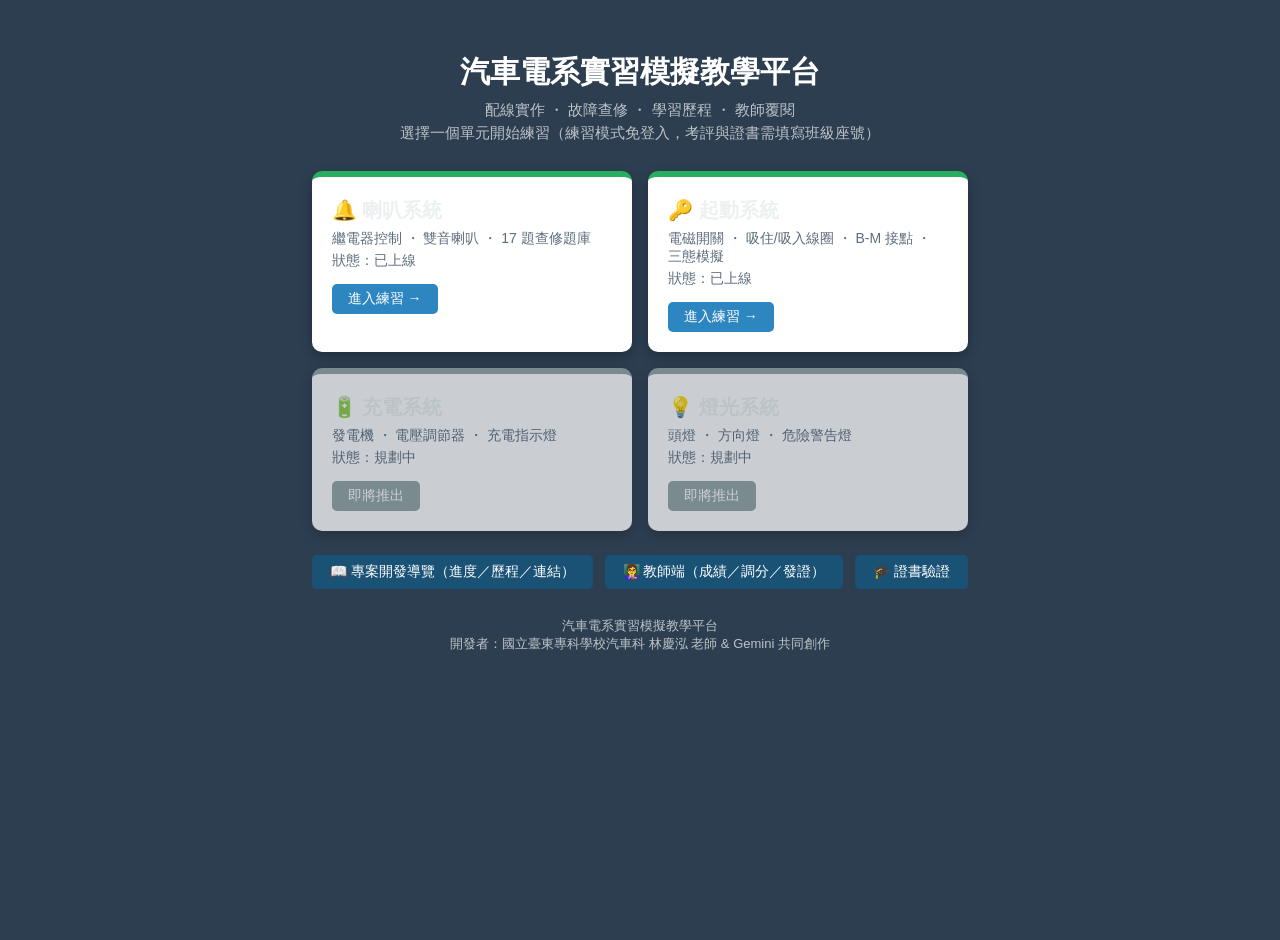
<file: index.html>
<!DOCTYPE html>
<html lang="zh-TW">
<head>
<meta charset="UTF-8">
<meta name="viewport" content="width=device-width, initial-scale=1.0">
<title>汽車電系實習模擬教學平台</title>
<link rel="stylesheet" href="css/style.css">
<style>
    .portal-wrap { max-width: 900px; margin: 0 auto; padding: 32px 16px 48px; }
    .portal-hero { text-align: center; color: #fff; margin-bottom: 28px; }
    .portal-hero h1 { font-size: 30px; margin: 0 0 8px; }
    .portal-hero p { color: #bdc3c7; margin: 4px 0; font-size: 15px; }
    .unit-grid { display: grid; grid-template-columns: repeat(auto-fit, minmax(240px, 1fr)); gap: 16px; margin-bottom: 24px; }
    .unit-card { display: block; background: #fff; border-radius: 10px; padding: 20px; text-decoration: none; color: #2c3e50; box-shadow: 0 4px 12px rgba(0,0,0,0.25); border-top: 6px solid #2e86c1; transition: transform 0.15s; }
    .unit-card:hover { transform: translateY(-3px); }
    .unit-card h2 { margin: 0 0 6px; font-size: 20px; }
    .unit-card p { margin: 4px 0; font-size: 14px; color: #5d6d7e; }
    .unit-card .go { display: inline-block; margin-top: 10px; background: #2e86c1; color: #fff; font-size: 14px; padding: 6px 16px; border-radius: 5px; }
    .unit-card.done { border-top-color: #27ae60; }
    .unit-card.soon { border-top-color: #95a5a6; opacity: 0.75; cursor: default; }
    .unit-card.soon:hover { transform: none; }
    .unit-card.soon .go { background: #95a5a6; }
    .portal-links { display: flex; gap: 12px; justify-content: center; flex-wrap: wrap; }
    .portal-links a { color: #fff; background: #1a5276; text-decoration: none; font-size: 14px; padding: 8px 18px; border-radius: 5px; }
    .portal-links a:hover { background: #2e86c1; }
    .portal-foot { text-align: center; color: #bdc3c7; font-size: 13px; margin-top: 28px; }
</style>
</head>
<body>
<div class="portal-wrap">
    <div class="portal-hero">
        <h1>汽車電系實習模擬教學平台</h1>
        <p>配線實作 ・ 故障查修 ・ 學習歷程 ・ 教師覆閱</p>
        <p>選擇一個單元開始練習（練習模式免登入，考評與證書需填寫班級座號）</p>
    </div>
    <div class="unit-grid">
        <a class="unit-card done" href="units/horn/">
            <h2>🔔 喇叭系統</h2>
            <p>繼電器控制 ・ 雙音喇叭 ・ 17 題查修題庫</p>
            <p>狀態：已上線</p>
            <span class="go">進入練習 →</span>
        </a>
        <a class="unit-card done" href="units/start/">
            <h2>🔑 起動系統</h2>
            <p>電磁開關 ・ 吸住/吸入線圈 ・ B-M 接點 ・ 三態模擬</p>
            <p>狀態：已上線</p>
            <span class="go">進入練習 →</span>
        </a>
        <div class="unit-card soon">
            <h2>🔋 充電系統</h2>
            <p>發電機 ・ 電壓調節器 ・ 充電指示燈</p>
            <p>狀態：規劃中</p>
            <span class="go">即將推出</span>
        </div>
        <div class="unit-card soon">
            <h2>💡 燈光系統</h2>
            <p>頭燈 ・ 方向燈 ・ 危險警告燈</p>
            <p>狀態：規劃中</p>
            <span class="go">即將推出</span>
        </div>
    </div>
    <div class="portal-links">
        <a href="project-guide.html">📖 專案開發導覽（進度／歷程／連結）</a>
        <a href="teacher.html">👩‍🏫 教師端（成績／調分／發證）</a>
        <a href="verify.html">🎓 證書驗證</a>
    </div>
    <div class="portal-foot">
        <div>汽車電系實習模擬教學平台</div>
        <div>開發者：國立臺東專科學校汽車科 林慶泓 老師 &amp; Gemini 共同創作</div>
    </div>
</div>
</body>
</html>
</file>
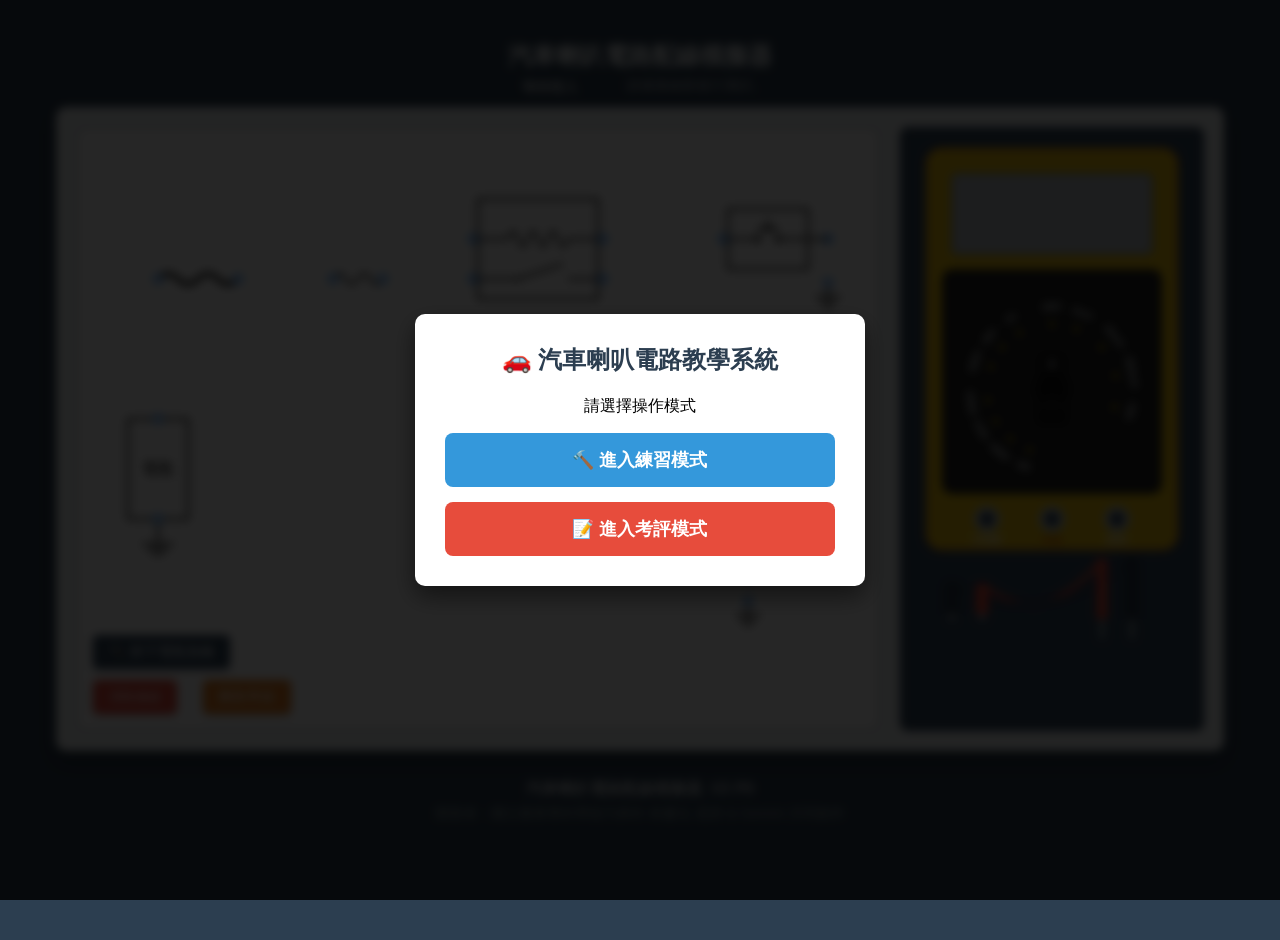
<file: units/horn/index.html>
<!DOCTYPE html>
<html lang="zh-TW">
<head>
    <meta charset="UTF-8">
    <meta name="viewport" content="width=device-width, initial-scale=1">
    <title>汽車喇叭電路配線模擬器_V1版</title>
    <link rel="stylesheet" href="../../css/style.css">
</head>
<body>

    <div id="loginModal" class="modal-overlay">
        <div class="modal-box">
            <h2>🚗 汽車喇叭電路教學系統</h2>
            <div id="stepSelectMode">
                <p>請選擇操作模式</p>
                <div class="mode-selection-btns">
                    <button class="btn-mode btn-practice" onclick="choosePracticeMode()">🔨 進入練習模式</button>
                    <button class="btn-mode btn-exam" onclick="chooseExamMode()">📝 進入考評模式</button>
                </div>
            </div>
            <div id="stepLogin" class="hidden">
                <p>請輸入班級代號與座號（不收集姓名）</p>
                <form id="loginForm">
                    <div class="form-group"><label>班級代號</label><input type="text" id="inputClass" maxlength="30" autocomplete="off" required></div>
                    <div class="form-group"><label>座號</label><input type="number" id="inputSeat" min="1" max="999" step="1" required></div>
                    <div class="form-group">
                        <label>試卷別</label>
                        <select id="inputPaper">
                            <option value="A">A 卷</option>
                            <option value="B">B 卷</option>
                            <option value="C">C 卷</option>
                            <option value="D">D 卷</option>
                            <option value="E">E 卷</option>
                        </select>
                    </div>
                    <div class="form-group">
                        <label>難度</label>
                        <select id="inputLevel">
                            <option value="basic">基礎（單一故障・有提示）</option>
                            <option value="standard">標準（單一故障）</option>
                            <option value="challenge">挑戰（複合故障・分段維修）</option>
                        </select>
                    </div>
                    <button type="submit" class="btn-primary">開始考評</button>
                    <button type="button" class="btn-back" onclick="backToModeSelect()">返回上一頁</button>
                </form>
            </div>
        </div>
    </div>

    <div id="quizModal" class="modal-overlay hidden">
        <div class="modal-box">
            <h2>📝 提交診斷報告</h2>
            <p id="quizHint">請根據檢測結果，選擇電路的故障原因：</p>
            <div class="radio-group" id="quizSingle">
                <div class="radio-item"><label><input type="radio" name="diagnosis" value="normal"> 電路功能正常</label></div>
                <div class="radio-item"><label><input type="radio" name="diagnosis" value="fuse_link_open"> 易熔絲斷路</label></div>
                <div class="radio-item"><label><input type="radio" name="diagnosis" value="fuse_open"> 保險絲斷路</label></div>
                <div class="radio-item"><label><input type="radio" name="diagnosis" value="relay_coil_open"> 繼電器線圈斷路 (85-86)</label></div>
                <div class="radio-item"><label><input type="radio" name="diagnosis" value="relay_switch_fail"> 繼電器開關接點故障 (30-87)</label></div>
                <div class="radio-item"><label><input type="radio" name="diagnosis" value="btn_open"> 按鈕開關內部斷路</label></div>
                <div class="radio-item"><label><input type="radio" name="diagnosis" value="horn1_open"> 上喇叭內部線圈斷路</label></div>
                <div class="radio-item"><label><input type="radio" name="diagnosis" value="horn2_open"> 下喇叭內部線圈斷路</label></div>
            </div>
            <div id="quizMulti" class="hidden">
                <p><strong>本題為複合故障</strong>：已維修階段由系統自動帶入，請勾選<strong>所有</strong>找出的故障（含已修復）：</p>
                <div class="radio-group" id="quizMultiFaults"></div>
                <p><strong>關鍵量測證據</strong>（至少勾選 2 個支持你診斷的量測點）：</p>
                <div class="radio-group" id="quizEvidence"></div>
            </div>
            <button id="confirmSubmitBtn" class="btn-primary">確認送出</button>
            <button id="cancelSubmitBtn" style="margin-top:10px; background:#95a5a6; border:none; padding:8px; width:100%; border-radius:5px; cursor:pointer; color:white;">取消</button>
        </div>
    </div>

    <div id="repairModal" class="modal-overlay hidden">
        <div class="modal-box">
            <h2>🔧 申請維修</h2>
            <div id="repairStages" style="text-align:left; background:#ecf0f1; padding:10px; border-radius:5px; margin-bottom:12px;"></div>
            <p>選擇更換的零件（選錯會記試誤一次）：</p>
            <div class="radio-group" id="repairList"></div>
            <p id="repairMsg" style="min-height:24px; font-weight:bold;"></p>
            <button id="cancelRepairBtn" style="margin-top:6px; background:#95a5a6; border:none; padding:8px; width:100%; border-radius:5px; cursor:pointer; color:white;">關閉</button>
        </div>
    </div>

    <div id="resultModal" class="modal-overlay hidden">
        <div class="modal-box">
            <h2 id="resultTitle">診斷結果</h2>
            <p id="resultText"></p>
            <div id="resultDetails" style="text-align:left; background:#ecf0f1; padding:10px; border-radius:5px; margin-bottom:20px;"></div>
            <div class="result-actions">
                <button onclick="exportSubmission()" class="btn-upload">📦 匯出提交檔</button>
                <button onclick="uploadResult()" class="btn-cloud">☁️ 上傳成績</button>
                <button onclick="downloadCSV()" class="btn-download">💾 下載成績檔（交給老師）</button>
                <button onclick="location.reload()" class="btn-restart">🔄 重新開始</button>
            </div>
        </div>
    </div>

    <h2>汽車喇叭電路配線模擬器</h2>
    <div class="status-bar">
        <span id="modeDisplay" class="mode-indicator">等待登入</span>
        <span id="studentDisplay"></span>
        <span id="statusMsg">請連接線路進行測試。</span>
    </div>

    <p id="meterSafety" role="alert" class="meter-safety hidden"></p>
    <div class="main-layout">
        <div class="circuit-area">
            <svg id="circuitSvg" width="800" height="500" viewBox="0 0 800 500">
                <g id="wire-layer"></g>
                <defs>
                    <g id="std-ground"><line x1="0" y1="0" x2="0" y2="20" stroke="black" stroke-width="2"/><line x1="-15" y1="20" x2="15" y2="20" style="stroke:#000;stroke-width:2;stroke-linecap:round;"/><line x1="-10" y1="25" x2="10" y2="25" style="stroke:#000;stroke-width:2;stroke-linecap:round;"/><line x1="-5" y1="30" x2="5" y2="30" style="stroke:#000;stroke-width:2;stroke-linecap:round;"/></g>
                    <g id="wifi-icon-template"><path class="wifi-arc arc1" d="M 0 -12 Q 16 0 0 12" stroke-width="4"/><path class="wifi-arc arc2" d="M 10 -24 Q 36 0 10 24" stroke-width="4"/><path class="wifi-arc arc3" d="M 20 -36 Q 56 0 20 36" stroke-width="4"/></g>
                </defs>
                <g id="battery" transform="translate(50, 290)"><rect width="60" height="100" class="component-body"/><text x="30" y="50" class="text-label" dominant-baseline="middle" text-anchor="middle" dy="1">電瓶</text><circle cx="30" cy="0" r="4" class="conn-point" data-id="bat_pos"/><circle cx="30" cy="100" r="4" class="conn-point" data-id="bat_neg"/><use href="#std-ground" x="30" y="105"/></g>
                
                <g id="fusible_link" transform="translate(80, 140)"><path id="path_fusible_link" d="M0,10 Q10,0 20,10 T40,10 T60,10 T80,10" class="fusible-link-wire"/><circle cx="0" cy="10" r="4" class="conn-point" data-id="fuse_link_in"/><circle cx="80" cy="10" r="4" class="conn-point" data-id="fuse_link_out"/></g>
                <g id="fuse" transform="translate(255, 140)"><path id="path_fuse" d="M0,10 Q6.25,0 12.5,10 T25,10 T37.5,10 T50,10" class="component-internal"/><circle cx="0" cy="10" r="4" class="conn-point" data-id="fuse_in"/><circle cx="50" cy="10" r="4" class="conn-point" data-id="fuse_out"/></g>
                
                <g id="relay" transform="translate(400, 70)">
                    <rect width="120" height="100" class="component-body"/>
                    <line id="path_relay_coil_1" x1="-5" y1="40" x2="30" y2="40" class="relay-coil-path"/><path id="path_relay_coil_2" d="M30,40 Q35,25 40,40 Q45,55 50,40 Q55,25 60,40 Q65,55 70,40 Q75,25 80,40 Q85,55 90,40" class="relay-coil-path" fill="none"/><line id="path_relay_coil_3" x1="90" y1="40" x2="125" y2="40" class="relay-coil-path"/>
                    <line id="path_relay_sw_1" x1="-5" y1="80" x2="40" y2="80" class="relay-switch-path"/><line id="path_relay_sw_2" x1="90" y1="80" x2="125" y2="80" class="relay-switch-path"/><line x1="40" y1="80" x2="85" y2="65" class="relay-switch-blade"/><circle cx="40" cy="80" r="2" fill="black"/>
                    <circle cx="-5" cy="40" r="4" class="conn-point" data-id="relay_86"/><circle cx="125" cy="40" r="4" class="conn-point" data-id="relay_85"/><circle cx="-5" cy="80" r="4" class="conn-point" data-id="relay_30"/><circle cx="125" cy="80" r="4" class="conn-point" data-id="relay_87"/>
                </g>
                <g id="button" transform="translate(650, 80)">
                    <rect width="80" height="60" class="component-body" pointer-events="none"/><line x1="-5" y1="30" x2="30" y2="30" class="component-internal" pointer-events="none"/><line x1="50" y1="30" x2="85" y2="30" class="component-internal" pointer-events="none"/><g class="btn-plunger"><line x1="30" y1="20" x2="50" y2="20" stroke="black" stroke-width="3" pointer-events="none"/><line x1="40" y1="20" x2="40" y2="10" stroke="black" stroke-width="2" pointer-events="none"/></g>
                    <circle cx="30" cy="30" r="3" fill="black" pointer-events="none"/><circle cx="50" cy="30" r="3" fill="black" pointer-events="none"/><circle cx="-5" cy="30" r="4" class="conn-point" data-id="btn_in"/><circle cx="100" cy="30" r="4" class="conn-point" data-id="btn_out"/>
                    <line x1="85" y1="30" x2="100" y2="30" stroke="black" stroke-width="2" pointer-events="none"/><circle cx="100" cy="74" r="4" class="conn-point" data-id="btn_chassis"/><line x1="100" y1="78" x2="100" y2="88" stroke="black" stroke-width="2" pointer-events="none"/><line x1="88" y1="88" x2="112" y2="88" stroke="black" stroke-width="2" stroke-linecap="round" pointer-events="none"/><line x1="93" y1="93" x2="107" y2="93" stroke="black" stroke-width="2" stroke-linecap="round" pointer-events="none"/><line x1="97" y1="98" x2="103" y2="98" stroke="black" stroke-width="2" stroke-linecap="round" pointer-events="none"/><rect id="btn-hitbox" x="20" y="10" width="40" height="40" fill="transparent" />
                </g>
                <g id="horn1" transform="translate(650, 190)">
                    <path d="M20,20 L60,0 L60,80 L20,60 L0,60 L0,20 Z" class="component-body"/><path d="M60,20 Q80,40 60,60" fill="none" stroke="black" stroke-width="2"/><circle cx="0" cy="40" r="4" class="conn-point" data-id="horn1_in"/>
                    <line x1="20" y1="60" x2="20" y2="86" stroke="black" stroke-width="2" /><circle cx="20" cy="90" r="4" class="conn-point" data-id="horn1_gnd"/><circle cx="20" cy="112" r="4" class="conn-point" data-id="horn1_chassis"/><line x1="20" y1="116" x2="20" y2="126" stroke="black" stroke-width="2"/><line x1="8" y1="126" x2="32" y2="126" stroke="black" stroke-width="2" stroke-linecap="round"/><line x1="13" y1="131" x2="27" y2="131" stroke="black" stroke-width="2" stroke-linecap="round"/><line x1="17" y1="136" x2="23" y2="136" stroke="black" stroke-width="2" stroke-linecap="round"/><g class="wifi-signal" transform="translate(70, 40)"><use href="#wifi-icon-template"/></g>
                </g>
                <g id="horn2" transform="translate(650, 360)">
                    <path d="M20,20 L60,0 L60,80 L20,60 L0,60 L0,20 Z" class="component-body"/><path d="M60,20 Q80,40 60,60" fill="none" stroke="black" stroke-width="2"/><circle cx="0" cy="40" r="4" class="conn-point" data-id="horn2_in"/>
                    <line x1="20" y1="60" x2="20" y2="86" stroke="black" stroke-width="2" /><circle cx="20" cy="90" r="4" class="conn-point" data-id="horn2_gnd"/><circle cx="20" cy="112" r="4" class="conn-point" data-id="horn2_chassis"/><line x1="20" y1="116" x2="20" y2="126" stroke="black" stroke-width="2"/><line x1="8" y1="126" x2="32" y2="126" stroke="black" stroke-width="2" stroke-linecap="round"/><line x1="13" y1="131" x2="27" y2="131" stroke="black" stroke-width="2" stroke-linecap="round"/><line x1="17" y1="136" x2="23" y2="136" stroke="black" stroke-width="2" stroke-linecap="round"/><g class="wifi-signal" transform="translate(70, 40)"><use href="#wifi-icon-template"/></g>
                </g>
            </svg>
            <button id="clearBtn" class="clear-btn">清除連線</button>
            <button id="deleteWireBtn" class="del-btn" onclick="toggleDeleteMode()">刪除單線</button>
            <button id="isolateBtn" class="iso-btn" onclick="toggleBatteryIsolation()" title="量電阻前先斷電，學生配線會保留">🔌 拆下電瓶負極</button>
            <div class="controls-container">
                <button id="faultBtn" class="action-btn btn-fault hidden">故障設定</button>
                <button id="toExamBtn" class="action-btn btn-switch hidden" onclick="switchModeToExam()">切換至考評模式</button>
                <button id="submitAnswerBtn" class="action-btn btn-submit hidden">繳交診斷報告</button>
                <button id="repairBtn" class="action-btn btn-repair hidden">申請維修</button>
                <button id="toPracticeBtn" class="action-btn btn-switch hidden" onclick="switchModeToPractice()">切換至練習模式</button>
                <button id="setupGuideBtn" class="action-btn btn-guide hidden" onclick="openSetupGuide()">☁️ 雲端設定教學</button>
                <button id="oemBtn" class="action-btn btn-oem hidden" onclick="OEM.toggle()">📖 線路圖</button>
            </div>
        </div>

        <div class="meter-area">
            <svg id="meterSvg" width="300" height="600" viewBox="0 0 300 600">
                <defs>
                    <g id="plug-red"><rect x="-6" y="-15" width="12" height="30" rx="3" fill="#e74c3c" stroke="#c0392b" stroke-width="1"/><circle cx="0" cy="18" r="3" fill="#bdc3c7"/></g>
                    <g id="plug-black"><rect x="-6" y="-15" width="12" height="30" rx="3" fill="#2c3e50" stroke="#000" stroke-width="1"/><circle cx="0" cy="18" r="3" fill="#bdc3c7"/></g>
                    <g id="probe-handle-red"><rect x="-5" y="-40" width="10" height="60" rx="2" fill="#e74c3c" stroke="#c0392b"/><rect x="-2" y="20" width="4" height="20" fill="#95a5a6"/></g>
                    <g id="probe-handle-black"><rect x="-5" y="-40" width="10" height="60" rx="2" fill="#2c3e50" stroke="#000"/><rect x="-2" y="20" width="4" height="20" fill="#95a5a6"/></g>
                </defs>
                <g id="multimeter" transform="translate(25, 20)">
                    <rect x="0" y="0" width="250" height="400" class="meter-body"/>
                    <rect x="15" y="120" width="220" height="225" rx="10" class="meter-face-plate"/>
                    <rect x="25" y="25" width="200" height="80" rx="5" class="meter-screen"/>
                    <text id="meter-display" x="210" y="85" text-anchor="end" font-size="40" class="meter-text" fill="#2c3e50"></text>
                    <g id="meter-scales" transform="translate(125, 240)"></g>
                    <g id="meter-knob" transform="translate(125, 240)">
                        <path d="M -12 -35 L 12 -35 L 15 35 L -15 35 Z" rx="10" class="meter-knob-body" /><circle cx="0" cy="0" r="18" class="meter-knob-body"/><circle cx="0" cy="-25" r="3" class="meter-knob-indicator"/><line x1="-5" y1="10" x2="5" y2="10" class="meter-knob-grip"/><line x1="-8" y1="15" x2="8" y2="15" class="meter-knob-grip"/><line x1="-10" y1="20" x2="10" y2="20" class="meter-knob-grip"/>
                    </g>
                    <g id="jack-com" transform="translate(60, 370)"><circle cx="0" cy="0" r="12" class="meter-jack"/><circle cx="0" cy="0" r="8" class="meter-jack-inner"/><text x="0" y="25" text-anchor="middle" font-size="12" font-weight="bold" fill="#ecf0f1">COM</text></g>
                    <g id="jack-volts" transform="translate(125, 370)"><circle cx="0" cy="0" r="12" class="meter-jack"/><circle cx="0" cy="0" r="8" class="meter-jack-inner"/><text x="0" y="25" text-anchor="middle" font-size="12" font-weight="bold" fill="#d35400">V/Ω</text></g>
                    <g id="jack-amps" transform="translate(190, 370)"><circle cx="0" cy="0" r="12" class="meter-jack"/><circle cx="0" cy="0" r="8" class="meter-jack-inner"/><text x="0" y="25" text-anchor="middle" font-size="12" font-weight="bold" fill="#ecf0f1">20A</text></g>
                </g>
                <path id="wire-red" d="M 0 0" stroke="#e74c3c" stroke-width="4" fill="none" />
                <path id="wire-black" d="M 0 0" stroke="#2c3e50" stroke-width="4" fill="none" />
                <g id="plug-red-obj" transform="translate(80, 470)" class="probe-plug"><use href="#plug-red"/></g>
                <g id="plug-black-obj" transform="translate(50, 470)" class="probe-plug"><use href="#plug-black"/></g>
                <g id="tip-red-obj" transform="translate(200, 470)" class="probe-tip"><use href="#probe-handle-red"/></g>
                <g id="tip-black-obj" transform="translate(230, 470)" class="probe-tip"><use href="#probe-handle-black"/></g>
            </svg>
        </div>

        <div id="oemFloat" class="hidden">
            <div id="oemHead"><span>📖 查修參考</span><span><button class="oem-tab active" data-tab="diagram" onclick="OEM.tab('diagram')">線路圖</button><button class="oem-tab" data-tab="values" onclick="OEM.tab('values')">正常值</button><button onclick="OEM.zoom(40)">＋</button><button onclick="OEM.zoom(-40)">－</button><button onclick="OEM.minimize()">_</button><button onclick="OEM.toggle(false)">×</button></span></div>
            <div id="oemBody">
                <div id="oemTabDiagram"><img src="./oem-diagram.svg?v=2" alt="喇叭系統原廠線路圖"></div>
                <div id="oemTabValues" class="hidden">
                    <p>本表為教學模型參考值，實車依車型維修手冊判斷。量電阻前須斷電並隔離元件。</p>
                    <table class="oem-values">
                        <tr><th>量測點</th><th>正常值</th><th>檔位</th></tr>
                        <tr><td>電瓶開路電壓</td><td>12V</td><td>DCV 20V</td></tr>
                        <tr><td>保險絲前後端（對搭鐵）</td><td>12V</td><td>DCV 20V</td></tr>
                        <tr><td>繼電器線圈 85-86</td><td>80Ω（斷電量）</td><td>Ω 200</td></tr>
                        <tr><td>繼電器接點 30-87（吸合）</td><td>0.1Ω</td><td>Ω 200</td></tr>
                        <tr><td>上/下喇叭線圈</td><td>4Ω（斷電量）</td><td>Ω 200</td></tr>
                        <tr><td>按鈕開關（按下）</td><td>導通 0.1Ω</td><td>Ω 200</td></tr>
                        <tr><td>主迴路壓降</td><td>＜0.5V</td><td>DCV 20V</td></tr>
                    </table>
                </div>
            </div>
        </div>
        
        <div id="faultPanel">
            <h3>🔩 故障設定 (練習模式)</h3>
            <div class="fgroup"><h4>電源段</h4>
            <label class="fpick"><input type="radio" name="faultpick" value="normal" checked onchange="setFault()">電路正常</label>
            <label class="fpick"><input type="radio" name="faultpick" value="fuse_link_open" onchange="setFault()">易熔絲斷路</label>
            <label class="fpick"><input type="radio" name="faultpick" value="fuse_open" onchange="setFault()">保險絲斷路</label>
            <label class="fpick"><input type="radio" name="faultpick" value="wireA_open" onchange="setFault()">線束A斷（電瓶→保險絲段配線）</label>
            </div>
            <div class="fgroup"><h4>控制段</h4>
            <label class="fpick"><input type="radio" name="faultpick" value="relay_coil_open" onchange="setFault()">繼電器線圈斷路</label>
            <label class="fpick"><input type="radio" name="faultpick" value="relay_switch_fail" onchange="setFault()">繼電器接點故障</label>
            <label class="fpick"><input type="radio" name="faultpick" value="btn_open" onchange="setFault()">按鈕開關斷路</label>
            </div>
            <div class="fgroup"><h4>負載段</h4>
            <label class="fpick"><input type="radio" name="faultpick" value="horn1_open" onchange="setFault()">上喇叭斷路</label>
            <label class="fpick"><input type="radio" name="faultpick" value="horn2_open" onchange="setFault()">下喇叭斷路</label>
            <label class="fpick"><input type="radio" name="faultpick" value="wireB_open" onchange="setFault()">線束B斷（繼電器→按鈕段配線）</label>
            <label class="fpick"><input type="radio" name="faultpick" value="wireC_open" onchange="setFault()">線束C斷（下喇叭→搭鐵配線）</label>
            </div>
            <button id="faultClearBtn" onclick="clearFault()">清除故障</button>
        </div>
    </div>

    <div class="footer">
        <div class="version">汽車喇叭電路配線模擬器_V2 P0</div>
        <div>開發者：國立臺東專科學校汽車科 林慶泓 老師 & Gemini 共同創作</div>
    </div>

    <script src="../../shared/js/config.js"></script>
    <script src="./exam_bank.js"></script>
    <script src="../../shared/js/logger.js"></script>
    <script src="../../shared/js/submission.js"></script>
    <script src="../../shared/js/oem.js"></script>
    <script src="../../shared/js/assessment.js"></script>
    <script src="../../shared/js/app.js"></script>
</body>
</html>
</file>
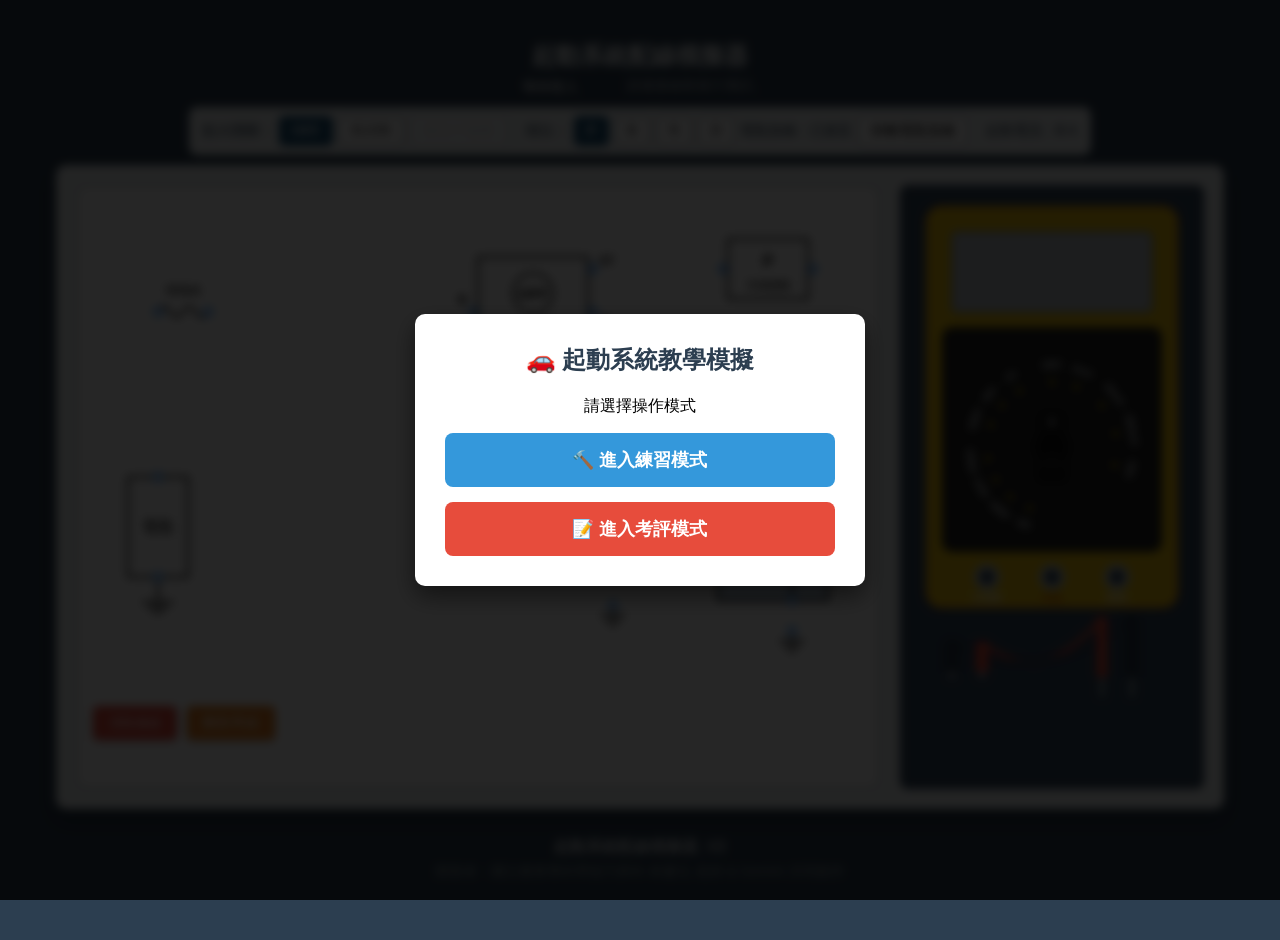
<file: units/start/index.html>
<!DOCTYPE html>
<html lang="zh-TW">
<head>
    <meta charset="UTF-8">
    <meta name="viewport" content="width=device-width, initial-scale=1">
    <title>起動系統配線模擬器_V2</title>
    <link rel="stylesheet" href="../../css/style.css">
</head>
<body>

    <div id="loginModal" class="modal-overlay">
        <div class="modal-box">
            <h2>🚗 起動系統教學模擬</h2>
            <div id="stepSelectMode">
                <p>請選擇操作模式</p>
                <div class="mode-selection-btns">
                    <button class="btn-mode btn-practice" onclick="choosePracticeMode()">🔨 進入練習模式</button>
                    <button class="btn-mode btn-exam" onclick="chooseExamMode()">📝 進入考評模式</button>
                </div>
            </div>
            <div id="stepLogin" class="hidden">
                <p>請輸入班級代號與座號（不收集姓名）</p>
                <form id="loginForm">
                    <div class="form-group"><label>班級代號</label><input type="text" id="inputClass" maxlength="30" autocomplete="off" required></div>
                    <div class="form-group"><label>座號</label><input type="number" id="inputSeat" min="1" max="999" step="1" required></div>
                    <div class="form-group">
                        <label>試卷別</label>
                        <select id="inputPaper">
                            <option value="A">A 卷</option>
                            <option value="B">B 卷</option>
                            <option value="C">C 卷</option>
                            <option value="D">D 卷</option>
                            <option value="E">E 卷</option>
                        </select>
                    </div>
                    <div class="form-group">
                        <label>難度</label>
                        <select id="inputLevel">
                            <option value="basic">基礎（單一故障・有提示）</option>
                            <option value="standard">標準（單一故障）</option><option value="challenge">挑戰 C 軌（複合故障與分段維修）</option>
                        </select>
                        <p style="font-size:12px;color:#7f8c8d;">挑戰（複合故障）第二輪開放</p>
                    </div>
                    <button type="submit" class="btn-primary">開始考評</button>
                    <button type="button" class="btn-back" onclick="backToModeSelect()">返回上一頁</button>
                </form>
            </div>
        </div>
    </div>

    <div id="quizModal" class="modal-overlay hidden">
        <div class="modal-box">
            <h2>📝 提交診斷報告</h2>
            <p id="quizHint">請根據檢測結果，選擇電路的故障原因：</p>
            <div class="radio-group" id="quizSingle">
                <div class="radio-item"><label><input type="radio" name="diagnosis" value="normal"> 電路功能正常</label></div>
                <div class="radio-item"><label><input type="radio" name="diagnosis" value="fuse_open"> 保險絲斷路</label></div>
                <div class="radio-item"><label><input type="radio" name="diagnosis" value="battB_open"> B主電源線斷路（保險絲→電磁B）</label></div>
                <div class="radio-item"><label><input type="radio" name="diagnosis" value="ns_open"> 空檔開關故障</label></div>
                <div class="radio-item"><label><input type="radio" name="diagnosis" value="solHold_open"> 吸住線圈斷路</label></div>
                <div class="radio-item"><label><input type="radio" name="diagnosis" value="solPull_open"> 吸入線圈斷路</label></div>
                <div class="radio-item"><label><input type="radio" name="diagnosis" value="bm_fail"> B-M接點燒蝕</label></div>
                <div class="radio-item"><label><input type="radio" name="diagnosis" value="mot_open"> 馬達本體斷路</label></div>
            </div>
            <div id="quizMulti" class="hidden">
                <p><strong>本題為複合故障</strong>：已維修階段由系統自動帶入，請勾選<strong>所有</strong>找出的故障（含已修復）：</p>
                <div class="radio-group" id="quizMultiFaults"></div>
                <p><strong>關鍵量測證據</strong>（至少勾選 2 個支持你診斷的量測點）：</p>
                <div class="radio-group" id="quizEvidence"></div>
            </div>
            <button id="confirmSubmitBtn" class="btn-primary">確認送出</button>
            <button id="cancelSubmitBtn" style="margin-top:10px; background:#95a5a6; border:none; padding:8px; width:100%; border-radius:5px; cursor:pointer; color:white;">取消</button>
        </div>
    </div>

    <div id="repairModal" class="modal-overlay hidden">
        <div class="modal-box">
            <h2>🔧 申請維修</h2>
            <div id="repairStages" style="text-align:left; background:#ecf0f1; padding:10px; border-radius:5px; margin-bottom:12px;"></div>
            <p>選擇更換的零件（選錯會記試誤一次）：</p>
            <div class="radio-group" id="repairList"></div>
            <p id="repairMsg" style="min-height:24px; font-weight:bold;"></p>
            <button id="cancelRepairBtn" style="margin-top:6px; background:#95a5a6; border:none; padding:8px; width:100%; border-radius:5px; cursor:pointer; color:white;">關閉</button>
        </div>
    </div>

    <div id="resultModal" class="modal-overlay hidden">
        <div class="modal-box">
            <h2 id="resultTitle">診斷結果</h2>
            <p id="resultText"></p>
            <div id="resultDetails" style="text-align:left; background:#ecf0f1; padding:10px; border-radius:5px; margin-bottom:20px;"></div>
            <div class="result-actions">
                <button onclick="exportSubmission()" class="btn-upload">📦 匯出提交檔</button>
                <button onclick="uploadResult()" class="btn-cloud">☁️ 上傳成績</button>
                <button onclick="downloadCSV()" class="btn-download">💾 下載成績檔（交給老師）</button>
                <button onclick="location.reload()" class="btn-restart">🔄 重新開始</button>
            </div>
        </div>
    </div>

    <h2>起動系統配線模擬器</h2>
    <div class="status-bar">
        <span id="modeDisplay" class="mode-indicator">等待登入</span>
        <span id="studentDisplay"></span>
        <span id="statusMsg">請連接線路進行測試。</span>
    </div>
    <div class="control-bar">
        <span>點火開關：</span><button id="igOffBtn" class="ctl-btn active" onclick="setIgnition('OFF')">OFF</button><button id="igOnBtn" class="ctl-btn" onclick="setIgnition('IG')">IG/ON</button><button id="igStBtn" class="ctl-btn" disabled>按住ST啟動</button>
        <span style="margin-left:12px">檔位：</span><button class="ctl-btn gear active" data-g="P" onclick="setGear('P')">P</button><button class="ctl-btn gear" data-g="R" onclick="setGear('R')">R</button><button class="ctl-btn gear" data-g="N" onclick="setGear('N')">N</button><button class="ctl-btn gear" data-g="D" onclick="setGear('D')">D</button>
        <span id="batteryStatus" role="status">電瓶負極：已接妥</span>
        <button id="isolatePowerBtn" class="ctl-btn" onclick="toggleRepairPower()">拆離電瓶負極</button>
        <span style="margin-left:12px">起動電流：<strong id="crankAmps">0</strong> A</span>
    </div>

    <p id="meterSafety" role="alert" class="meter-safety hidden"></p>
    <div class="main-layout">
        <div class="circuit-area">
            <svg id="circuitSvg" width="800" height="500" viewBox="0 0 800 500">
                <g id="wire-layer"></g>
                <defs>
                    <g id="std-ground"><line x1="0" y1="0" x2="0" y2="20" stroke="black" stroke-width="2"/><line x1="-15" y1="20" x2="15" y2="20" style="stroke:#000;stroke-width:2;stroke-linecap:round;"/><line x1="-10" y1="25" x2="10" y2="25" style="stroke:#000;stroke-width:2;stroke-linecap:round;"/><line x1="-5" y1="30" x2="5" y2="30" style="stroke:#000;stroke-width:2;stroke-linecap:round;"/></g>
                    <g id="wifi-icon-template"><path class="wifi-arc arc1" d="M 0 -12 Q 16 0 0 12" stroke-width="4"/><path class="wifi-arc arc2" d="M 10 -24 Q 36 0 10 24" stroke-width="4"/><path class="wifi-arc arc3" d="M 20 -36 Q 56 0 20 36" stroke-width="4"/></g>
                </defs>
                <g id="battery" transform="translate(50, 290)"><rect width="60" height="100" class="component-body"/><text x="30" y="50" class="text-label" dominant-baseline="middle" text-anchor="middle" dy="1">電瓶</text><circle cx="30" cy="0" r="4" class="conn-point" data-id="bat_pos"/><circle cx="30" cy="100" r="4" class="conn-point" data-id="bat_neg"/><use href="#std-ground" x="30" y="105"/></g>
                
                <g id="fuse" transform="translate(80, 115)"><path id="path_fuse" d="M0,10 Q6.25,0 12.5,10 T25,10 T37.5,10 T50,10" class="component-internal"/><circle cx="0" cy="10" r="4" class="conn-point" data-id="fuse_in"/><circle cx="50" cy="10" r="4" class="conn-point" data-id="fuse_out"/><text x="25" y="-8" text-anchor="middle" font-size="12">保險絲</text></g>
                
                <g id="ignition" transform="translate(400, 70)">
                    <rect width="110" height="80" class="component-body"/>
                    <circle cx="55" cy="36" r="20" fill="#fff" stroke="#000" stroke-width="2"/>
                    <text x="55" y="42" text-anchor="middle" font-size="15" font-weight="bold" id="igPosText">OFF</text>
                    <text x="55" y="72" text-anchor="middle" font-size="12">點火開關</text>
                    <circle cx="-5" cy="55" r="4" class="conn-point" data-id="ig_B"/>
                    <text x="-11" y="47" text-anchor="end" font-size="12" font-weight="bold">B</text>
                    <circle cx="115" cy="55" r="4" class="conn-point" data-id="ig_IG"/>
                    <text x="121" y="69" font-size="12" font-weight="bold">IG</text>
                    <circle cx="115" cy="12" r="4" class="conn-point" data-id="ig_ST"/>
                    <text x="121" y="8" font-size="12" font-weight="bold">ST</text>
                </g>
                <g id="neutral" transform="translate(650, 52)">
                    <rect width="80" height="60" class="component-body"/>
                    <text x="40" y="28" text-anchor="middle" font-size="16" font-weight="bold" id="nsPosText">P</text>
                    <text x="40" y="50" text-anchor="middle" font-size="11">空檔開關</text>
                    <circle cx="-5" cy="30" r="4" class="conn-point" data-id="ns_in"/>
                    <circle cx="85" cy="30" r="4" class="conn-point" data-id="ns_out"/>
                </g>
                <g id="solenoid" transform="translate(380, 240)">
                    <rect width="170" height="135" class="sol-box" fill="#d9ead3" stroke="#000" stroke-width="2"/>
                    <text x="85" y="17" text-anchor="middle" font-size="14" font-weight="bold">電磁開關</text>
                    <circle cx="-5" cy="44" r="4" class="conn-point" data-id="sol_ST"/>
                    <text x="-16" y="36" text-anchor="end" font-size="12" font-weight="bold">ST</text>
                    <line x1="0" y1="44" x2="24" y2="44" stroke="black" stroke-width="2"/>
                    <line x1="12" y1="44" x2="12" y2="73" stroke="black" stroke-width="2"/>
                    <text x="62" y="33" text-anchor="middle" font-size="11">吸住線圈</text>
                    <path id="sol_hold" d="M24,44 Q28,36 32,44 T40,44 T48,44 T56,44 T64,44 T72,44 T80,44 T88,44 T96,44" class="relay-coil-path" fill="none"/>
                    <line x1="96" y1="44" x2="155" y2="44" stroke="black" stroke-width="2"/>
                    <line x1="155" y1="44" x2="155" y2="135" stroke="black" stroke-width="2"/>
                    <circle cx="155" cy="135" r="4" class="conn-point" data-id="sol_G"/>
                    <text x="146" y="148" text-anchor="end" font-size="12" font-weight="bold">G</text>
                    <text x="54" y="61" text-anchor="middle" font-size="11">吸入線圈</text>
                    <line x1="12" y1="73" x2="24" y2="73" stroke="black" stroke-width="2"/>
                    <path id="sol_pull" d="M24,73 Q28,65 32,73 T40,73 T48,73 T56,73 T64,73 T72,73 T80,73 T84,73" class="relay-coil-path" fill="none"/>
                    <line x1="84" y1="73" x2="140" y2="73" stroke="black" stroke-width="2"/>
                    <line x1="140" y1="73" x2="140" y2="108" stroke="black" stroke-width="2"/>
                    <circle cx="140" cy="108" r="2.5" fill="black"/>
                    <circle cx="-5" cy="108" r="4" class="conn-point" data-id="sol_B"/>
                    <text x="-11" y="120" text-anchor="end" font-size="12" font-weight="bold">B</text>
                    <line x1="0" y1="108" x2="50" y2="108" stroke="black" stroke-width="2"/>
                    <line id="sol_blade" x1="50" y1="108" x2="104" y2="83" class="sol-blade"/>
                    <circle cx="50" cy="108" r="2.5" fill="black"/>
                    <circle cx="110" cy="108" r="3" fill="black"/>
                    <line x1="110" y1="108" x2="170" y2="108" stroke="black" stroke-width="2"/>
                    <circle cx="175" cy="108" r="4" class="conn-point" data-id="sol_M"/>
                    <text x="181" y="100" font-size="12" font-weight="bold">M</text>
                    <circle cx="155" cy="178" r="4" class="conn-point" data-id="sol_chassis"/>
                    <line x1="155" y1="182" x2="155" y2="188" stroke="black" stroke-width="2"/><line x1="143" y1="188" x2="167" y2="188" stroke="black" stroke-width="2" stroke-linecap="round"/><line x1="148" y1="193" x2="162" y2="193" stroke="black" stroke-width="2" stroke-linecap="round"/><line x1="152" y1="198" x2="158" y2="198" stroke="black" stroke-width="2" stroke-linecap="round"/>
                </g>
                <g id="starterMotor" transform="translate(640, 288)">
                    <rect width="110" height="125" class="mot-box" fill="#cfe2f3" stroke="#000" stroke-width="2"/>
                    <text x="55" y="17" text-anchor="middle" font-size="13" font-weight="bold">馬達本體</text>
                    <circle cx="-5" cy="60" r="4" class="conn-point" data-id="mot_M"/>
                    <text x="-11" y="72" text-anchor="end" font-size="12" font-weight="bold">M</text>
                    <line x1="0" y1="60" x2="16" y2="60" stroke="black" stroke-width="2"/>
                    <text x="32" y="50" text-anchor="middle" font-size="10">磁場線圈</text>
                    <path d="M16,60 Q20,52 24,60 T32,60 T40,60 T48,60" fill="none" stroke="black" stroke-width="2"/>
                    <line x1="48" y1="60" x2="62" y2="66" stroke="black" stroke-width="2"/>
                    <circle cx="74" cy="70" r="12" fill="#fff" stroke="#000" stroke-width="2"/>
                    <text x="74" y="74" text-anchor="middle" font-size="12" font-weight="bold">M</text>
                    <text x="68" y="96" text-anchor="end" font-size="10">電樞線圈</text>
                    <line x1="74" y1="82" x2="74" y2="125" stroke="black" stroke-width="2"/>
                    <circle cx="74" cy="125" r="4" class="conn-point" data-id="mot_gnd"/>
                    <rect id="pinionGear" x="31" y="-34" width="28" height="12" rx="2" fill="#7f8c8d" stroke="#000" stroke-width="1" visibility="hidden"><title>起動齒輪，電磁開關吸合時嚙合</title></rect>
                    <g id="motSpin" visibility="hidden"><path d="M23,-40 A12,12 0 0 0 23,-16" fill="none" stroke="#e67e22" stroke-width="3"/><path d="M67,-40 A12,12 0 0 1 67,-16" fill="none" stroke="#e67e22" stroke-width="3"/></g>
                    <circle cx="74" cy="156" r="4" class="conn-point" data-id="mot_chassis"/>
                    <line x1="74" y1="160" x2="74" y2="166" stroke="black" stroke-width="2"/><line x1="62" y1="166" x2="86" y2="166" stroke="black" stroke-width="2" stroke-linecap="round"/><line x1="67" y1="171" x2="81" y2="171" stroke="black" stroke-width="2" stroke-linecap="round"/><line x1="71" y1="176" x2="77" y2="176" stroke="black" stroke-width="2" stroke-linecap="round"/>
                </g>
            </svg>
            <p id="repairGuide" class="hidden" role="status"></p>
            <div class="controls-container start-controls">
            <button id="clearBtn" class="clear-btn">清除連線</button>
            <button id="deleteWireBtn" class="del-btn" onclick="toggleDeleteMode()">刪除單線</button>
                <button id="benchBtn" class="action-btn btn-guide hidden" onclick="openComponentBench()">拆下元件／台架檢查</button>
                <button id="guidedRepairBtn" class="action-btn btn-guide hidden" onclick="startGuidedRepair()">引導查修練習</button>
                <button id="faultBtn" class="action-btn btn-fault hidden">故障設定</button>
                <button id="toExamBtn" class="action-btn btn-switch hidden" onclick="switchModeToExam()">切換至考評模式</button>
                <button id="submitAnswerBtn" class="action-btn btn-submit hidden">繳交診斷報告</button>
                <button id="repairBtn" class="action-btn btn-repair hidden">申請維修</button>
                <button id="toPracticeBtn" class="action-btn btn-switch hidden" onclick="switchModeToPractice()">切換至練習模式</button>
                <button id="setupGuideBtn" class="action-btn btn-guide hidden" onclick="openSetupGuide()">☁️ 雲端設定教學</button>
                <button id="oemBtn" class="action-btn btn-oem hidden" onclick="OEM.toggle()">📖 線路圖</button>
            </div>
        </div>

        <div class="meter-area">
            <svg id="meterSvg" width="300" height="600" viewBox="0 0 300 600">
                <defs>
                    <g id="plug-red"><rect x="-6" y="-15" width="12" height="30" rx="3" fill="#e74c3c" stroke="#c0392b" stroke-width="1"/><circle cx="0" cy="18" r="3" fill="#bdc3c7"/></g>
                    <g id="plug-black"><rect x="-6" y="-15" width="12" height="30" rx="3" fill="#2c3e50" stroke="#000" stroke-width="1"/><circle cx="0" cy="18" r="3" fill="#bdc3c7"/></g>
                    <g id="probe-handle-red"><rect x="-5" y="-40" width="10" height="60" rx="2" fill="#e74c3c" stroke="#c0392b"/><rect x="-2" y="20" width="4" height="20" fill="#95a5a6"/></g>
                    <g id="probe-handle-black"><rect x="-5" y="-40" width="10" height="60" rx="2" fill="#2c3e50" stroke="#000"/><rect x="-2" y="20" width="4" height="20" fill="#95a5a6"/></g>
                </defs>
                <g id="multimeter" transform="translate(25, 20)">
                    <rect x="0" y="0" width="250" height="400" class="meter-body"/>
                    <rect x="15" y="120" width="220" height="225" rx="10" class="meter-face-plate"/>
                    <rect x="25" y="25" width="200" height="80" rx="5" class="meter-screen"/>
                    <text id="meter-display" x="210" y="85" text-anchor="end" font-size="40" class="meter-text" fill="#2c3e50"></text>
                    <g id="meter-scales" transform="translate(125, 240)"></g>
                    <g id="meter-knob" transform="translate(125, 240)">
                        <path d="M -12 -35 L 12 -35 L 15 35 L -15 35 Z" rx="10" class="meter-knob-body" /><circle cx="0" cy="0" r="18" class="meter-knob-body"/><circle cx="0" cy="-25" r="3" class="meter-knob-indicator"/><line x1="-5" y1="10" x2="5" y2="10" class="meter-knob-grip"/><line x1="-8" y1="15" x2="8" y2="15" class="meter-knob-grip"/><line x1="-10" y1="20" x2="10" y2="20" class="meter-knob-grip"/>
                    </g>
                    <g id="jack-com" transform="translate(60, 370)"><circle cx="0" cy="0" r="12" class="meter-jack"/><circle cx="0" cy="0" r="8" class="meter-jack-inner"/><text x="0" y="25" text-anchor="middle" font-size="12" font-weight="bold" fill="#ecf0f1">COM</text></g>
                    <g id="jack-volts" transform="translate(125, 370)"><circle cx="0" cy="0" r="12" class="meter-jack"/><circle cx="0" cy="0" r="8" class="meter-jack-inner"/><text x="0" y="25" text-anchor="middle" font-size="12" font-weight="bold" fill="#d35400">V/Ω</text></g>
                    <g id="jack-amps" transform="translate(190, 370)"><circle cx="0" cy="0" r="12" class="meter-jack"/><circle cx="0" cy="0" r="8" class="meter-jack-inner"/><text x="0" y="25" text-anchor="middle" font-size="12" font-weight="bold" fill="#ecf0f1">20A</text></g>
                </g>
                <path id="wire-red" d="M 0 0" stroke="#e74c3c" stroke-width="4" fill="none" />
                <path id="wire-black" d="M 0 0" stroke="#2c3e50" stroke-width="4" fill="none" />
                <g id="plug-red-obj" transform="translate(80, 470)" class="probe-plug"><use href="#plug-red"/></g>
                <g id="plug-black-obj" transform="translate(50, 470)" class="probe-plug"><use href="#plug-black"/></g>
                <g id="tip-red-obj" transform="translate(200, 470)" class="probe-tip"><use href="#probe-handle-red"/></g>
                <g id="tip-black-obj" transform="translate(230, 470)" class="probe-tip"><use href="#probe-handle-black"/></g>
            </svg>
        </div>

        <div id="oemFloat" class="hidden">
            <div id="oemHead"><span>📖 查修參考</span><span><button class="oem-tab active" data-tab="diagram" onclick="OEM.tab('diagram')">線路圖</button><button class="oem-tab" data-tab="values" onclick="OEM.tab('values')">正常值</button><button onclick="OEM.zoom(40)">＋</button><button onclick="OEM.zoom(-40)">－</button><button onclick="OEM.minimize()">_</button><button onclick="OEM.toggle(false)">×</button></span></div>
            <div id="oemBody">
                <div id="oemTabDiagram"><img src="./oem-diagram.svg?v=3" alt="起動系統教學線路圖"></div>
                <div id="oemTabValues" class="hidden">
                    <p>本表為本模擬器的正常教學參考值。實車查修請依車型維修手冊的規格與測試條件判斷。</p>
                    <table class="oem-values">
                        <tr><th>量測點與條件</th><th>正常值</th><th>檔位</th></tr>
                        <tr><td>電瓶正極對負極，模擬電源接通</td><td>12.00 V</td><td>DCV 20V</td></tr>
                        <tr><td>保險絲入端、出端各對電瓶負極，供電接通</td><td>各約 12 V</td><td>DCV 20V</td></tr>
                        <tr><td>保險絲兩端，切斷測試迴路電源</td><td>約 0.1 Ω</td><td>200Ω</td></tr>
                        <tr><td>空檔開關入端、出端各對電瓶負極，上游供電正常、P／N 檔、按住 ST</td><td>各約 12 V</td><td>DCV 20V</td></tr>
                        <tr><td>空檔開關兩端，切斷測試迴路電源</td><td>P／N 約 0.1 Ω；R／D 開路</td><td>200Ω</td></tr>
                        <tr><td>吸住線圈 ST-G，斷電並隔離元件</td><td>約 30 Ω</td><td>200Ω</td></tr>
                        <tr><td>吸入線圈 ST-M，斷電並隔離元件</td><td>約 2 Ω</td><td>200Ω</td></tr>
                        <tr><td>馬達本體 M-搭鐵，斷電並隔離元件</td><td>約 1.5 Ω</td><td>200Ω</td></tr>
                        <tr><td>B-M 接點兩端壓降，配線完整、P／N 檔、按住 ST 且電磁開關吸合</td><td>約 0 V</td><td>DCV 20V</td></tr>
                        <tr><td>起動電流，配線與元件正常、P／N 檔、按住 ST</td><td>180 A（狀態示意）</td><td>畫面電流顯示</td></tr>
                    </table>
                    <p>開路時電表顯示「1 .」。量電阻前先斷電；點火 OFF 後，保險絲與 B 主電源仍可能帶電。實車測試時須確認斷電及元件隔離。</p>
                </div>
            </div>
        </div>
        
        <div id="faultPanel">
            <h3>🔩 故障設定 (練習模式)</h3>
            <div class="fgroup"><h4>電源段</h4>
            <label class="fpick"><input type="radio" name="faultpick" value="normal" checked onchange="setFault()">電路正常</label>
            <label class="fpick"><input type="radio" name="faultpick" value="fuse_open" onchange="setFault()">保險絲斷路</label>
            <label class="fpick"><input type="radio" name="faultpick" value="battB_open" onchange="setFault()">B主電源線斷（保險絲→電磁B）</label>
            <label class="fpick"><input type="radio" name="faultpick" value="wireA_open" onchange="setFault()">線束A斷（電瓶→保險絲段配線）</label>
            </div>
            <div class="fgroup"><h4>控制段</h4>
            <label class="fpick"><input type="radio" name="faultpick" value="ns_open" onchange="setFault()">空檔開關故障</label>
            <label class="fpick"><input type="radio" name="faultpick" value="solHold_open" onchange="setFault()">吸住線圈斷路</label>
            <label class="fpick"><input type="radio" name="faultpick" value="solPull_open" onchange="setFault()">吸入線圈斷路</label>
            <label class="fpick"><input type="radio" name="faultpick" value="wireB_open" onchange="setFault()">線束B斷（點火ST→電磁ST配線）</label>
            </div>
            <div class="fgroup"><h4>負載段</h4>
            <label class="fpick"><input type="radio" name="faultpick" value="bm_fail" onchange="setFault()">B-M接點燒蝕</label>
            <label class="fpick"><input type="radio" name="faultpick" value="mot_open" onchange="setFault()">馬達本體斷路</label>
            <label class="fpick"><input type="radio" name="faultpick" value="wireC_open" onchange="setFault()">線束C斷（馬達搭鐵配線）</label>
            </div>
            <button id="faultClearBtn" onclick="clearFault()">清除故障</button>
        </div>
    </div>

    <div class="footer">
        <div class="version">起動系統配線模擬器_V2</div>
        <div>開發者：國立臺東專科學校汽車科 林慶泓 老師 & Gemini 共同創作</div>
    </div>

    <script src="../../shared/js/config.js"></script>
    <script src="./exam_bank.js"></script>
    <script src="../../shared/js/logger.js"></script>
    <script src="../../shared/js/submission.js"></script>
    <script src="../../shared/js/oem.js"></script>
    <script src="../../shared/js/assessment.js"></script>
    <script src="./app-start.js"></script>
</body>
</html>
</file>
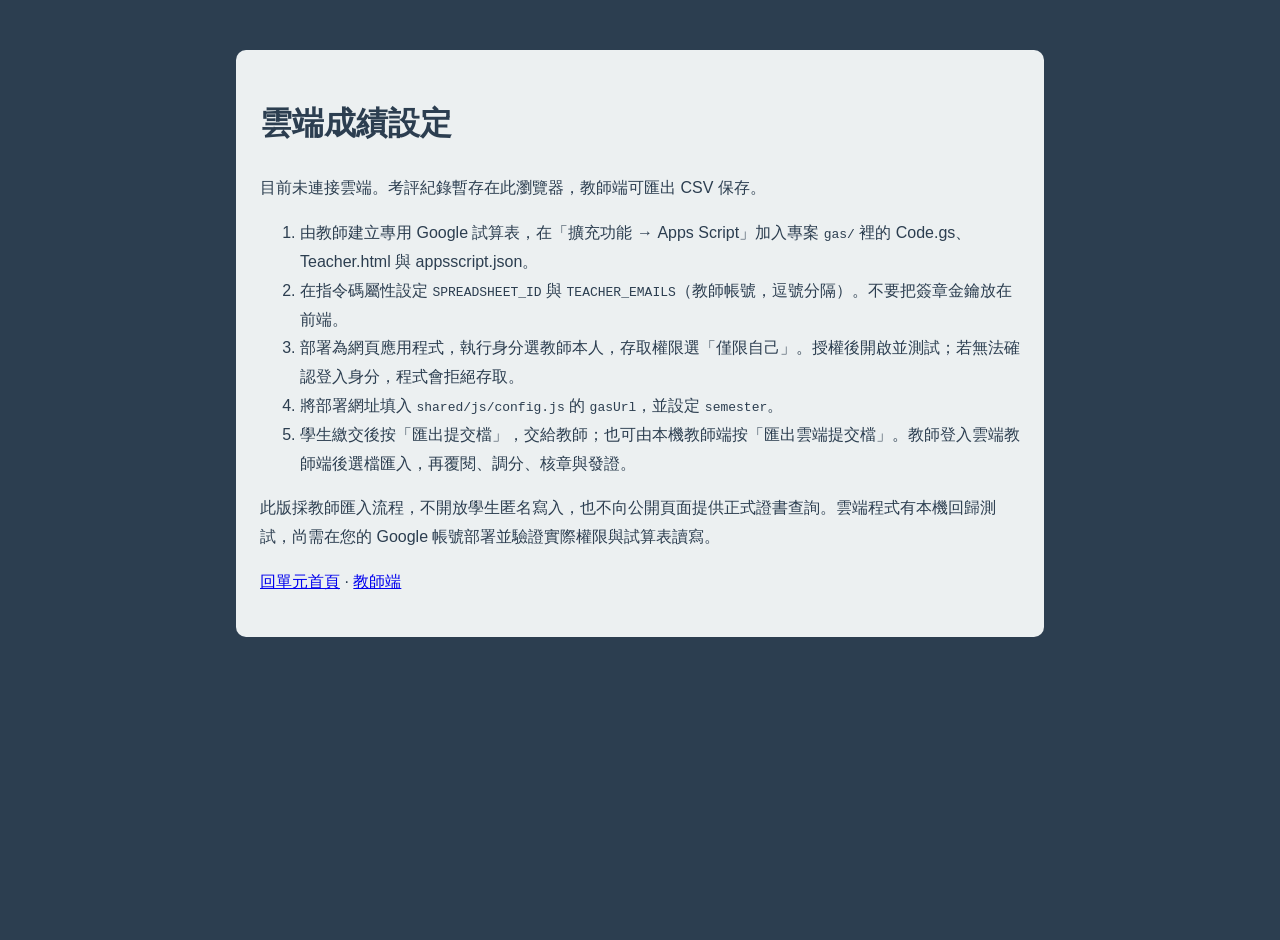
<file: cloud-setup.html>
<!DOCTYPE html>
<html lang="zh-TW"><head><meta charset="UTF-8"><meta name="viewport" content="width=device-width, initial-scale=1"><title>雲端成績設定</title><link rel="stylesheet" href="css/style.css"></head>
<body><main style="max-width:760px;margin:30px auto;padding:24px;background:#ecf0f1;border-radius:10px;color:#2c3e50;line-height:1.8">
<h1>雲端成績設定</h1><p>目前未連接雲端。考評紀錄暫存在此瀏覽器，教師端可匯出 CSV 保存。</p>
<ol><li>由教師建立專用 Google 試算表，在「擴充功能 → Apps Script」加入專案 <code>gas/</code> 裡的 Code.gs、Teacher.html 與 appsscript.json。</li><li>在指令碼屬性設定 <code>SPREADSHEET_ID</code> 與 <code>TEACHER_EMAILS</code>（教師帳號，逗號分隔）。不要把簽章金鑰放在前端。</li><li>部署為網頁應用程式，執行身分選教師本人，存取權限選「僅限自己」。授權後開啟並測試；若無法確認登入身分，程式會拒絕存取。</li><li>將部署網址填入 <code>shared/js/config.js</code> 的 <code>gasUrl</code>，並設定 <code>semester</code>。</li><li>學生繳交後按「匯出提交檔」，交給教師；也可由本機教師端按「匯出雲端提交檔」。教師登入雲端教師端後選檔匯入，再覆閱、調分、核章與發證。</li></ol>
<p>此版採教師匯入流程，不開放學生匿名寫入，也不向公開頁面提供正式證書查詢。雲端程式有本機回歸測試，尚需在您的 Google 帳號部署並驗證實際權限與試算表讀寫。</p>
<p><a href="index.html">回單元首頁</a> · <a href="teacher.html">教師端</a></p></main></body></html>
</file>
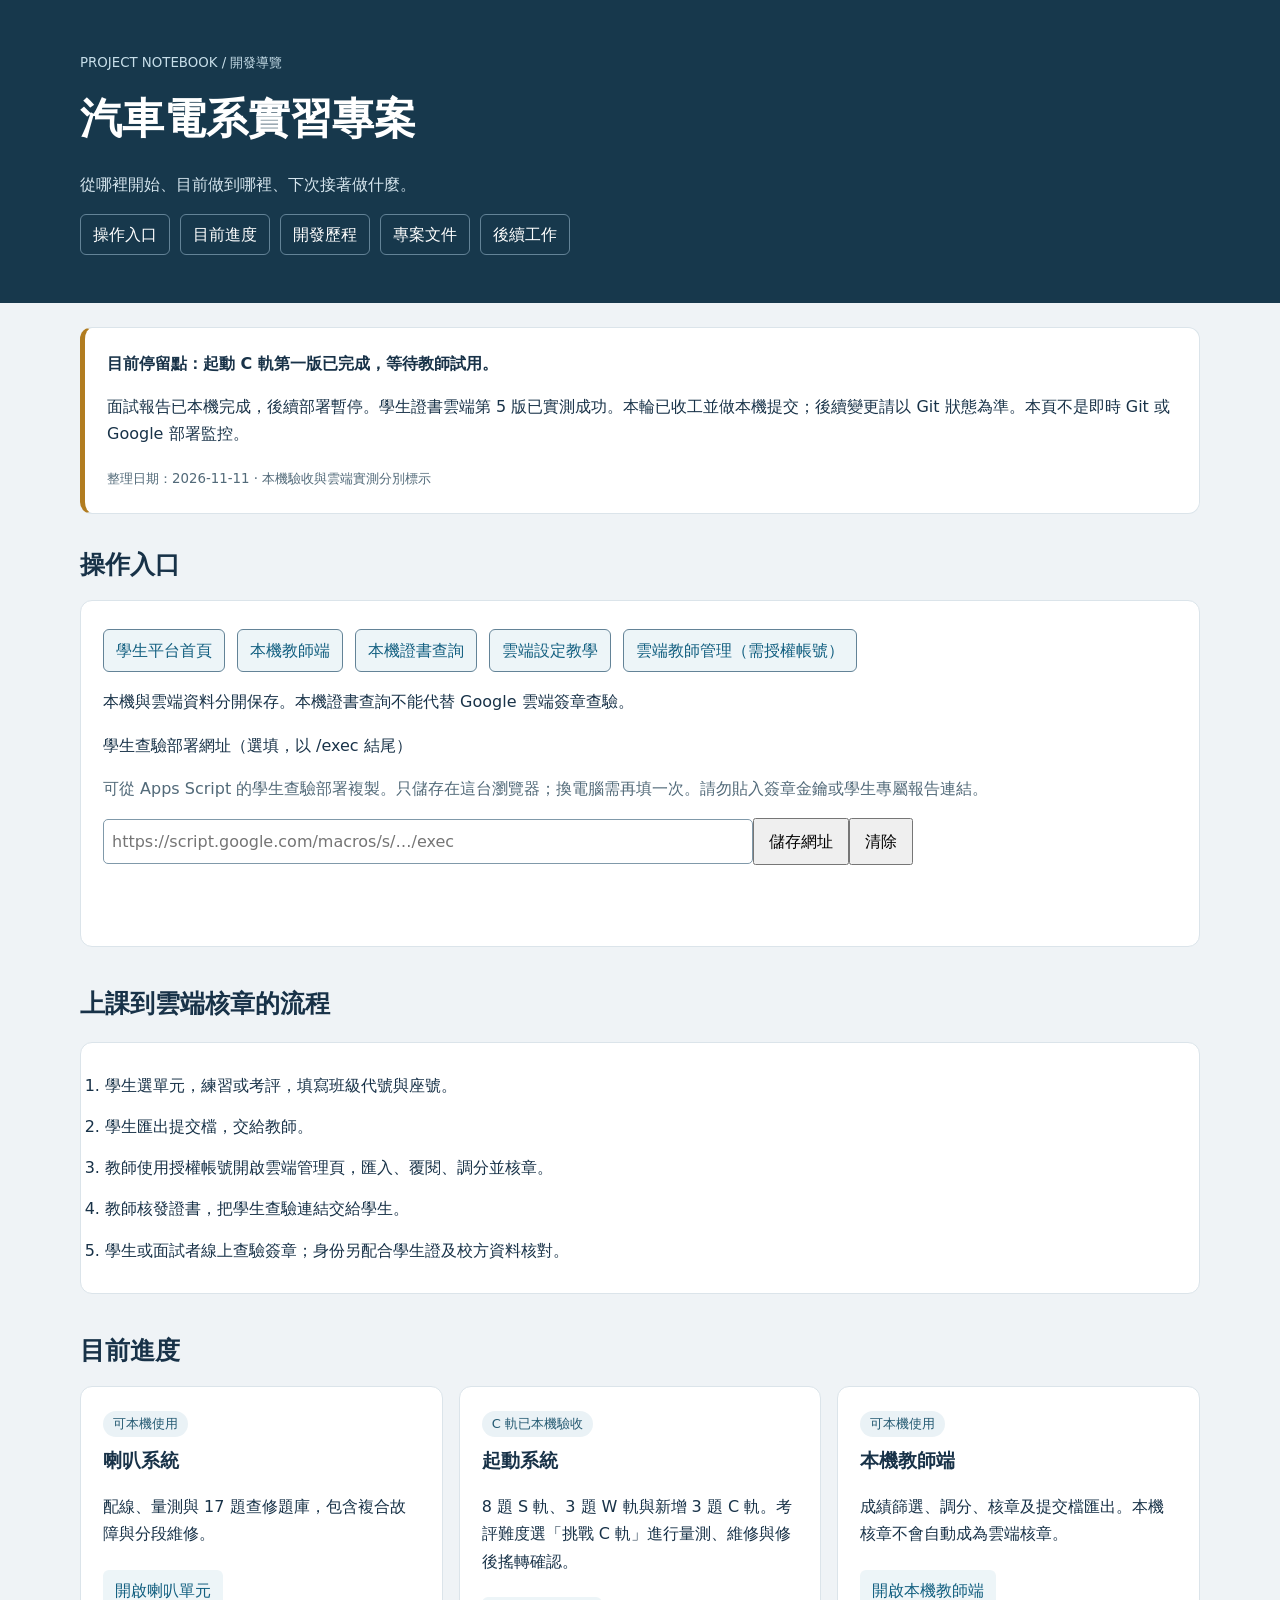
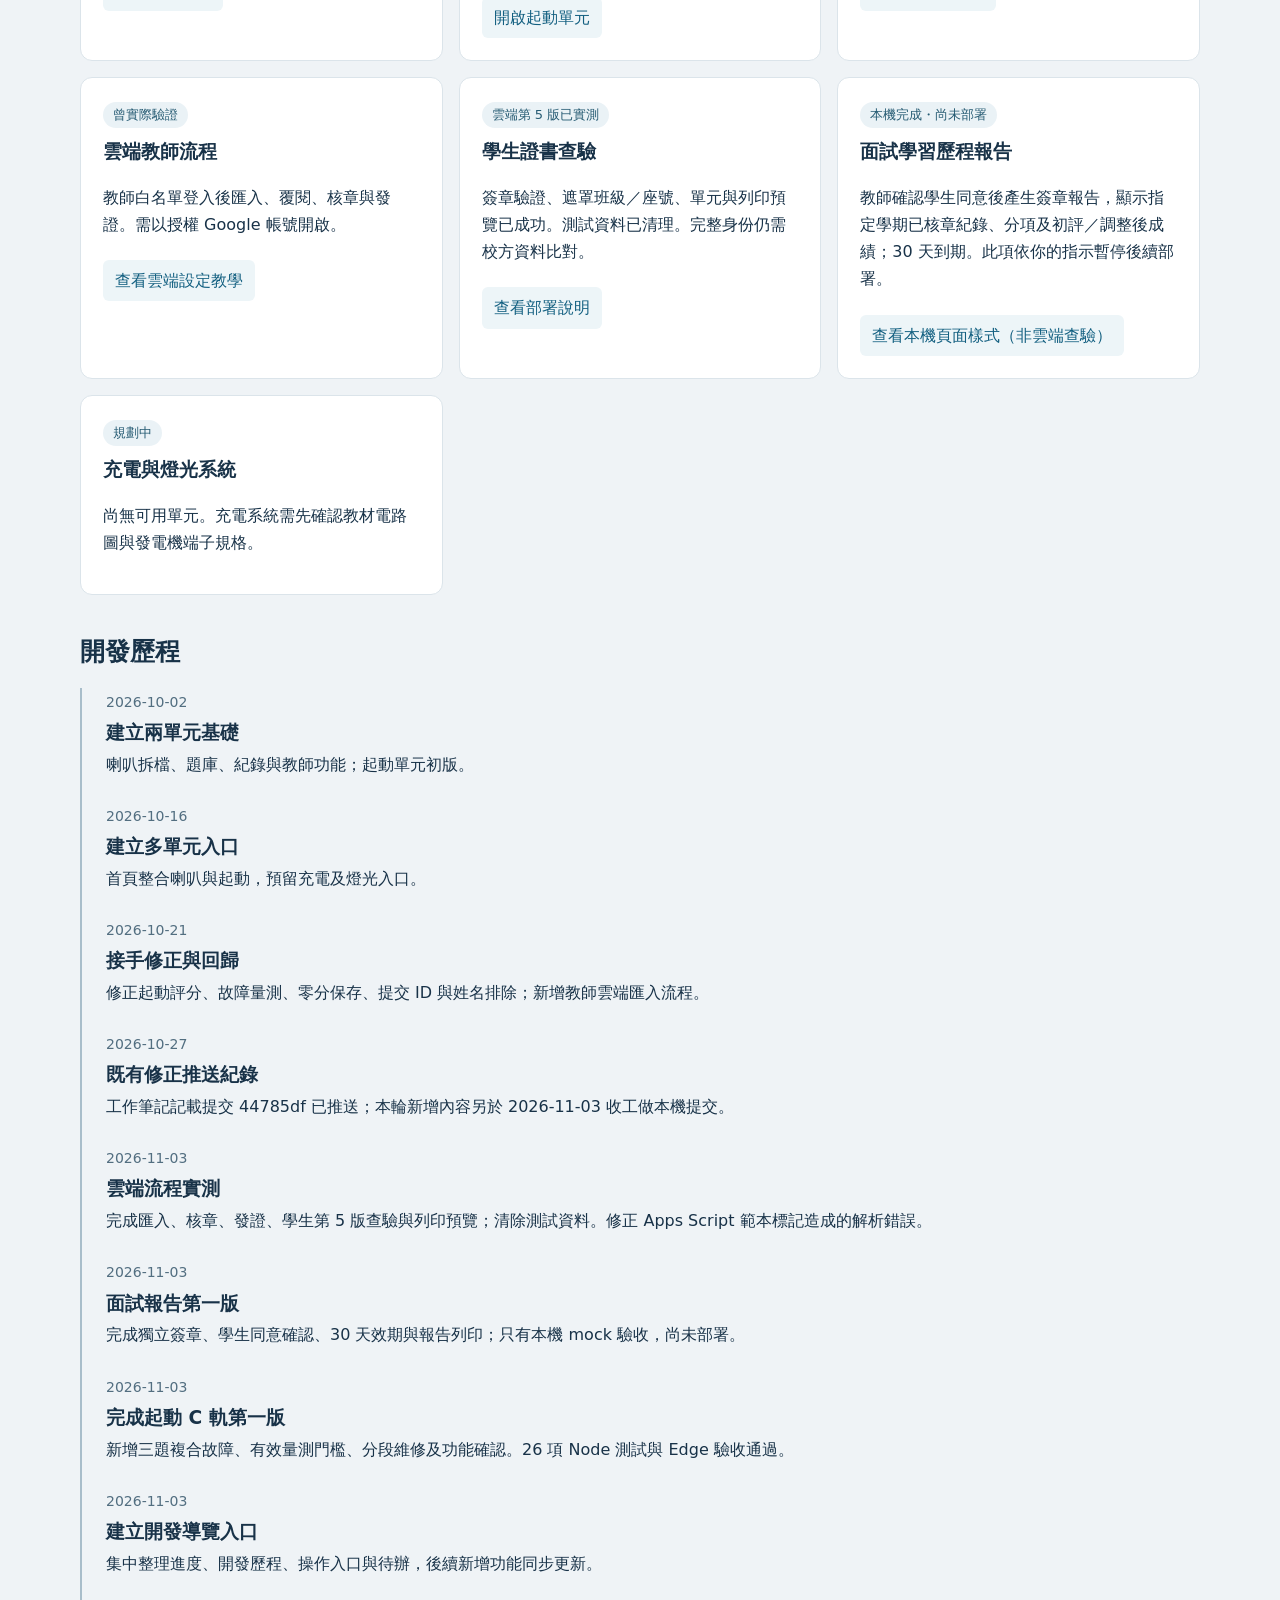
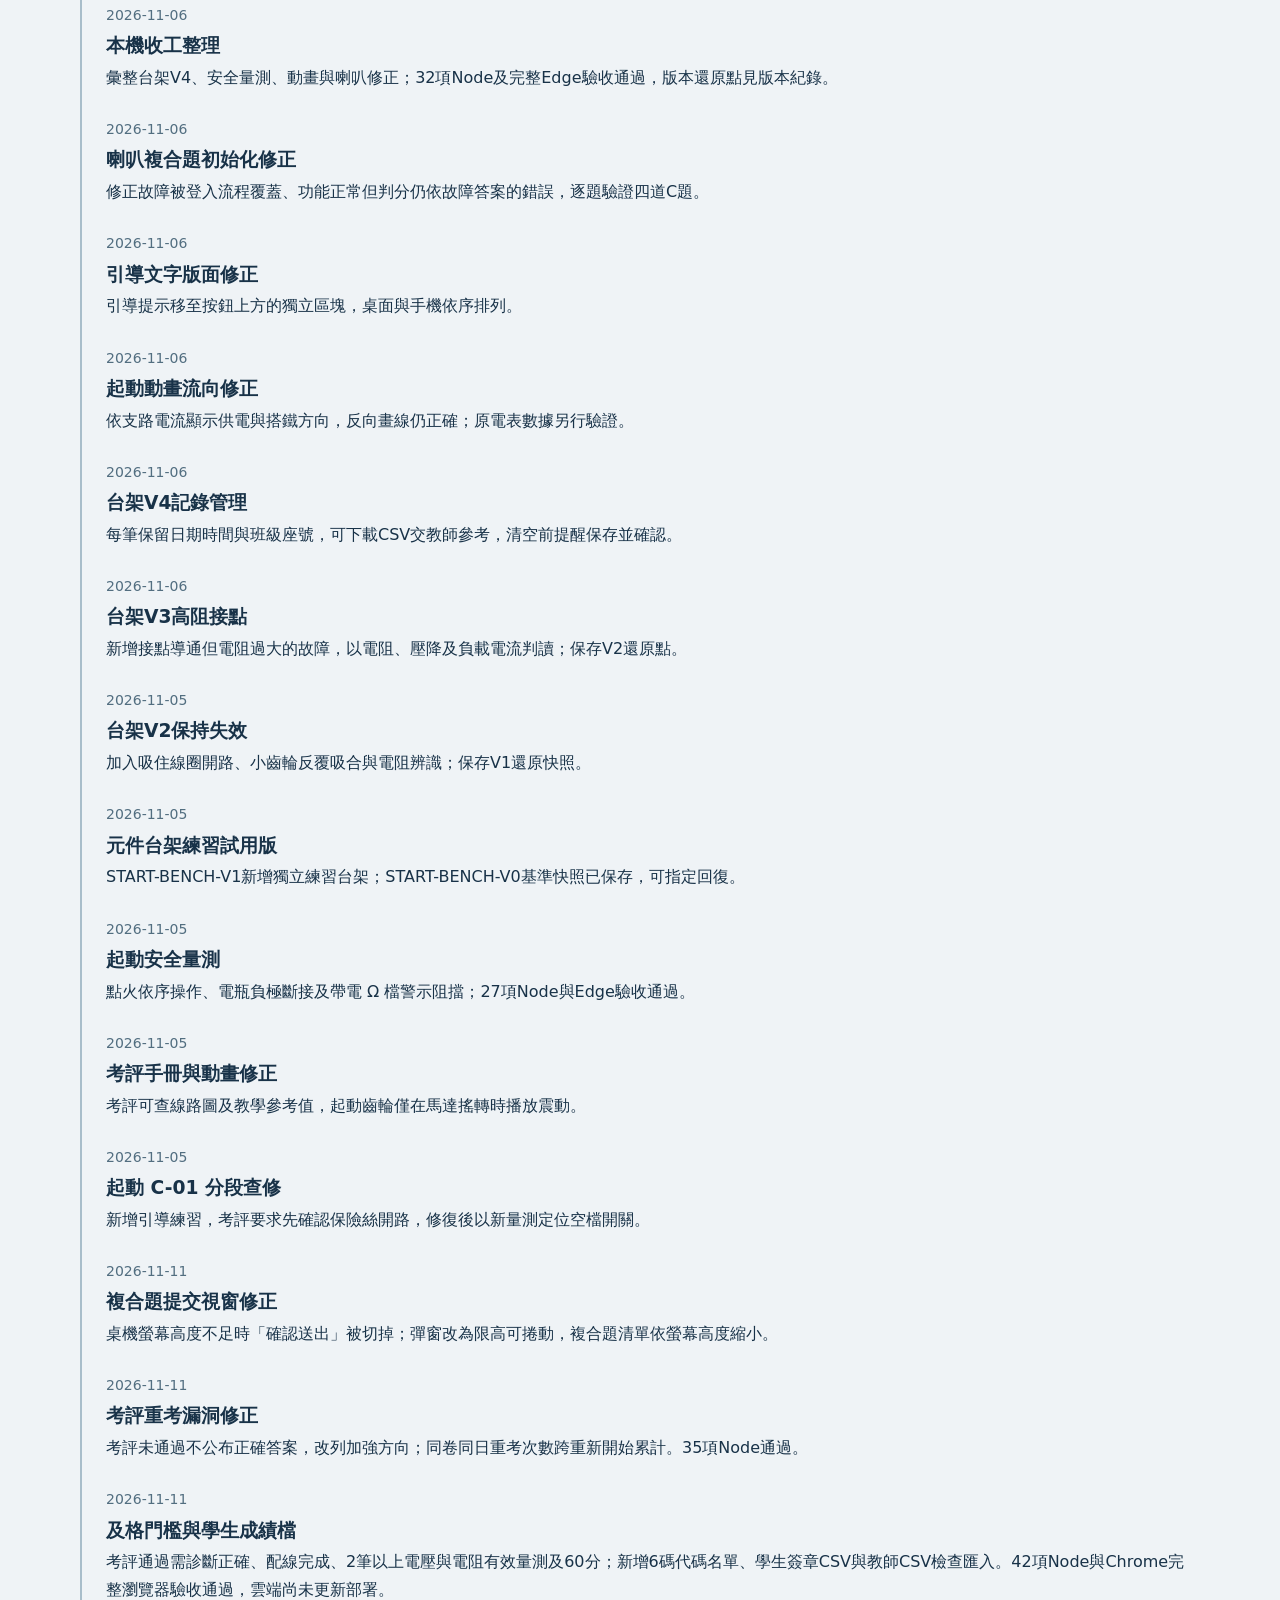
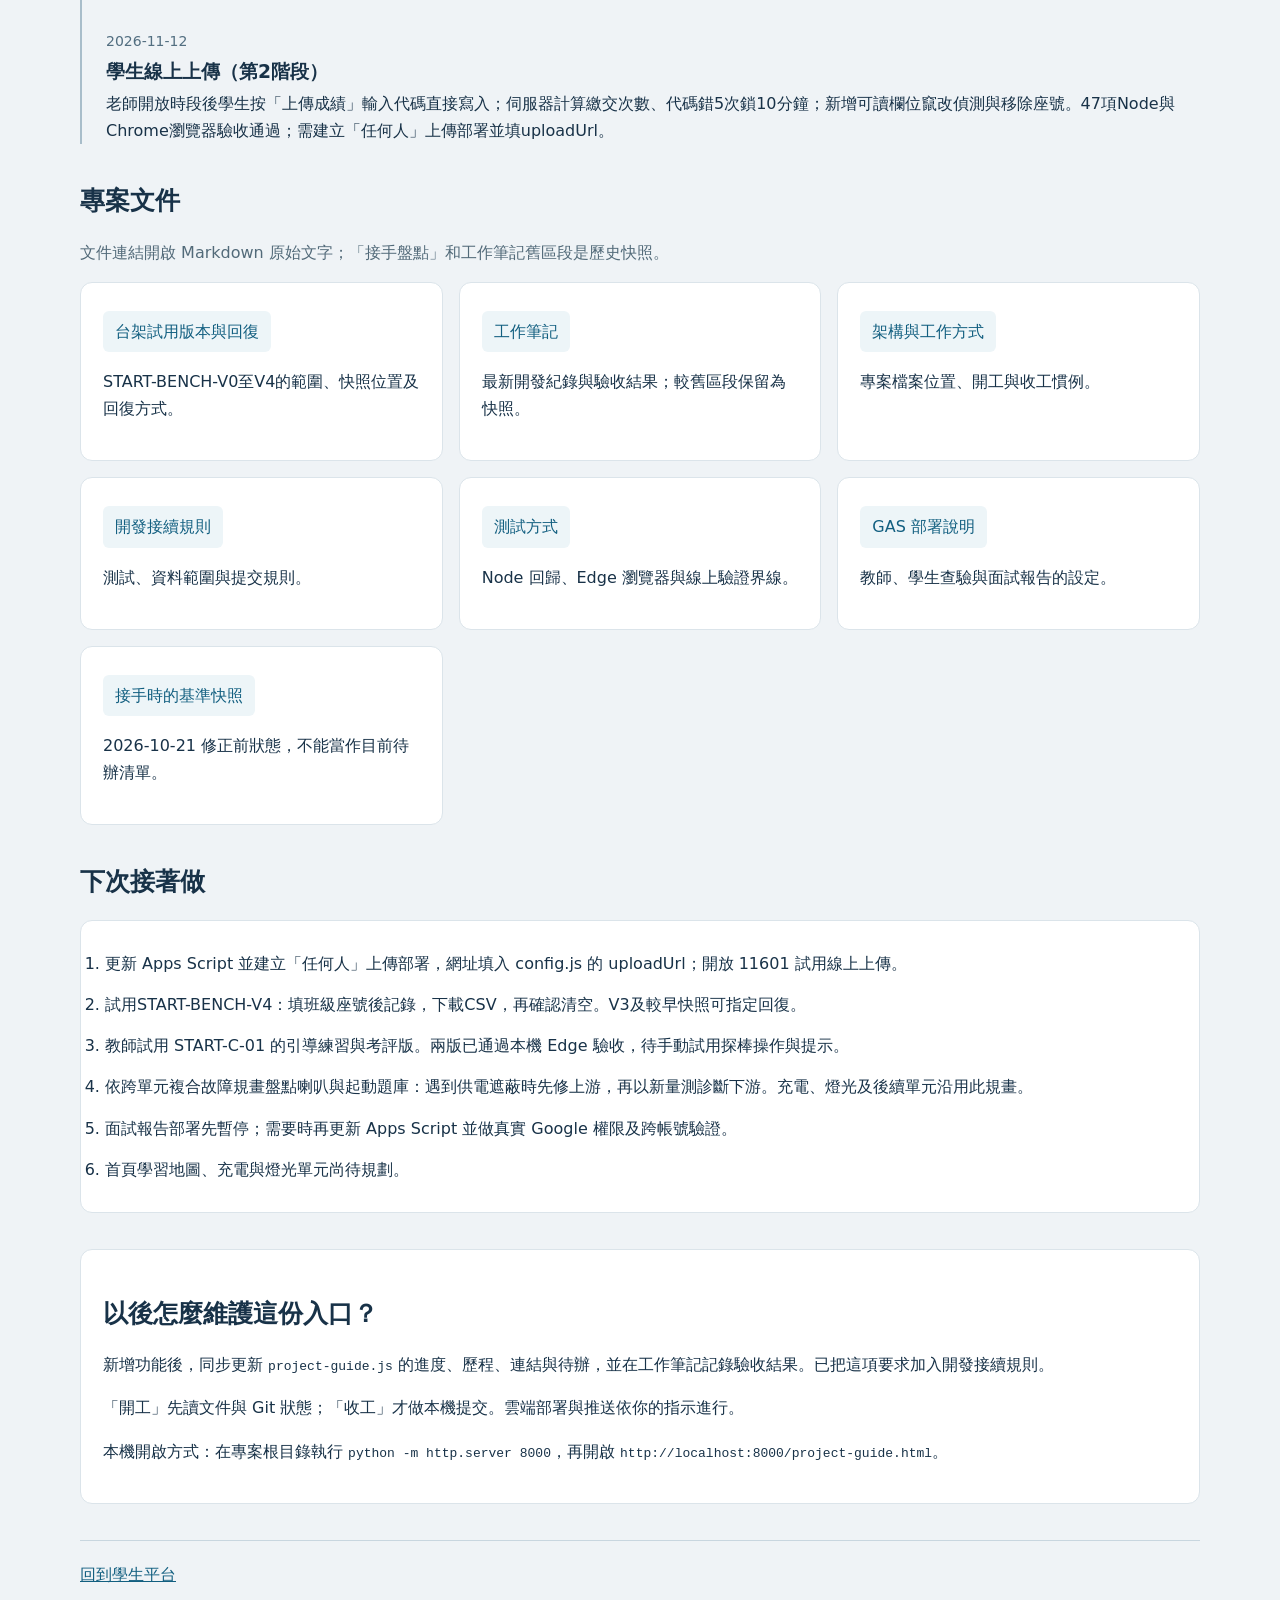
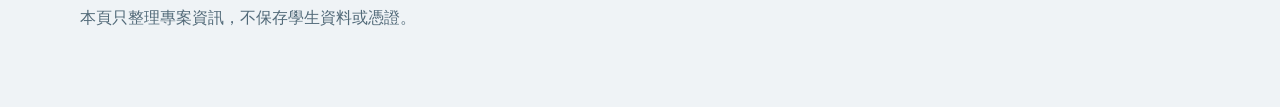
<file: project-guide.html>
<!DOCTYPE html><html lang="zh-TW"><head><meta charset="UTF-8"><meta name="viewport" content="width=device-width,initial-scale=1"><title>汽車電系專案｜開發導覽</title><style>
:root{font-family:system-ui,"Microsoft JhengHei",sans-serif;color:#183248;background:#eff3f6;line-height:1.7}*{box-sizing:border-box}[hidden]{display:none!important}body{margin:0}a{color:#125f80}a:focus-visible,button:focus-visible,input:focus-visible{outline:3px solid #c38922;outline-offset:3px}header{background:#17384c;color:white;padding:48px max(22px,calc((100vw - 1120px)/2))}header p{color:#d3e3ec}h1{font-size:clamp(28px,4vw,42px);margin:8px 0}nav{display:flex;gap:10px;flex-wrap:wrap}nav a{color:white;border:1px solid #638397;padding:6px 12px;border-radius:6px;text-decoration:none}main{max-width:1164px;margin:auto;padding:24px 22px 60px}section{scroll-margin-top:20px;margin-bottom:36px}h2{font-size:25px;margin-bottom:14px}.intro,.box,article{background:white;border:1px solid #dbe4ea;border-radius:12px;padding:22px}.intro{border-left:5px solid #b17c20;margin-bottom:30px}.grid{display:grid;grid-template-columns:repeat(auto-fit,minmax(285px,1fr));gap:16px}article h3{margin:8px 0}.badge{display:inline-block;background:#eaf2f6;color:#265b73;padding:2px 10px;border-radius:20px;font-size:13px}article a,.button{display:inline-block;margin-top:6px;padding:7px 12px;background:#edf5f8;border-radius:6px;text-decoration:none}.timeline{border-left:2px solid #a8bdca;padding-left:24px}.event{margin:0 0 24px}.event time{font-size:14px;color:#526e80}.event h3{margin:2px 0}.event p{margin:0}.steps{padding-left:24px}.steps li{padding:7px 0}input{font:inherit;padding:8px;width:min(100%,650px);border:1px solid #8099aa;border-radius:5px}button{font:inherit;padding:8px 14px;cursor:pointer}small,.muted{color:#526a79}footer{border-top:1px solid #c8d6df;padding-top:20px}code{overflow-wrap:anywhere}#savedStatus{min-height:1.7em}@media(max-width:550px){header{padding:28px 20px}main{padding:20px 14px}.grid{grid-template-columns:1fr}article,.box{padding:18px}}@media print{nav,form{display:none}header{background:white;color:black;padding:0}header p{color:black}main{padding:0}article,.event{break-inside:avoid}}
</style></head><body><header><small style="color:#c7dee9">PROJECT NOTEBOOK / 開發導覽</small><h1>汽車電系實習專案</h1><p>從哪裡開始、目前做到哪裡、下次接著做什麼。</p><nav aria-label="頁面導覽"><a href="#launch">操作入口</a><a href="#progress">目前進度</a><a href="#history">開發歷程</a><a href="#docs">專案文件</a><a href="#next">後續工作</a></nav></header><main><div class="intro"><strong>目前停留點：起動 C 軌第一版已完成，等待教師試用。</strong><p>面試報告已本機完成，後續部署暫停。學生證書雲端第 5 版已實測成功。本輪已收工並做本機提交；後續變更請以 Git 狀態為準。本頁不是即時 Git 或 Google 部署監控。</p><small id="updated"></small></div>
<section id="launch"><h2>操作入口</h2><div class="box"><nav style="gap:12px"><a class="button" href="index.html" style="color:#125f80">學生平台首頁</a><a class="button" href="teacher.html" style="color:#125f80">本機教師端</a><a class="button" href="verify.html" style="color:#125f80">本機證書查詢</a><a class="button" href="cloud-setup.html" style="color:#125f80">雲端設定教學</a><a class="button" id="cloudTeacher" target="_blank" rel="noopener" style="color:#125f80">雲端教師管理（需授權帳號）</a></nav><p>本機與雲端資料分開保存。本機證書查詢不能代替 Google 雲端簽章查驗。</p><a id="studentCloud" class="button" hidden target="_blank" rel="noopener">開啟雲端學生證書查驗</a><form id="linkSettings"><label for="studentUrl">學生查驗部署網址（選填，以 /exec 結尾）</label><p class="muted">可從 Apps Script 的學生查驗部署複製。只儲存在這台瀏覽器；換電腦需再填一次。請勿貼入簽章金鑰或學生專屬報告連結。</p><input id="studentUrl" type="url" placeholder="https://script.google.com/macros/s/…/exec"><button type="submit">儲存網址</button><button type="button" id="clearUrl">清除</button><p id="savedStatus" role="status"></p></form></div></section>
<section id="flow"><h2>上課到雲端核章的流程</h2><ol class="steps box"><li>學生選單元，練習或考評，填寫班級代號與座號。</li><li>學生匯出提交檔，交給教師。</li><li>教師使用授權帳號開啟雲端管理頁，匯入、覆閱、調分並核章。</li><li>教師核發證書，把學生查驗連結交給學生。</li><li>學生或面試者線上查驗簽章；身份另配合學生證及校方資料核對。</li></ol></section>
<section id="progress"><h2>目前進度</h2><div class="grid" id="features"></div></section><section id="history"><h2>開發歷程</h2><div id="timeline" class="timeline"></div></section><section id="docs"><h2>專案文件</h2><p class="muted">文件連結開啟 Markdown 原始文字；「接手盤點」和工作筆記舊區段是歷史快照。</p><div id="documents" class="grid"></div></section><section id="next"><h2>下次接著做</h2><ol id="nextList" class="steps box"></ol></section><section class="box"><h2>以後怎麼維護這份入口？</h2><p>新增功能後，同步更新 <code>project-guide.js</code> 的進度、歷程、連結與待辦，並在工作筆記記錄驗收結果。已把這項要求加入開發接續規則。</p><p>「開工」先讀文件與 Git 狀態；「收工」才做本機提交。雲端部署與推送依你的指示進行。</p><p>本機開啟方式：在專案根目錄執行 <code>python -m http.server 8000</code>，再開啟 <code>http://localhost:8000/project-guide.html</code>。</p></section><footer><a href="index.html">回到學生平台</a><p class="muted">本頁只整理專案資訊，不保存學生資料或憑證。</p></footer></main><script src="shared/js/config.js"></script><script src="project-guide.js"></script><script>
'use strict';
const data=window.PROJECT_GUIDE,$=id=>document.getElementById(id);
function el(tag,text){const node=document.createElement(tag);if(text!==undefined)node.textContent=text;return node;}
$('updated').textContent='整理日期：'+data.updated+' · 本機驗收與雲端實測分別標示';
$('cloudTeacher').href=NTC_CONFIG.gasUrl;
data.features.forEach(f=>{const card=el('article'),badge=el('span',f.status);badge.className='badge';card.append(badge,el('h3',f.title),el('p',f.text));if(f.url){const a=el('a',f.label);a.href=f.url;card.append(a);}$('features').append(card);});
data.timeline.forEach(([day,title,text])=>{const event=el('div');event.className='event';const time=el('time',day);time.dateTime=day;event.append(time,el('h3',title),el('p',text));$('timeline').append(event);});
data.docs.forEach(([url,title,text])=>{const card=el('article'),a=el('a',title);a.href=url;card.append(a,el('p',text));$('documents').append(card);});
data.next.forEach(text=>$('nextList').append(el('li',text)));
function validUrl(value){return /^https:\/\/script\.google\.com\/(?:macros\/|a\/macros\/[A-Za-z0-9.-]+\/)s\/[A-Za-z0-9_-]+\/exec$/.test(value);}
function showLink(url){$('studentCloud').hidden=!url;if(url)$('studentCloud').href=url+'?page=verify';$('studentUrl').value=url;}
try{const saved=localStorage.getItem('ntc-guide-student-url')||'';showLink(validUrl(saved)?saved:'');}catch(e){$('savedStatus').textContent='瀏覽器未允許儲存網址。';}
$('linkSettings').onsubmit=event=>{event.preventDefault();const url=$('studentUrl').value.trim().replace(/\/+$/,'');if(!validUrl(url)){$('savedStatus').textContent='請使用 Apps Script 網頁應用程式的 /exec 部署網址，不含查詢參數。';return;}try{localStorage.setItem('ntc-guide-student-url',url);showLink(url);$('savedStatus').textContent='已儲存在這台瀏覽器。';}catch(e){$('savedStatus').textContent='無法儲存，請確認瀏覽器允許本機儲存。';}};
$('clearUrl').onclick=()=>{try{localStorage.removeItem('ntc-guide-student-url');showLink('');$('savedStatus').textContent='已清除。';}catch(e){$('savedStatus').textContent='瀏覽器無法清除儲存。';}};
</script></body></html>
</file>
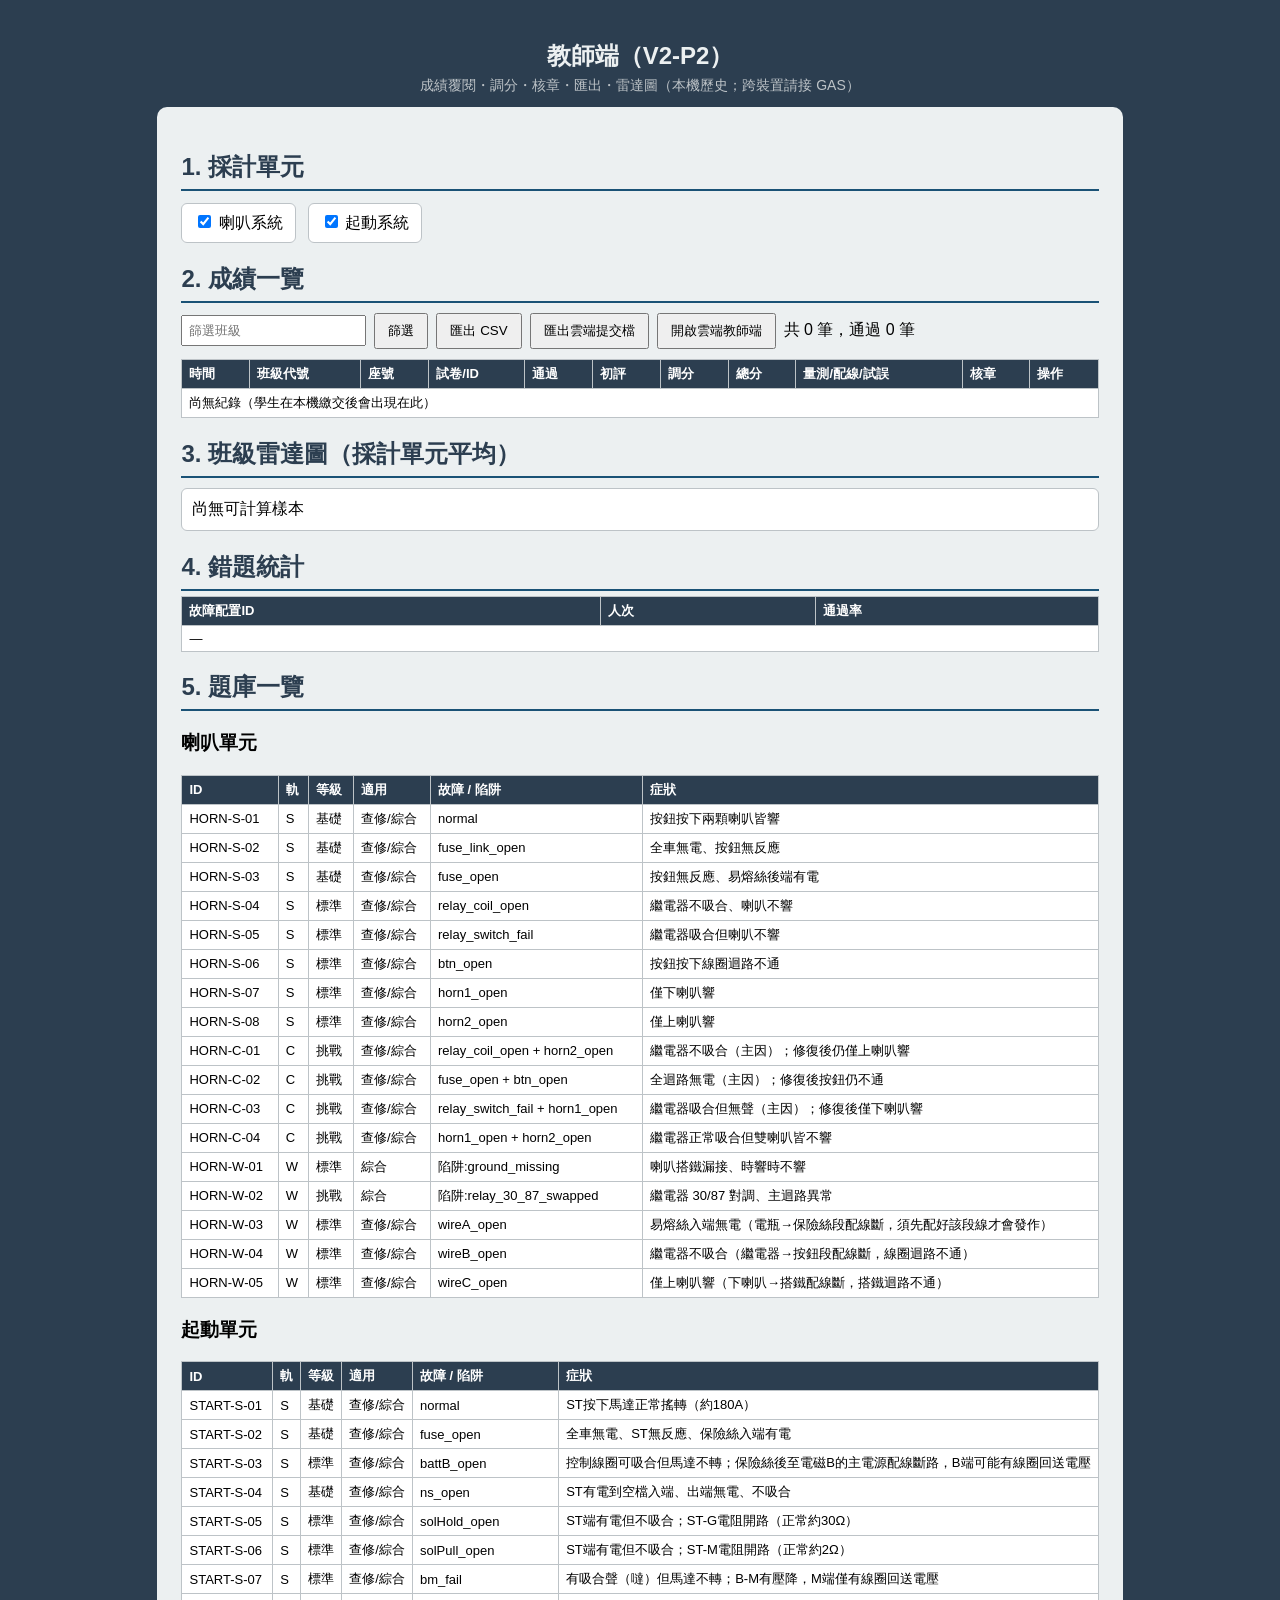
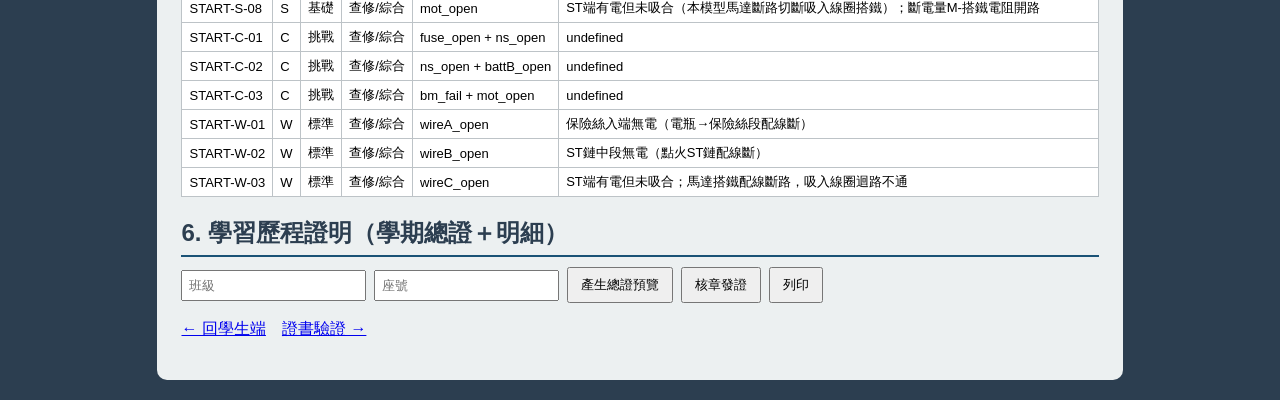
<file: teacher.html>
<!DOCTYPE html>
<html lang="zh-TW">
<head>
    <meta charset="UTF-8">
    <meta name="viewport" content="width=device-width, initial-scale=1">
    <title>教師端（V2-P2）</title>
    <link rel="stylesheet" href="css/style.css">
    <style>
        .t-wrap { max-width: 1020px; margin: 0 auto; background: #ecf0f1; border-radius: 10px; padding: 24px; }
        .t-wrap h2 { color: #2c3e50; border-bottom: 2px solid #1a5276; padding-bottom: 6px; }
        table.bank, table.grades { width: 100%; border-collapse: collapse; font-size: 13px; background: #fff; }
        table.bank th, table.bank td, table.grades th, table.grades td { border: 1px solid #bdc3c7; padding: 5px 7px; text-align: left; }
        table.bank th, table.grades th { background: #2c3e50; color: #fff; }
        .unit-pick { display: flex; gap: 12px; margin: 12px 0; flex-wrap: wrap; }
        .unit-pick label { background: #fff; border: 1px solid #bdc3c7; border-radius: 6px; padding: 8px 12px; cursor: pointer; }
        .row-btns button { margin: 2px; font-size: 12px; padding: 3px 8px; cursor: pointer; }
        .pass { color: #27ae60; font-weight: bold; } .fail { color: #c0392b; font-weight: bold; }
        .toolbar { display: flex; gap: 8px; flex-wrap: wrap; margin: 10px 0; align-items: center; }
        .toolbar input { padding: 6px; }
        .toolbar button { padding: 7px 12px; cursor: pointer; }
        #radarBox { background: #fff; border: 1px solid #bdc3c7; border-radius: 6px; padding: 10px; margin-top: 10px; }
        @media print { .no-print { display: none !important; } }
    </style>
</head>
<body>
    <h2>教師端（V2-P2）</h2>
    <div class="status-bar"><span>成績覆閱・調分・核章・匯出・雷達圖（本機歷史；跨裝置請接 GAS）</span></div>
    <div class="t-wrap">
        <h2>1. 採計單元</h2>
        <div class="unit-pick" id="unitPick"></div>

        <h2>2. 成績一覽</h2>
        <div class="toolbar no-print">
            <input id="clsFilter" placeholder="篩選班級">
            <button onclick="TCH.render()">篩選</button>
            <button onclick="TCH.exportCSV()">匯出 CSV</button>
            <button onclick="TCH.exportCloud()">匯出雲端提交檔</button>
            <button onclick="TCH.openCloud()">開啟雲端教師端</button>
            <span id="statLine"></span>
        </div>
        <table class="grades" id="gradeTable">
            <thead><tr><th>時間</th><th>班級代號</th><th>座號</th><th>試卷/ID</th><th>通過</th><th>初評</th><th>調分</th><th>總分</th><th>量測/配線/試誤</th><th>核章</th><th class="no-print">操作</th></tr></thead>
            <tbody></tbody>
        </table>

        <h2>3. 班級雷達圖（採計單元平均）</h2>
        <div id="radarBox"></div>

        <h2>4. 錯題統計</h2>
        <table class="grades" id="missTable">
            <thead><tr><th>故障配置ID</th><th>人次</th><th>通過率</th></tr></thead>
            <tbody></tbody>
        </table>

        <h2>5. 題庫一覽</h2>
        <h3>喇叭單元</h3>
        <table class="bank" id="bankTable">
            <thead><tr><th>ID</th><th>軌</th><th>等級</th><th>適用</th><th>故障 / 陷阱</th><th>症狀</th></tr></thead>
            <tbody></tbody>
        </table>
        <h3>起動單元</h3>
        <table class="bank" id="bankTableStart">
            <thead><tr><th>ID</th><th>軌</th><th>等級</th><th>適用</th><th>故障 / 陷阱</th><th>症狀</th></tr></thead>
            <tbody></tbody>
        </table>

        <h2>6. 學習歷程證明（學期總證＋明細）</h2>
        <div class="toolbar no-print">
            <input id="certCls" placeholder="班級">
            <input id="certSeat" placeholder="座號">
            <button onclick="TCH.certPreview()">產生總證預覽</button>
            <button onclick="TCH.certIssue()">核章發證</button>
            <button onclick="window.print()">列印</button>
        </div>
        <div id="certBox"></div>

        <p class="no-print"><a href="index.html">← 回學生端</a>　<a href="verify.html">證書驗證 →</a></p>
    </div>
    <script src="shared/js/config.js"></script>
    <script src="units/horn/exam_bank.js"></script>
    <script src="units/start/exam_bank.js"></script>
    <script src="shared/js/logger.js"></script>
    <script>
    window.TCH = (function () {
        var AXES = (window.NTC_CONFIG && NTC_CONFIG.radarAxes) || ['配線', '量測', '診斷', '儀器操作', '效率'];
        function units() { return (window.NTC_CONFIG && NTC_CONFIG.units) || []; }
        function selectedUnits() {
            return Array.from(document.querySelectorAll('#unitPick input:checked')).map(x => x.getAttribute('data-unit'));
        }
        function records() {
            var all = NTC_LOG.history();
            var us = selectedUnits();
            var cf = document.getElementById('clsFilter').value.trim();
            return all.filter(function (r) {
                if (us.indexOf(r.unit) < 0) return false;
                if (cf && (r.cls || '').indexOf(cf) < 0) return false;
                return true;
            });
        }
        function totalOf(r) {
            var base = (r.summary && r.summary.score != null) ? r.summary.score : null;
            var adj = (r.adjust && r.adjust.delta) || 0;
            return base == null ? null : base + adj;
        }
        function axesOf(r) {
            var p = (r.summary && r.summary.parts) || {};
            var multi = !!(r.summary && r.summary.multi);
            var wiring = (p['配線完整'] != null) ? p['配線完整'] * 10 : ((p['分段維修'] || 0) * 5);
            var covMax = multi ? 15 : 25;
            var meas = (((p['量測覆蓋'] || 0) / covMax) * 60 + ((p['檔位運用'] || 0) / 5) * 40);
            var diag = multi ? ((p['故障找出'] || 0) / 30 * 70 + (p['量測證據'] || 0))
                             : (((p['結果正確'] || p['結果相近'] || 0) / 40) * 100);
            var inst = multi ? ((p['分段維修'] || 0) / 20 * 100) : ((p['檔位運用'] || 0) / 5 * 100);
            var eff = (((p['用時'] || 0) + (p['一次繳交'] || 0)) / 20 * 100);
            return [wiring, meas, diag, inst, eff].map(function (v) { return Math.max(0, Math.min(100, Math.round(v))); });
        }
        function radarSVG(avg) {
            var cx = 130, cy = 110, R = 90, n = 5;
            function pt(i, v) {
                var a = -Math.PI / 2 + i * 2 * Math.PI / n;
                var r = R * v / 100;
                return [cx + r * Math.cos(a), cy + r * Math.sin(a)];
            }
            var grid = [25, 50, 75, 100].map(function (g) {
                return '<polygon points="' + Array.from({ length: n }, function (_, i) { return pt(i, g).join(','); }).join(' ') + '" fill="none" stroke="#bdc3c7"/>';
            }).join('');
            var spokes = Array.from({ length: n }, function (_, i) {
                var p = pt(i, 100), t = pt(i, 122);
                return '<line x1="' + cx + '" y1="' + cy + '" x2="' + p[0] + '" y2="' + p[1] + '" stroke="#bdc3c7"/>' +
                    '<text x="' + t[0] + '" y="' + t[1] + '" text-anchor="middle" font-size="13">' + AXES[i] + '</text>';
            }).join('');
            var poly = '<polygon points="' + avg.map(function (v, i) { return pt(i, v).join(','); }).join(' ') + '" fill="rgba(26,82,118,0.35)" stroke="#1a5276" stroke-width="2"/>';
            var dots = avg.map(function (v, i) { var p = pt(i, v); return '<circle cx="' + p[0] + '" cy="' + p[1] + '" r="3" fill="#1a5276"/>'; }).join('');
            return '<svg width="260" height="220" viewBox="0 0 260 220">' + grid + spokes + poly + dots + '</svg>';
        }
        function initUnitPick() {
            document.getElementById('unitPick').innerHTML = units().map(function (u) {
                var dis = u.enabled ? '' : ' disabled';
                var chk = u.enabled ? ' checked' : '';
                return '<label><input type="checkbox" data-unit="' + u.id + '"' + chk + dis + ' onchange="TCH.render()"> ' + u.name + (u.enabled ? '' : '（未開放）') + '</label>';
            }).join('');
        }
        function render() {
            var rs = records();
            var tb = document.querySelector('#gradeTable tbody');
            tb.innerHTML = rs.map(function (r, i) {
                var t = totalOf(r);
                var adj = r.adjust ? ((r.adjust.delta >= 0 ? '+' : '') + r.adjust.delta) : '—';
                var ap = r.approved ? ('✓ ' + esc(r.approved.code)) : '—';
                var dis = r.approved ? 'disabled' : '';
                return '<tr><td>' + (r.archivedAt || '').slice(0, 16).replace('T', ' ') + '</td><td>' + esc(r.cls) + '</td><td>' + esc(r.seat) + '</td>' +
                    '<td>' + esc(r.faultConfigId || '') + '</td><td class="' + ((r.summary && r.summary.pass) ? 'pass' : 'fail') + '">' + ((r.summary && r.summary.pass) ? '通過' : '未通過') + '</td>' +
                    '<td>' + ((r.summary && r.summary.score) != null ? r.summary.score : '—') + '</td><td>' + adj + '</td><td><strong>' + (t != null ? t : '—') + '</strong></td>' +
                    '<td>' + r.measureCount + '/' + r.wireCount + '/' + r.repairMiss + '</td><td>' + ap + '</td>' +
                    '<td class="row-btns no-print"><button ' + dis + ' onclick="TCH.adjust(' + i + ')">調分</button><button ' + dis + ' onclick="TCH.approve(' + i + ')">核章</button></td></tr>';
            }).join('') || '<tr><td colspan="11">尚無紀錄（學生在本機繳交後會出現在此）</td></tr>';
            var passN = rs.filter(function (r) { return r.summary && r.summary.pass; }).length;
            document.getElementById('statLine').textContent = '共 ' + rs.length + ' 筆，通過 ' + passN + ' 筆';
            // 雷達
            var withParts = rs.filter(function (r) { return r.summary && r.summary.parts; });
            if (withParts.length) {
                var sum = [0, 0, 0, 0, 0];
                withParts.forEach(function (r) { var a = axesOf(r); for (var i = 0; i < 5; i++) sum[i] += a[i]; });
                var avg = sum.map(function (v) { return Math.round(v / withParts.length); });
                document.getElementById('radarBox').innerHTML = radarSVG(avg) + '<div>樣本 ' + withParts.length + ' 筆，平均：' + AXES.map(function (a, i) { return a + avg[i]; }).join('／') + '</div>';
            } else document.getElementById('radarBox').innerHTML = '尚無可計算樣本';
            // 錯題統計
            var byId = {};
            rs.forEach(function (r) {
                var k = r.faultConfigId || '(未知)';
                byId[k] = byId[k] || { n: 0, pass: 0 };
                byId[k].n++;
                if (r.summary && r.summary.pass) byId[k].pass++;
            });
            document.querySelector('#missTable tbody').innerHTML = Object.keys(byId).map(function (k) {
                var o = byId[k];
                return '<tr><td>' + esc(k) + '</td><td>' + o.n + '</td><td>' + Math.round(o.pass / o.n * 100) + '%</td></tr>';
            }).join('') || '<tr><td colspan="3">—</td></tr>';
            // 題庫
            document.querySelector('#bankTable tbody').innerHTML = HORN_BANK.items.map(function (it) {
                var f = it.wiringTrap ? ('陷阱:' + it.wiringTrap) : it.faults.join(' + ');
                return '<tr><td>' + it.id + '</td><td>' + it.track + '</td><td>' + it.level + '</td><td>' + it.modes.join('/') + '</td><td>' + f + '</td><td>' + it.symptoms + '</td></tr>';
            }).join('');
            if (window.START_BANK) {
                document.querySelector('#bankTableStart tbody').innerHTML = START_BANK.items.map(function (it) {
                    var f = it.wiringTrap ? ('陷阱:' + it.wiringTrap) : it.faults.join(' + ');
                    return '<tr><td>' + it.id + '</td><td>' + it.track + '</td><td>' + it.level + '</td><td>' + it.modes.join('/') + '</td><td>' + f + '</td><td>' + it.symptoms + '</td></tr>';
                }).join('');
            }
        }
        function esc(s) { return String(s == null ? '' : s).replace(/&/g, '&amp;').replace(/</g, '&lt;'); }
        function adjust(i) {
            var rs = records();
            var r = rs[i];
            if (!r || r.approved) return;
            var d = prompt('調分（-10～+10整數）：', '0');
            if (d === null) return;
            d = Math.max(-10, Math.min(10, parseInt(d, 10) || 0));
            var c = prompt('調分說明：', '') || '';
            var all = NTC_LOG.history();
            var hit = all.find(function (x) { return x.recordId === r.recordId; });
            if (hit) { hit.adjust = { delta: d, comment: c, at: new Date().toISOString() }; NTC_LOG.historySave(all); }
            render();
        }
        function approve(i) {
            var rs = records();
            var r = rs[i];
            if (!r || r.approved) return;
            var code = prompt('核章代碼（例如教師英文簡稱＋日期）：', '');
            if (!code) return;
            var all = NTC_LOG.history();
            var hit = all.find(function (x) { return x.recordId === r.recordId; });
            if (hit) { hit.approved = { code: code, at: new Date().toISOString() }; NTC_LOG.historySave(all); }
            render();
        }
        function exportCSV() {
            var rs = records();
            var bom = '﻿';
            var head = '時間,班級代號,座號,試卷,故障ID,通過,初評,調分,總分,量測數,配線數,維修成功,試誤,用時秒,核章\n';
            var rows = rs.map(function (r) {
                var t = totalOf(r);
                return [r.archivedAt, r.cls, r.seat, r.paper, r.faultConfigId, (r.summary && r.summary.pass) ? '通過' : '未通過',
                    (r.summary && r.summary.score), (r.adjust && r.adjust.delta) || 0, t, r.measureCount, r.wireCount, r.repairOk, r.repairMiss,
                    Math.round((r.durationMs || 0) / 1000), (r.approved && r.approved.code) || ''].join(',');
            }).join('\n');
            var blob = new Blob([bom + head + rows], { type: 'text/csv;charset=utf-8;' });
            var a = document.createElement('a');
            a.href = URL.createObjectURL(blob);
            a.download = '成績總表.csv';
            document.body.appendChild(a); a.click(); document.body.removeChild(a);
        }
        function exportCloud() {
            var rs = records();
            if (!rs.length) { alert('目前篩選範圍沒有成績。'); return; }
            NTC_LOG.downloadRecords(rs, '電系成績提交檔.json');
        }
        function openCloud() {
            var url = (window.NTC_CONFIG && NTC_CONFIG.gasUrl) || '';
            if (!/^https:\/\/script\.google\.com\/(?:macros\/|a\/macros\/[^/]+\/)s\/[A-Za-z0-9_-]+\/exec$/.test(url)) {
                alert('尚未設定有效的雲端教師端網址，請先依雲端設定教學完成部署。'); return;
            }
            window.open(url, '_blank', 'noopener');
        }
        // ---- 證書（S6）：學期總證＋明細，本機核發 ----
        function certRecords() {
            var cls = document.getElementById('certCls').value.trim();
            var seat = document.getElementById('certSeat').value.trim();
            if (!cls || !seat) { alert('請輸入班級與座號'); return null; }
            var all = NTC_LOG.history().filter(function (r) { return r.cls === cls && String(r.seat) === seat && r.approved; });
            if (!all.length) { alert('該生尚無已核章紀錄'); return null; }
            return all;
        }
        function certPreview() {
            var all = certRecords();
            if (!all) return;
            var byUnit = {};
            all.forEach(function (r) {
                byUnit[r.unit] = byUnit[r.unit] || [];
                byUnit[r.unit].push(r);
            });
            var rows = Object.keys(byUnit).map(function (u) {
                var ts = byUnit[u].map(totalOf).filter(function (v) { return v != null; });
                var best = ts.length ? Math.max.apply(null, ts) : '—';
                return '<tr><td>' + esc(u) + '</td><td>' + byUnit[u].length + '</td><td>' + best + '</td></tr>';
            }).join('');
            document.getElementById('certBox').innerHTML =
                '<h3>學習歷程證明（預覽）</h3>' +
                '<p>學生：' + esc(all[0].cls) + '（' + esc(all[0].seat) + '）</p>' +
                '<table class="grades"><thead><tr><th>單元</th><th>核章筆數</th><th>最佳總分</th></tr></thead><tbody>' + rows + '</tbody></table>' +
                '<p>本機學習紀錄預覽；跨裝置正式查驗需由教師的雲端註冊表確認。</p>';
        }
        function hashStr(s) {
            if (window.crypto && crypto.subtle && window.isSecureContext !== false) return null; // 改走 sha256
            var h1 = 0x811c9dc5;
            for (var i = 0; i < s.length; i++) { h1 ^= s.charCodeAt(i); h1 = Math.imul(h1, 0x01000193) >>> 0; }
            return Promise.resolve(('0000000' + h1.toString(16)).slice(-8));
        }
        function sha256(s) {
            if (window.crypto && crypto.subtle) {
                return crypto.subtle.digest('SHA-256', new TextEncoder().encode(s)).then(function (buf) {
                    return Array.from(new Uint8Array(buf)).map(function (b) { return ('0' + b.toString(16)).slice(-2); }).join('');
                });
            }
            return hashStr(s);
        }
        function certIssue() {
            var all = certRecords();
            if (!all) return;
            var code = prompt('核發者代碼（教師簽章代碼）：', '');
            if (!code) return;
            var ts = all.map(totalOf).filter(function (v) { return v != null; });
            var payload = {
                certId: 'NTC-' + (window.crypto && crypto.randomUUID ? crypto.randomUUID() : Date.now().toString(36) + '-' + Math.random().toString(36).slice(2)),
                cls: all[0].cls, seat: all[0].seat,
                units: Object.keys(groupBy(all, 'unit')),
                best: ts.length ? Math.max.apply(null, ts) : null,
                count: all.length, teacher: code, at: new Date().toISOString()
            };
            var raw = [payload.certId, payload.cls, payload.seat, payload.best, payload.teacher, payload.at].join('|');
            sha256(raw).then(function (h) {
                payload.hash = h;
                try {
                    var k = 'ntc-cert-v1';
                    var list = JSON.parse(localStorage.getItem(k) || '[]');
                    list.push(payload);
                    localStorage.setItem(k, JSON.stringify(list));
                } catch (e) {}
                alert('已核發，證書ID：' + payload.certId + '\n驗證碼：' + String(h).slice(0, 12));
                certPreview();
            });
        }
        function groupBy(arr, key) {
            var o = {};
            arr.forEach(function (x) { o[x[key]] = 1; });
            return o;
        }
        initUnitPick();
        render();
        return { render: render, adjust: adjust, approve: approve, exportCSV: exportCSV, exportCloud: exportCloud, openCloud: openCloud, certPreview: certPreview, certIssue: certIssue };
    })();
    </script>
</body>
</html>
</file>
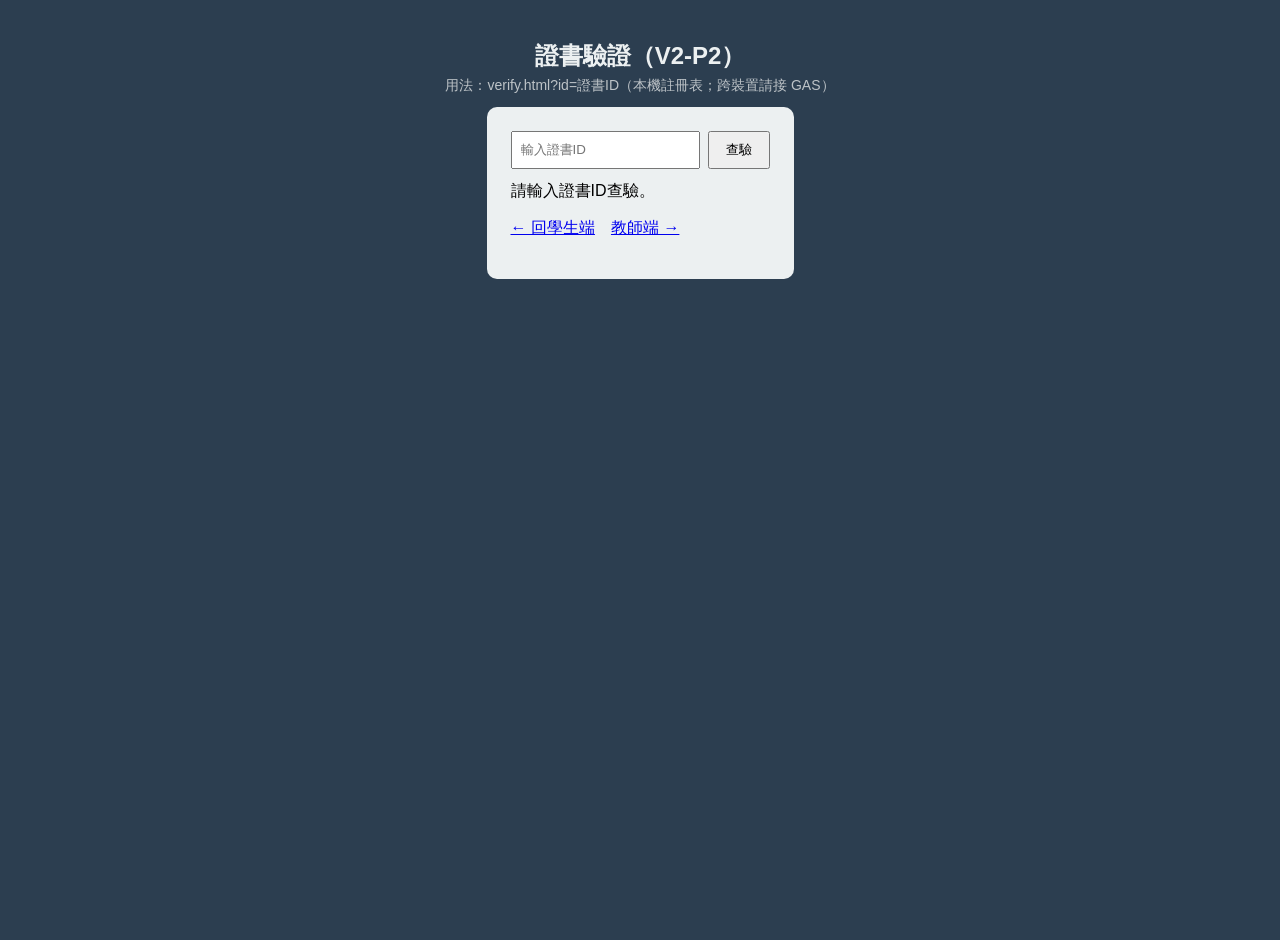
<file: verify.html>
<!DOCTYPE html>
<html lang="zh-TW">
<head>
    <meta charset="UTF-8">
    <meta name="viewport" content="width=device-width, initial-scale=1">
    <title>證書驗證（V2-P2）</title>
    <link rel="stylesheet" href="css/style.css">
</head>
<body>
    <h2>證書驗證（V2-P2）</h2>
    <div class="status-bar"><span>用法：verify.html?id=證書ID（本機註冊表；跨裝置請接 GAS）</span></div>
    <div style="max-width:640px;background:#ecf0f1;border-radius:10px;padding:24px;">
        <div style="display:flex;gap:8px;margin-bottom:12px;">
            <input id="vid" placeholder="輸入證書ID" style="flex:1;padding:8px;">
            <button onclick="VRF.check()" style="padding:8px 16px;cursor:pointer;">查驗</button>
        </div>
        <div id="vmsg">請輸入證書ID查驗。</div>
        <p><a href="index.html">← 回學生端</a>　<a href="teacher.html">教師端 →</a></p>
    </div>
    <script>
        window.VRF = (function () {
            function find(id) {
                try {
                    var list = JSON.parse(localStorage.getItem('ntc-cert-v1') || '[]');
                    for (var i = 0; i < list.length; i++) if (list[i].certId === id) return list[i];
                } catch (e) {}
                return null;
            }
            function esc(s) { return String(s == null ? '' : s).replace(/&/g, '&amp;').replace(/</g, '&lt;'); }
            function mask(s) {
                s = String(s == null ? '' : s);
                return s.length > 1 ? s.slice(0, 1) + '＊＊' : '＊';
            }
            function check() {
                var id = (document.getElementById('vid').value || '').trim();
                var box = document.getElementById('vmsg');
                if (!id) { box.textContent = '請輸入證書ID'; return; }
                var c = find(id);
                if (!c) { box.innerHTML = '❌ 查無此證書（本機無核發紀錄）'; return; }
                box.innerHTML = '找到本機核發紀錄（尚未經雲端查驗）<br>證書ID：' + esc(mask(c.certId)) + '<br>學生：' + esc(mask(c.cls)) + '（座號 ' + esc(mask(c.seat)) + '）<br>' +
                    '單元：' + esc((c.units || []).join('、')) + '　最佳總分：' + esc(c.best) + '<br>核發：' + esc(c.teacher) + '（' + esc(c.at) + '）<br>驗證碼：' + esc(String(c.hash).slice(0, 12));
            }
            var q = null;
            try { q = new URLSearchParams(location.search).get('id'); } catch (e) {}
            if (q) { document.getElementById('vid').value = q; check(); }
            return { check: check };
        })();
    </script>
</body>
</html>
</file>
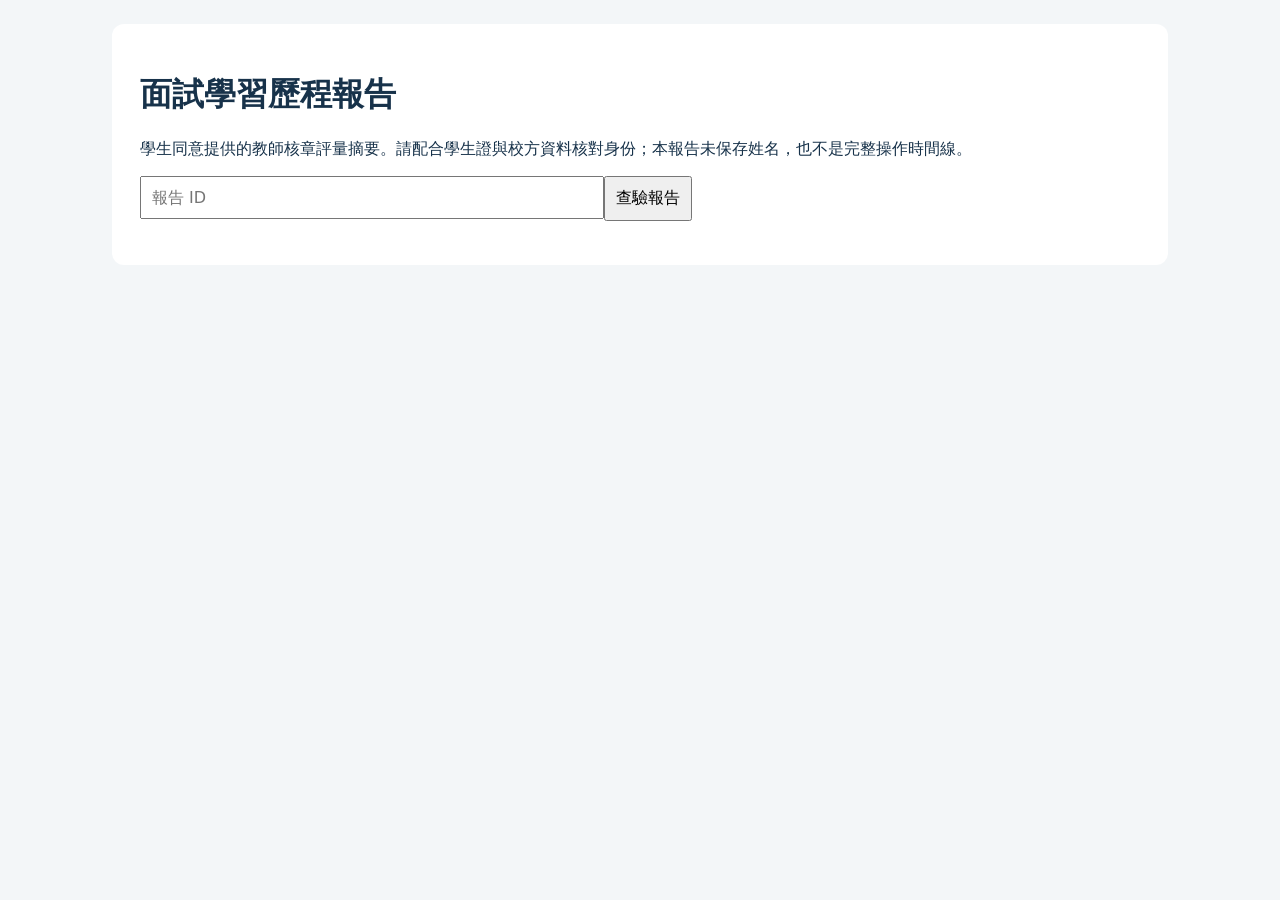
<file: gas/InterviewReport.html>
<!DOCTYPE html><html lang="zh-TW"><head><meta charset="UTF-8"><meta name="viewport" content="width=device-width,initial-scale=1"><title>面試學習歷程報告</title><style>body{font:16px system-ui,sans-serif;color:#17324a;background:#f3f6f8;margin:24px}main{max-width:1000px;margin:auto;background:white;padding:28px;border-radius:12px}input,button{font:inherit;padding:10px}input{max-width:90%;width:440px}table{border-collapse:collapse;width:100%}td,th{border:1px solid #ccd5df;padding:10px;text-align:left;vertical-align:top}.wrap{overflow:auto}dd{margin:0 0 12px}dt{color:#526579}small{display:block;margin-top:20px} @media print{body{background:white;margin:0}main{padding:0}form,button,#status{display:none}tr{break-inside:avoid}}[hidden]{display:none!important}</style></head><body><main><h1>面試學習歷程報告</h1><p>學生同意提供的教師核章評量摘要。請配合學生證與校方資料核對身份；本報告未保存姓名，也不是完整操作時間線。</p><form id="lookup"><input id="reportId" aria-label="報告 ID" placeholder="報告 ID"><button>查驗報告</button></form><p id="status" role="status"></p><section id="report" hidden><h2>雲端簽章有效</h2><dl id="facts"></dl><div class="wrap"><table><thead><tr><th>單元／題目</th><th>初評</th><th>調整後</th><th>評量分項</th><th>核章時間</th></tr></thead><tbody id="records"></tbody></table></div><small>分項為提交時的評量資料；調整後成績包含教師調分。連結持有者可於有效期限內查看，請僅提供給預定面試者。簽章確認報告內容，持證者身份須另外核對。</small><button id="printBtn" type="button">列印／另存 PDF</button></section></main><script>
'use strict';
const $=id=>document.getElementById(id);
$('reportId').value=new URL(location.href).searchParams.get('id')||'';
function date(value){const d=new Date(value);return Number.isNaN(d.getTime())?'—':d.toLocaleString('zh-TW');}
$('lookup').onsubmit=event=>{event.preventDefault();$('report').hidden=true;$('status').textContent='查驗中…';google.script.run.withFailureHandler(()=>{$('status').textContent='暫時無法查驗，請稍後再試。';}).withSuccessHandler(result=>{if(!result||!result.valid){$('status').textContent='報告不存在、已到期或簽章不符。';return;}const r=result.report;$('facts').replaceChildren();[['報告 ID',r.reportId],['班級／座號',r.cls+'／'+r.seat],['學期',r.semester],['核發時間',date(r.issuedAt)],['有效期限',date(r.expiresAt)]].forEach(([key,value])=>{const dt=document.createElement('dt'),dd=document.createElement('dd');dt.textContent=key;dd.textContent=value;$('facts').append(dt,dd);});$('records').replaceChildren();r.records.forEach(item=>{const tr=document.createElement('tr');[({horn:'喇叭',start:'起動'}[item.unit]||item.unit)+'／'+(item.task||'—'),item.initialScore,item.finalScore,Object.entries(item.parts||{}).map(([key,value])=>key+'：'+value).join('；')||'未提供分項',date(item.approvedAt)].forEach(value=>{const td=document.createElement('td');td.textContent=value;tr.append(td);});$('records').append(tr);});$('report').hidden=false;$('status').textContent='查驗通過。';}).verifyInterviewReport($('reportId').value.trim());};
$('printBtn').onclick=()=>window.print();
if($('reportId').value)$('lookup').requestSubmit();
</script></body></html>
</file>
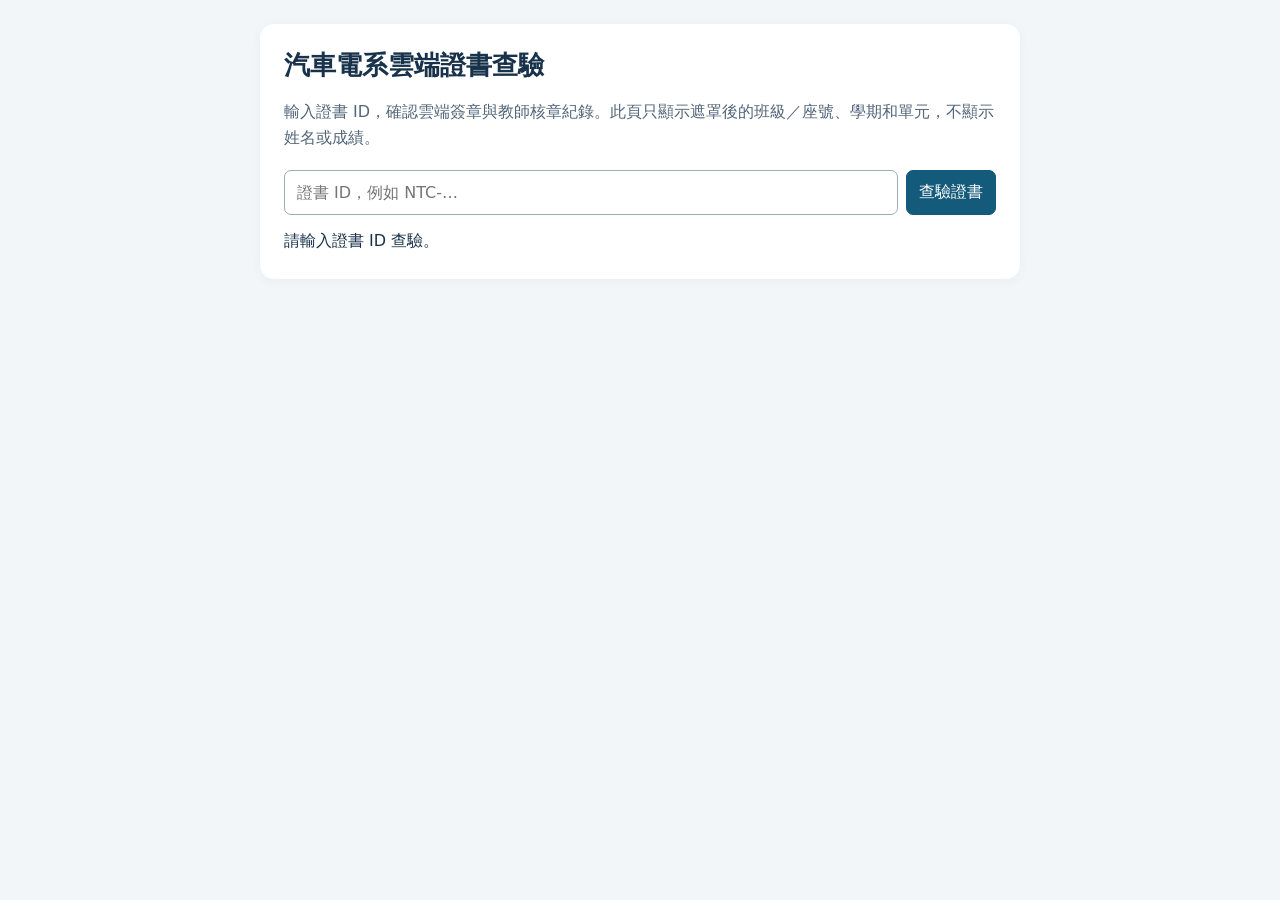
<file: gas/StudentVerify.html>
<!DOCTYPE html><html lang="zh-TW"><head><base target="_top"><meta charset="UTF-8"><meta name="viewport" content="width=device-width, initial-scale=1">
<title>汽車電系雲端證書查驗</title>
<style>
:root{color-scheme:light;font-family:system-ui,"Noto Sans TC",sans-serif;color:#17324a;background:#f3f6f8}*{box-sizing:border-box}body{margin:0;padding:24px 16px}.page{max-width:760px;margin:0 auto}header,section{background:#fff;border-radius:14px;padding:24px;margin-bottom:18px;box-shadow:0 2px 12px #17324a0b}h1{font-size:1.65rem;margin:0 0 8px}h2{font-size:1.35rem;margin:0 0 18px}.muted{color:#526579;line-height:1.65}form{display:flex;gap:8px;flex-wrap:wrap;margin-top:18px}input,button{font:inherit;padding:11px 12px;border:1px solid #9baebe;border-radius:7px}input{flex:1;min-width:240px}button{background:#145a7a;color:white;border-color:#145a7a;cursor:pointer}button:disabled{opacity:.55;cursor:wait}.status{margin:16px 0 0;min-height:1.5em}.certificate{border:2px solid #d1a94f;background:linear-gradient(135deg,#fff,#fffdf5);padding:28px;border-radius:12px}.certificate[hidden],#printBtn[hidden]{display:none}.valid{color:#17663a;font-weight:700}.cert-id{overflow-wrap:anywhere;background:#f2f5f7;padding:10px;border-radius:6px}.facts{display:grid;grid-template-columns:140px 1fr;gap:10px;margin:22px 0}.facts dt{color:#526579}.facts dd{margin:0;font-weight:600}.privacy{font-size:.9rem;color:#526579;border-top:1px solid #dce3e8;padding-top:14px}.print-row{text-align:right;margin-top:12px}
@media(max-width:520px){body{padding:12px 10px}header,section{padding:18px}.facts{grid-template-columns:1fr;gap:4px}.facts dd{margin-bottom:10px}}
@media print{body{background:#fff;padding:0}.page{max-width:none}header,form,.status,.print-row{display:none!important}section{box-shadow:none;margin:0;padding:0}.certificate{display:block!important;border:2px solid #d1a94f;padding:36px;min-height:420px}}
</style></head><body><main class="page">
<header><h1>汽車電系雲端證書查驗</h1><p class="muted">輸入證書 ID，確認雲端簽章與教師核章紀錄。此頁只顯示遮罩後的班級／座號、學期和單元，不顯示姓名或成績。</p>
<form id="verifyForm"><input id="certId" aria-label="證書 ID" placeholder="證書 ID，例如 NTC-…" autocomplete="off" autocapitalize="off" spellcheck="false" value="<?= certificateId ?>"><button id="verifyBtn" type="submit">查驗證書</button></form><p class="status" id="status" role="status" aria-live="polite">請輸入證書 ID 查驗。</p></header>
<section id="certificate" class="certificate" hidden aria-live="polite"><div class="valid">✓ 雲端簽章有效</div><h2>汽車電系學習紀錄證書</h2><p class="muted">此證書所列紀錄已由教師核章。</p><dl class="facts"><dt>證書 ID</dt><dd id="outId" class="cert-id"></dd><dt>班級代號</dt><dd id="outClass"></dd><dt>座號</dt><dd id="outSeat"></dd><dt>學期</dt><dd id="outSemester"></dd><dt>已核章單元</dt><dd id="outUnits"></dd><dt>核發日期</dt><dd id="outDate"></dd></dl><p class="privacy">查驗資料由雲端簽章確認。證書頁不包含學生姓名、分數或教師帳號。</p><div class="print-row"><button id="printBtn" type="button" hidden>列印／另存 PDF</button></div></section>
</main><script>
'use strict';
const $=id=>document.getElementById(id);
if(!$('certId').value||$('certId').value.charAt(0)==='<'){try{$('certId').value=new URL(window.location.href).searchParams.get('id')||'';}catch(e){}}
function showInvalid(){ $('certificate').hidden=true;$('printBtn').hidden=true;$('status').textContent='查無有效證書或簽章不符，請確認證書 ID。'; }
$('verifyForm').addEventListener('submit',event=>{
  event.preventDefault();const id=$('certId').value.trim();$('certificate').hidden=true;$('printBtn').hidden=true;
  if(!id){$('status').textContent='請輸入證書 ID。';return;}
  $('verifyBtn').disabled=true;$('status').textContent='查驗中…';
  google.script.run.withFailureHandler(()=>{$('verifyBtn').disabled=false;$('status').textContent='目前無法完成查驗，請稍後再試。';})
    .withSuccessHandler(result=>{
      $('verifyBtn').disabled=false;
      if(!result||result.valid!==true){showInvalid();return;}
      const labels={horn:'喇叭',start:'起動'};
      $('outId').textContent=result.certId||id;$('outClass').textContent=result.cls||'已遮罩';$('outSeat').textContent=result.seat||'已遮罩';
      $('outSemester').textContent=result.semester||'';$('outUnits').textContent=(result.units||[]).map(unit=>labels[unit]||'').filter(Boolean).join('、')||'—';
      const date=result.at?new Date(result.at):null;$('outDate').textContent=date&&!Number.isNaN(date.getTime())?date.toLocaleDateString('zh-TW'):'—';
      $('certificate').hidden=false;$('printBtn').hidden=false;$('status').textContent='查驗通過。';
    }).verifyStudentCertificate(id);
});
$('printBtn').addEventListener('click',()=>window.print());
</script></body></html>
</file>
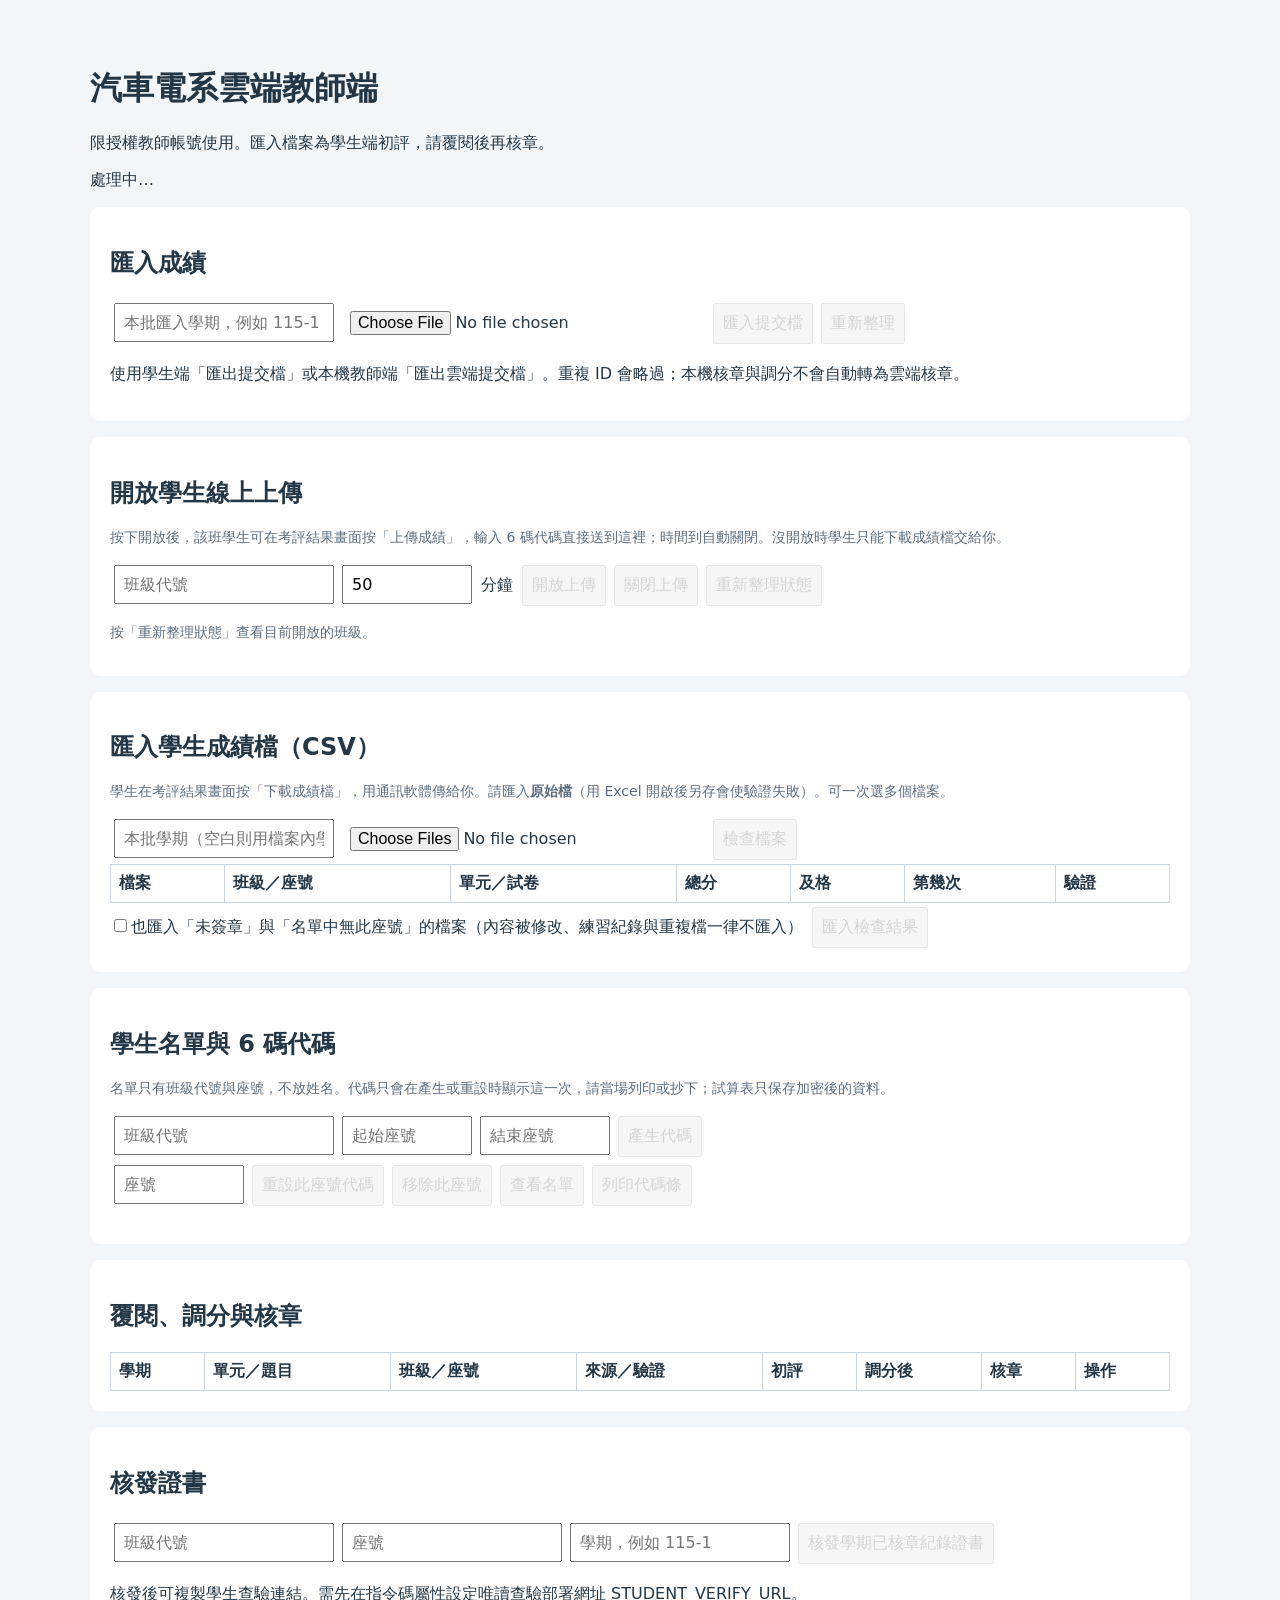
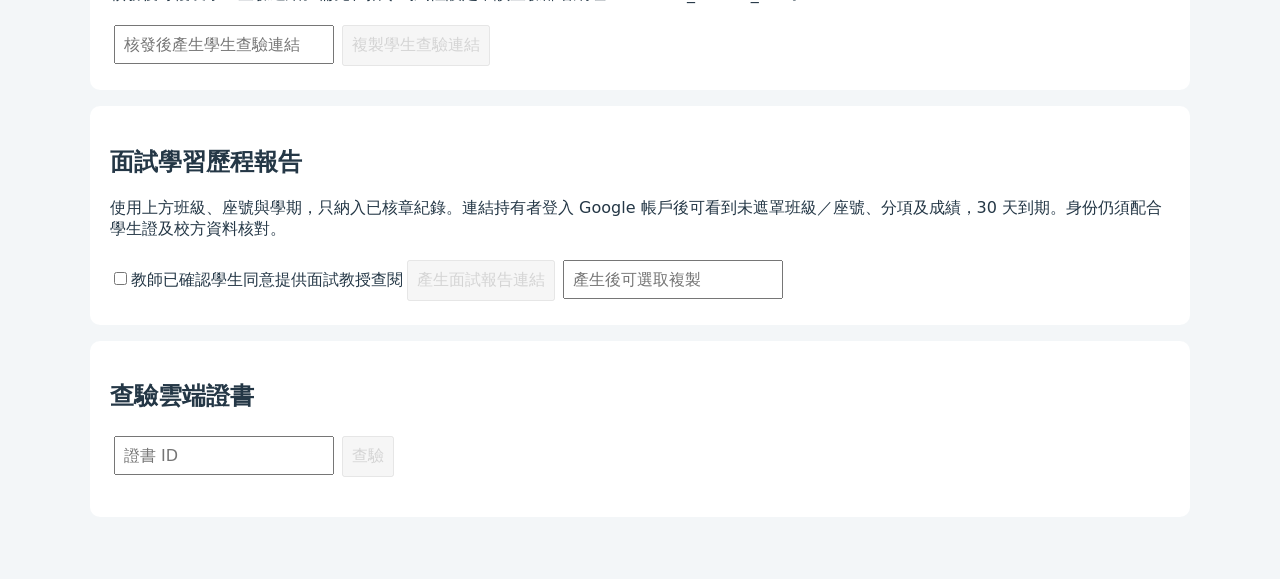
<file: gas/Teacher.html>
<!DOCTYPE html><html lang="zh-TW"><head><base target="_top"><meta charset="UTF-8"><meta name="viewport" content="width=device-width, initial-scale=1">
<style>body{font:16px system-ui,sans-serif;max-width:1100px;margin:30px auto;padding:16px;color:#243746;background:#f3f6f8}section{background:white;padding:20px;margin:16px 0;border-radius:10px}button,input{font:inherit;padding:8px;margin:4px}table{border-collapse:collapse;width:100%}th,td{padding:8px;border:1px solid #ccd5df;text-align:left}#status{white-space:pre-wrap} .table-wrap{overflow:auto}button:disabled{opacity:.5}.hint{color:#5d6d7e;font-size:14px}.ok{color:#1e8449}.warn{color:#b9770e}.bad{color:#c0392b}#slips{display:grid;grid-template-columns:repeat(3,1fr);gap:8px;margin-top:12px}.slip{border:1px dashed #7f8c8d;padding:10px;border-radius:6px;break-inside:avoid}.slip b{font-size:22px;letter-spacing:3px;font-family:ui-monospace,Consolas,monospace}@media print{body.print-slips>*:not(#slipSection){display:none!important}body.print-slips #slipSection>*:not(#slips){display:none!important}body.print-slips{background:white;margin:0;max-width:none}}</style></head>
<body><h1>汽車電系雲端教師端</h1><p>限授權教師帳號使用。匯入檔案為學生端初評，請覆閱後再核章。</p><p id="status" role="status">正在讀取…</p>
<section><h2>匯入成績</h2><input id="importSemester" placeholder="本批匯入學期，例如 115-1"><input id="file" type="file" accept=".json,application/json"><button id="importBtn">匯入提交檔</button><button id="refresh">重新整理</button><p>使用學生端「匯出提交檔」或本機教師端「匯出雲端提交檔」。重複 ID 會略過；本機核章與調分不會自動轉為雲端核章。</p></section>
<section><h2>開放學生線上上傳</h2>
<p class="hint">按下開放後，該班學生可在考評結果畫面按「上傳成績」，輸入 6 碼代碼直接送到這裡；時間到自動關閉。沒開放時學生只能下載成績檔交給你。</p>
<input id="upCls" placeholder="班級代號"><input id="upMin" type="number" min="5" max="240" value="50" style="width:110px"> 分鐘
<button id="upOpen">開放上傳</button><button id="upClose">關閉上傳</button><button id="upRefresh">重新整理狀態</button>
<p id="upInfo" class="hint">按「重新整理狀態」查看目前開放的班級。</p></section>
<section><h2>匯入學生成績檔（CSV）</h2>
<p class="hint">學生在考評結果畫面按「下載成績檔」，用通訊軟體傳給你。請匯入<strong>原始檔</strong>（用 Excel 開啟後另存會使驗證失敗）。可一次選多個檔案。</p>
<input id="csvSemester" placeholder="本批學期（空白則用檔案內學期）"><input id="csvFiles" type="file" accept=".csv,text/csv" multiple><button id="csvPreview">檢查檔案</button>
<div class="table-wrap"><table><thead><tr><th>檔案</th><th>班級／座號</th><th>單元／試卷</th><th>總分</th><th>及格</th><th>第幾次</th><th>驗證</th></tr></thead><tbody id="csvRows"></tbody></table></div>
<label><input type="checkbox" id="csvIncludeUnverified">也匯入「未簽章」與「名單中無此座號」的檔案（內容被修改、練習紀錄與重複檔一律不匯入）</label>
<button id="csvImport" disabled>匯入檢查結果</button></section>
<section id="slipSection"><h2>學生名單與 6 碼代碼</h2>
<p class="hint">名單只有班級代號與座號，不放姓名。代碼只會在產生或重設時顯示這一次，請當場列印或抄下；試算表只保存加密後的資料。</p>
<input id="rosterCls" placeholder="班級代號"><input id="rosterFrom" type="number" min="1" max="999" placeholder="起始座號" style="width:110px"><input id="rosterTo" type="number" min="1" max="999" placeholder="結束座號" style="width:110px"><button id="rosterCreate">產生代碼</button>
<br><input id="resetSeat" type="number" min="1" max="999" placeholder="座號" style="width:110px"><button id="rosterReset">重設此座號代碼</button><button id="rosterRemove">移除此座號</button><button id="rosterList">查看名單</button><button id="printSlips" disabled>列印代碼條</button>
<p id="rosterInfo" class="hint"></p><div id="slips"></div></section>
<section><h2>覆閱、調分與核章</h2><div class="table-wrap"><table><thead><tr><th>學期</th><th>單元／題目</th><th>班級／座號</th><th>來源／驗證</th><th>初評</th><th>調分後</th><th>核章</th><th>操作</th></tr></thead><tbody id="rows"></tbody></table></div></section>
<section><h2>核發證書</h2><input id="cls" placeholder="班級代號"><input id="seat" placeholder="座號"><input id="semester" placeholder="學期，例如 115-1"><button id="issue">核發學期已核章紀錄證書</button><p>核發後可複製學生查驗連結。需先在指令碼屬性設定唯讀查驗部署網址 STUDENT_VERIFY_URL。</p><input id="studentLink" aria-label="學生查驗連結" placeholder="核發後產生學生查驗連結" readonly><button id="copyStudentLink" type="button" disabled>複製學生查驗連結</button></section>
<section><h2>面試學習歷程報告</h2><p>使用上方班級、座號與學期，只納入已核章紀錄。連結持有者登入 Google 帳戶後可看到未遮罩班級／座號、分項及成績，30 天到期。身份仍須配合學生證及校方資料核對。</p><label><input type="checkbox" id="reportConsent">教師已確認學生同意提供面試教授查閱</label><button id="issueReport">產生面試報告連結</button><input id="reportLink" aria-label="面試報告連結" readonly placeholder="產生後可選取複製"></section>
<section><h2>查驗雲端證書</h2><input id="certId" placeholder="證書 ID"><button id="verify">查驗</button><p id="verification"></p></section>
<script>
'use strict';
const $=id=>document.getElementById(id);let busy=false;
function setBusy(value){busy=value;document.querySelectorAll('button').forEach(b=>b.disabled=value||(b.id==='copyStudentLink'&&!$('studentLink').value));}
function rpc(method,args,onSuccess){if(busy)return;setBusy(true);$('status').textContent='處理中…';google.script.run.withFailureHandler(e=>{setBusy(false);$('status').textContent='未完成：'+e.message;}).withSuccessHandler(result=>{setBusy(false);$('status').textContent='已完成';onSuccess(result);})[method](...args);}
function render(rows){$('rows').replaceChildren();rows.forEach(r=>{const tr=document.createElement('tr');const total=Math.max(0,Math.min(100,r.summary.score+((r.adjust&&r.adjust.delta)||0)));[r.semester,r.unit+' / '+r.faultConfigId,r.cls+' / '+r.seat,verifyText(r),r.summary.score,total,r.approved?'已核章':'待覆閱'].forEach(v=>{const td=document.createElement('td');td.textContent=String(v);tr.append(td);});const actions=document.createElement('td');if(!r.approved){const adjust=document.createElement('button');adjust.textContent='調分';adjust.onclick=()=>{const input=prompt('調分（-10～+10 整數）','0');if(input===null)return;const note=prompt('調分說明');if(!note)return;rpc('adjustRecord',[r.recordId,Number(input),note],reload);};const approve=document.createElement('button');approve.textContent='覆閱並核章';approve.onclick=()=>rpc('approveRecord',[r.recordId],reload);actions.append(adjust,approve);}tr.append(actions);$('rows').append(tr);});}
function reload(){rpc('listRecords',[],render);}
$('refresh').onclick=reload;
$('importBtn').onclick=async()=>{const file=$('file').files[0];if(!file){$('status').textContent='請選擇提交檔';return;}if(file.size>1000000){$('status').textContent='檔案不得超過 1 MB';return;}try{const text=await file.text();rpc('importRecords',[text,$('importSemester').value.trim()],result=>{rpc('listRecords',[],rows=>{render(rows);$('status').textContent='已匯入 '+result.imported+' 筆，略過重複 '+result.duplicates+' 筆';});});}catch(e){$('status').textContent='讀取失敗：'+e.message;}};
$('issue').onclick=()=>{ $('studentLink').value='';$('copyStudentLink').disabled=true;rpc('issueCertificate',[$('cls').value.trim(),$('seat').value.trim(),$('semester').value.trim()],cert=>{$('certId').value=cert.certId;$('status').textContent='已核發：'+cert.certId;rpc('getStudentVerifyUrl',[],base=>{if(!base){$('status').textContent='已核發：'+cert.certId+'；尚未設定 STUDENT_VERIFY_URL，暫無學生查驗連結。';return;}$('studentLink').value=base+'?page=verify&id='+encodeURIComponent(cert.certId);$('copyStudentLink').disabled=false;$('status').textContent='證書已核發，學生查驗連結已產生。';});});};
$('verify').onclick=()=>rpc('verifyCertificate',[$('certId').value.trim()],result=>{$('verification').textContent=result.valid?'雲端查驗通過：'+result.cls+'／座號 '+result.seat+'／'+result.semester:'查無有效證書或簽章不符';});
$('copyStudentLink').onclick=async()=>{const link=$('studentLink').value;if(!link)return;try{await navigator.clipboard.writeText(link);$('status').textContent='學生查驗連結已複製。';}catch(e){$('studentLink').focus();$('studentLink').select();const ok=document.execCommand('copy');$('status').textContent=ok?'學生查驗連結已複製。':'請手動複製欄位中的學生查驗連結。';}};
$('issueReport').onclick=()=>{if(!$('reportConsent').checked){$('status').textContent='請先確認學生同意。';return;}$('reportLink').value='';rpc('issueInterviewReport',[$('cls').value.trim(),$('seat').value.trim(),$('semester').value.trim(),true],report=>{rpc('getStudentVerifyUrl',[],base=>{if(!base){$('status').textContent='報告已產生，但尚未設定 STUDENT_VERIFY_URL。';return;}$('reportLink').value=base+'?page=interview&id='+encodeURIComponent(report.reportId);$('reportConsent').checked=false;$('status').textContent='報告連結已產生，30 天後到期；請選取連結複製給學生。';});});};
function showUpload(list){$('upInfo').textContent=list.length?'開放中：'+list.map(x=>x.cls+'（剩 '+x.minutesLeft+' 分鐘）').join('、'):'目前沒有開放上傳的班級。';}
$('upOpen').onclick=()=>rpc('openUpload',[$('upCls').value.trim(),Number($('upMin').value)],showUpload);
$('upClose').onclick=()=>rpc('closeUpload',[$('upCls').value.trim()],showUpload);
$('upRefresh').onclick=()=>rpc('uploadStatus',[],showUpload);
const VERIFY_TEXT={readableEdited:'⚠️ 可讀欄位被修改',ok:'✅ 驗證通過',unsigned:'❔ 未簽章',noRoster:'❔ 名單無此座號',tampered:'⚠️ 內容被修改'};
function verifyText(r){if(r.source==='upload')return '線上上傳 ✅'+(r.attempt?'（第'+r.attempt+'次）':'');if(r.source!=='csv')return 'JSON 提交檔';return 'CSV '+(VERIFY_TEXT[r.verify]||r.verify||'')+(r.attempt?'（第'+r.attempt+'次）':'');}
function statusClass(s){return s==='ok'?'ok':(s==='tampered'||s==='invalid'||s==='readableEdited')?'bad':'warn';}
let csvPayload=null;
async function readCsvFiles(){const list=Array.from($('csvFiles').files);if(!list.length)throw new Error('請選擇成績檔');if(list.length>100)throw new Error('一次最多 100 個檔案');
  return Promise.all(list.map(async f=>{if(f.size>100000)throw new Error(f.name+' 超過 100 KB');return {name:f.name,text:await f.text()};}));}
function renderCsv(items){$('csvRows').replaceChildren();items.forEach(it=>{const tr=document.createElement('tr');
  [it.file,(it.cls||'')+' / '+(it.seat||''),(it.unit||'')+' / '+(it.paper||''),it.score??'',it.pass===undefined?'':(it.pass?'通過':'未通過'),it.attempt??'',it.label+(it.message?'：'+it.message:'')].forEach((v,i)=>{const td=document.createElement('td');td.textContent=String(v);if(i===6)td.className=statusClass(it.status);tr.append(td);});
  $('csvRows').append(tr);});}
$('csvPreview').onclick=async()=>{try{csvPayload=await readCsvFiles();}catch(e){$('status').textContent=e.message;return;}
  rpc('previewCsv',[csvPayload,$('csvSemester').value.trim()],items=>{renderCsv(items);$('csvImport').disabled=false;
    const c={};items.forEach(i=>c[i.label]=(c[i.label]||0)+1);$('status').textContent='檢查完成：'+Object.keys(c).map(k=>k+' '+c[k]+' 筆').join('、');});};
$('csvImport').onclick=()=>{if(!csvPayload){$('status').textContent='請先檢查檔案';return;}
  rpc('importCsv',[csvPayload,$('csvSemester').value.trim(),$('csvIncludeUnverified').checked],res=>{csvPayload=null;$('csvImport').disabled=true;$('csvRows').replaceChildren();$('csvFiles').value='';
    rpc('listRecords',[],rows=>{render(rows);$('status').textContent='已匯入 '+res.imported+' 筆。';});});};
function showSlips(list,title){$('slips').replaceChildren();list.forEach(c=>{const d=document.createElement('div');d.className='slip';
  d.innerHTML='汽車電系考評　成績檔代碼<br>班級：<span></span>　座號：<span></span><br><b></b><br><small>交成績檔時輸入，請勿借給他人</small>';
  const spans=d.querySelectorAll('span');spans[0].textContent=c.cls;spans[1].textContent=c.seat;d.querySelector('b').textContent=c.code;$('slips').append(d);});
  $('printSlips').disabled=!list.length;$('rosterInfo').textContent=title;}
$('rosterCreate').onclick=()=>rpc('createRoster',[$('rosterCls').value.trim(),Number($('rosterFrom').value),Number($('rosterTo').value)],res=>{
  showSlips(res.created,'新產生 '+res.created.length+' 位代碼'+(res.skipped.length?'；已有代碼而略過的座號：'+res.skipped.join('、')+'（需要新代碼請用「重設」）':'')+'。離開本頁後代碼不會再顯示。');});
$('rosterReset').onclick=()=>{const seat=$('resetSeat').value.trim();if(!seat){$('status').textContent='請輸入要重設的座號';return;}
  if(!confirm('重設後舊代碼立即失效，確定重設 '+$('rosterCls').value.trim()+' '+seat+' 號？'))return;
  rpc('resetCode',[$('rosterCls').value.trim(),seat],c=>showSlips([c],'已重設 '+c.cls+' '+c.seat+' 號的代碼，舊代碼已失效。'));};
$('rosterRemove').onclick=()=>{const cls=$('rosterCls').value.trim(),seat=$('resetSeat').value.trim();if(!cls||!seat){$('status').textContent='請輸入班級代號與座號';return;}
  if(!confirm('確定從名單移除 '+cls+' '+seat+' 號？代碼會立即失效，已匯入的成績會保留。'))return;
  rpc('removeRosterSeat',[cls,seat],r=>{$('slips').replaceChildren();$('printSlips').disabled=true;$('rosterInfo').textContent='已移除 '+r.cls+' '+r.seat+' 號，成績紀錄保留。';});};
$('rosterList').onclick=()=>rpc('listRoster',[$('rosterCls').value.trim()],list=>{$('slips').replaceChildren();$('printSlips').disabled=true;
  $('rosterInfo').textContent=list.length?'名單共 '+list.length+' 位：'+list.map(x=>x.seat+(x.resetAt?'（已重設）':'')).join('、')+'。代碼不會再顯示，忘記請重設。':'這個班級尚未建立名單。';});
$('printSlips').onclick=()=>{document.body.classList.add('print-slips');window.print();setTimeout(()=>document.body.classList.remove('print-slips'),500);};
reload();
</script></body></html>
</file>
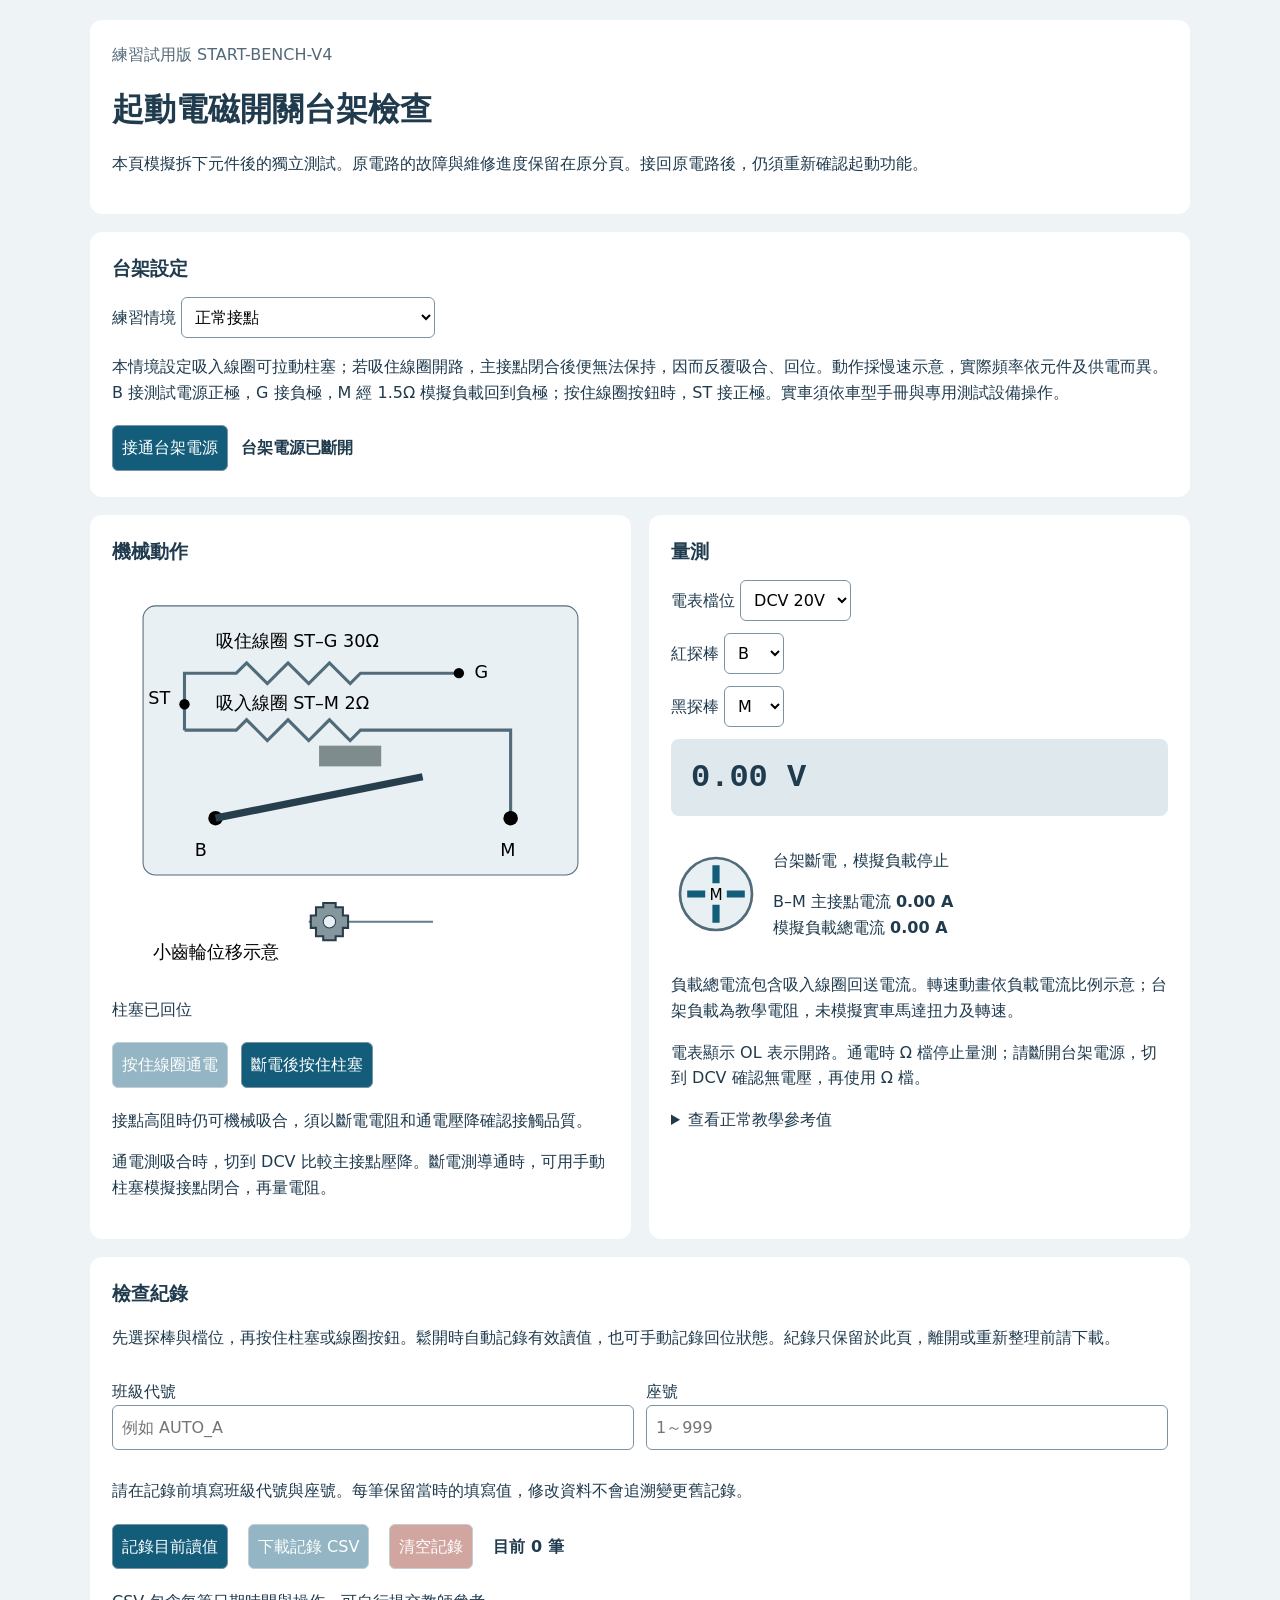
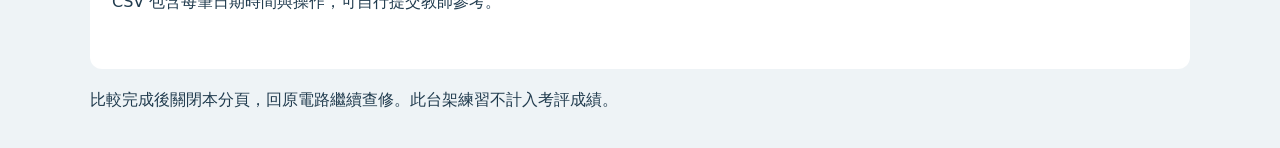
<file: units/start/bench.html>
<!DOCTYPE html>
<html lang="zh-TW">
<head>
<meta charset="UTF-8">
<meta name="viewport" content="width=device-width, initial-scale=1">
<title>起動電磁開關台架練習</title>
<link rel="stylesheet" href="./bench.css">
</head>
<body>
<main>
<header><p class="version">練習試用版 START-BENCH-V4</p><h1>起動電磁開關台架檢查</h1>
<p>本頁模擬拆下元件後的獨立測試。原電路的故障與維修進度保留在原分頁。接回原電路後，仍須重新確認起動功能。</p></header>
<section aria-labelledby="setupHeading"><h2 id="setupHeading">台架設定</h2>
<label>練習情境 <select id="scenario"><option value="normal">正常接點</option><option value="fail">B–M 接點不導通</option><option value="high_resistance">B–M 接點接觸不良／電阻過大</option><option value="hold_open">吸住線圈開路／無法保持</option></select></label>
<p>本情境設定吸入線圈可拉動柱塞；若吸住線圈開路，主接點閉合後便無法保持，因而反覆吸合、回位。動作採慢速示意，實際頻率依元件及供電而異。B 接測試電源正極，G 接負極，M 經 1.5Ω 模擬負載回到負極；按住線圈按鈕時，ST 接正極。實車須依車型手冊與專用測試設備操作。</p>
<button id="power" type="button" aria-pressed="false">接通台架電源</button>
<strong id="powerState">台架電源已斷開</strong>
</section>
<div class="columns">
<section aria-labelledby="mechanicalHeading"><h2 id="mechanicalHeading">機械動作</h2>
<svg viewBox="0 0 480 380" role="img" aria-labelledby="diagramTitle">
<title id="diagramTitle">起動電磁開關的 B、M 主接點與 ST、G 線圈端子</title>
<rect x="30" y="25" width="420" height="260" rx="12" fill="#e9f0f3" stroke="#526b7a"/>
<text id="holdLabel" x="100" y="65">吸住線圈 ST–G 30Ω</text>
<path d="M70 145V90H120l10 -10 20 20 20 -20 20 20 20 -20 20 20 10 -10H335" fill="none" stroke="#526b7a" stroke-width="3"/><circle cx="70" cy="120" r="5"/><circle cx="335" cy="90" r="5"/>
<text x="100" y="125">吸入線圈 ST–M 2Ω</text>
<path d="M70 145H120l10 -10 20 20 20 -20 20 20 20 -20 20 20 10 -10H310" fill="none" stroke="#526b7a" stroke-width="3"/>
<text x="35" y="120">ST</text><text x="350" y="95">G</text>
<path d="M310 145H385V230" fill="none" stroke="#526b7a" stroke-width="3"/>
<circle cx="100" cy="230" r="7"/><circle cx="385" cy="230" r="7"/>
<path id="contact" d="M100 230L300 190" stroke="#273e4d" stroke-width="7"/>
<text x="80" y="267">B</text><text x="375" y="267">M</text>
<rect id="plunger" x="200" y="160" width="60" height="20" fill="#7f8c8d"/>
<path d="M190 330H310" stroke="#607d8b" stroke-width="2"/>
<g id="pinion" transform="translate(210 330)">
<path d="M-18 -6H-13V-14H-6V-18H6V-14H13V-6H18V6H13V14H6V18H-6V14H-13V6H-18Z" fill="#85969c" stroke="#273e4d" stroke-width="2"/>
<circle r="6" fill="#e9f0f3" stroke="#273e4d"/>
</g>
<text x="40" y="365">小齒輪位移示意</text>
</svg>
<p id="motion" role="status">柱塞已回位</p>
<button id="coil" type="button" disabled>按住線圈通電</button>
<button id="manual" type="button">斷電後按住柱塞</button>
<p>接點高阻時仍可機械吸合，須以斷電電阻和通電壓降確認接觸品質。</p><p>通電測吸合時，切到 DCV 比較主接點壓降。斷電測導通時，可用手動柱塞模擬接點閉合，再量電阻。</p>
</section>
<section aria-labelledby="measurementHeading"><h2 id="measurementHeading">量測</h2>
<label>電表檔位 <select id="mode"><option value="voltage">DCV 20V</option><option value="resistance">200Ω</option></select></label>
<label>紅探棒 <select id="red"><option>B</option><option>M</option><option>ST</option><option>G</option></select></label>
<label>黑探棒 <select id="black"><option>M</option><option>B</option><option>ST</option><option>G</option></select></label>
<output id="reading" aria-label="電表讀值">0.00 V</output>
<p id="warning" role="alert" hidden></p>
<div class="load-panel">
<svg viewBox="0 0 100 100" role="img" aria-labelledby="motorTitle"><title id="motorTitle">模擬負載驅動動作</title>
<circle cx="50" cy="50" r="40" fill="#e9f0f3" stroke="#526b7a" stroke-width="3"/>
<g id="motorRotor"><path d="M50 18V38M50 62V82M18 50H38M62 50H82" stroke="#135d7b" stroke-width="8"/></g>
<text x="50" y="57" text-anchor="middle" font-size="22">M</text></svg>
<div><p id="loadStatus" role="status">台架斷電，模擬負載停止</p>
<p>B–M 主接點電流 <strong id="contactCurrent">0.00 A</strong><br>模擬負載總電流 <strong id="loadCurrent">0.00 A</strong></p></div>
</div>
<p>負載總電流包含吸入線圈回送電流。轉速動畫依負載電流比例示意；台架負載為教學電阻，未模擬實車馬達扭力及轉速。</p>
<p>電表顯示 OL 表示開路。通電時 Ω 檔停止量測；請斷開台架電源，切到 DCV 確認無電壓，再使用 Ω 檔。</p>
<details><summary>查看正常教學參考值</summary>
<table><thead><tr><th>條件</th><th>B–M 正常值</th></tr></thead><tbody>
<tr><td>斷電，柱塞回位</td><td>OL</td></tr>
<tr><td>斷電，手動按住柱塞</td><td>約 0.01Ω</td></tr>
<tr><td>通電，按住線圈，主接點穩定閉合</td><td>壓降約 0.08V</td></tr>
<tr><td>接點高阻，斷電手動按住柱塞</td><td>3.0Ω（故障情境教學設定）</td></tr>
<tr><td>接點高阻，通電按住線圈</td><td>B–M 約5.33V；M–G 約6.67V</td></tr>
</tbody></table>
<p>正常接點設0.01Ω，高阻接點設3Ω，電源12V、負載1.5Ω、吸入線圈2Ω；電壓與電流依同一組參數計算。正常負載總電流約7.95A，高阻時約4.44A。皆為本台架教學設定，實車依車型手冊。</p><p>吸住線圈開路時，斷電量 ST–G 應為 OL；正常約30Ω。吸入線圈 ST–M 正常約2Ω。斷開電源後，外接台架負載自動隔離，便於檢查元件本體。皆為本模擬器教學值。</p><p>觀察到斷續吸合後，先確認供電與接線，再斷電量 ST–G。只有動作現象，還不足以確定吸住線圈開路。</p></details>
</section>
</div>
<section><h2>檢查紀錄</h2><p>先選探棒與檔位，再按住柱塞或線圈按鈕。鬆開時自動記錄有效讀值，也可手動記錄回位狀態。紀錄只保留於此頁，離開或重新整理前請下載。</p>
<div class="record-identity">
<label>班級代號 <input id="recordClass" maxlength="30" autocomplete="off" placeholder="例如 AUTO_A"></label>
<label>座號 <input id="recordSeat" maxlength="3" inputmode="numeric" autocomplete="off" placeholder="1～999"></label>
</div>
<p>請在記錄前填寫班級代號與座號。每筆保留當時的填寫值，修改資料不會追溯變更舊記錄。</p>
<div class="record-actions">
<button id="record" type="button">記錄目前讀值</button>
<button id="downloadRecords" type="button" disabled>下載記錄 CSV</button>
<button id="clearRecords" type="button" disabled>清空記錄</button>
<strong id="recordCount">目前 0 筆</strong>
</div>
<p id="recordStatus" role="status">CSV 包含每筆日期時間與操作，可自行提交教師參考。</p>
<ol id="records" aria-live="polite"></ol>
</section>
<footer><p>比較完成後關閉本分頁，回原電路繼續查修。此台架練習不計入考評成績。</p></footer>
</main>
<script src="./bench.js"></script>
</body>
</html>
</file>
<file: css/style.css>
/* V2-P0: extracted from V52 single-file, no visual changes */

/* V2.1 線束斷點視覺＋分組 radio 故障面板 */
.break-gap { fill: #ffffff; stroke: #c0392b; stroke-width: 1; stroke-dasharray: 2,2; }
.break-stub { stroke: #b87333; stroke-width: 3; stroke-linecap: round; }
.break-x { font-size: 12px; fill: #c0392b; font-weight: bold; }
.break-x-sm { font-size: 10px; }
.break-x-badge { font-size: 11px; }
#faultPanel .fgroup { margin-top: 10px; }
#faultPanel .fgroup h4 { margin: 8px 0 4px; font-size: 14px; color: #f1c40f; border-bottom: 1px solid #566573; padding-bottom: 2px; }
#faultPanel .fpick { display: block; font-size: 14px; padding: 6px 4px; margin: 0; cursor: pointer; border-radius: 4px; }
#faultPanel .fpick:hover { background: #34495e; }
#faultPanel .fpick input { margin-right: 6px; width: 16px; height: 16px; vertical-align: middle; }
#faultClearBtn { width: 100%; margin-top: 12px; padding: 8px; border: none; border-radius: 5px; background: #95a5a6; color: #fff; font-family: "Microsoft JhengHei"; font-size: 14px; cursor: pointer; }
#faultClearBtn:hover { background: #7f8c8d; }

        body {
            font-family: "Microsoft JhengHei", sans-serif;
            background-color: #2c3e50;
            margin: 0; padding: 20px;
            display: flex; flex-direction: column; align-items: center;
            min-height: 100vh; /* 改為 min-height 確保內容多時能延伸 */
            user-select: none;
        }
        h2 { color: #ecf0f1; margin-bottom: 5px; }
        .status-bar { color: #bdc3c7; font-size: 14px; margin-bottom: 10px; height: 20px; display: flex; gap: 20px;}
        .student-info { color: #f1c40f; font-weight: bold; }
        .mode-indicator { font-weight: bold; padding: 2px 8px; border-radius: 4px; }
        .mode-practice { background: #3498db; color: white; }
        .mode-exam { background: #e74c3c; color: white; }

        .main-layout { display: flex; gap: 20px; background-color: #ecf0f1; padding: 20px; border-radius: 10px; box-shadow: 0 10px 20px rgba(0,0,0,0.3); position: relative; }
        .circuit-area { position: relative; background-color: white; border: 2px solid #bdc3c7; border-radius: 8px; }
        .meter-area { position: relative; width: 300px; height: 600px; background-color: #34495e; border-radius: 8px; border: 2px solid #2c3e50; }
        svg { overflow: visible; }

        /* Footer V52 新增樣式 */
        .footer {
            margin-top: 25px;
            text-align: center;
            color: #95a5a6;
            font-size: 14px;
            line-height: 1.6;
            width: 100%;
            padding-bottom: 20px;
        }
        .footer .version {
            font-weight: bold;
            color: #bdc3c7;
            font-size: 16px;
        }

        /* Modal Styles */
        .modal-overlay { position: fixed; top: 0; left: 0; width: 100%; height: 100%; background: rgba(0, 0, 0, 0.85); display: flex; justify-content: center; align-items: center; z-index: 1000; backdrop-filter: blur(5px); }
        .modal-box { background: white; padding: 30px; border-radius: 10px; width: 450px; text-align: center; box-shadow: 0 10px 25px rgba(0,0,0,0.5); box-sizing: border-box; max-width: calc(100vw - 24px); max-height: calc(100vh - 24px); max-height: calc(100dvh - 24px); overflow-y: auto; }
        .modal-box h2 { color: #2c3e50; margin-top: 0; margin-bottom: 20px; }

        .mode-selection-btns { display: flex; flex-direction: column; gap: 15px; }
        .btn-mode { padding: 15px; font-size: 18px; border-radius: 8px; border: none; cursor: pointer; font-weight: bold; color: white; transition: transform 0.1s; }
        .btn-mode:active { transform: scale(0.98); }
        .btn-practice { background-color: #3498db; }
        .btn-practice:hover { background-color: #2980b9; }
        .btn-exam { background-color: #e74c3c; }
        .btn-exam:hover { background-color: #c0392b; }

        .form-group { margin-bottom: 15px; text-align: left; }
        .form-group label { display: block; margin-bottom: 5px; font-weight: bold; color: #34495e; }
        .form-group input, .form-group select { width: 100%; padding: 10px; border: 1px solid #bdc3c7; border-radius: 5px; font-size: 16px; box-sizing: border-box; }
        .btn-primary { background-color: #27ae60; color: white; border: none; padding: 12px 24px; font-size: 16px; border-radius: 5px; cursor: pointer; width: 100%; transition: background 0.2s; }
        .btn-primary:hover { background-color: #219150; }
        .btn-back { background: transparent; border: none; color: #7f8c8d; cursor: pointer; margin-top: 10px; text-decoration: underline; }

        .radio-group { text-align: left; margin: 20px 0; max-height: 300px; overflow-y: auto; }
        /* 複合題同時有故障與證據兩個清單：依螢幕高度縮小，讓「確認送出」不必捲動也看得到 */
        #quizMulti .radio-group { margin: 10px 0; max-height: min(300px, 26vh); }
        .radio-item { margin-bottom: 10px; padding: 10px; border: 1px solid #ecf0f1; border-radius: 5px; cursor: pointer; transition: background 0.2s; }
        .radio-item:hover { background-color: #f7f9f9; }
        .radio-item label { cursor: pointer; width: 100%; display: block; }
        .result-success { color: #27ae60; font-size: 24px; font-weight: bold; }
        .result-fail { color: #c0392b; font-size: 24px; font-weight: bold; }

        .controls-container { position: absolute; bottom: 15px; right: 15px; display: flex; gap: 10px; z-index: 100; }
        .action-btn { padding: 10px 16px; color: white; border: none; border-radius: 5px; font-family: "Microsoft JhengHei"; font-size: 14px; cursor: pointer; box-shadow: 0 2px 5px rgba(0,0,0,0.2); transition: background-color 0.2s; }
        .btn-fault { background-color: #3498db; } .btn-fault:hover { background-color: #2980b9; }
        .btn-submit { background-color: #27ae60; } .btn-submit:hover { background-color: #219150; }
        .btn-switch { background-color: #8e44ad; } .btn-switch:hover { background-color: #732d91; }
        .btn-guide { background-color: #e67e22; } .btn-guide:hover { background-color: #d35400; }

        .start-controls { position: static; margin: 15px; flex-wrap: wrap; }
        .start-controls .clear-btn, .start-controls .del-btn { position: static; }
        .clear-btn { position: absolute; bottom: 15px; left: 15px; padding: 8px 16px; background-color: #e74c3c; color: white; border: none; border-radius: 5px; cursor: pointer; box-shadow: 0 2px 5px rgba(0,0,0,0.2); z-index: 100; }
        .del-btn { position: absolute; bottom: 15px; left: 125px; padding: 8px 16px; background-color: #e67e22; color: white; border: none; border-radius: 5px; cursor: pointer; box-shadow: 0 2px 5px rgba(0,0,0,0.2); z-index: 100; font-family: "Microsoft JhengHei"; font-size: 14px; }
        .del-btn:hover { background-color: #d35400; }
        .iso-btn { position: absolute; bottom: 60px; left: 15px; padding: 8px 16px; background-color: #34495e; color: white; border: none; border-radius: 5px; cursor: pointer; box-shadow: 0 2px 5px rgba(0,0,0,0.2); z-index: 100; font-family: "Microsoft JhengHei"; font-size: 14px; }
        .iso-btn.isolated { background-color: #b9770e; }
        .del-btn.active-del { background-color: #c0392b; }
        #circuitSvg.delete-mode .wire { cursor: pointer; }
        #circuitSvg.delete-mode .wire:hover { stroke: #e74c3c; stroke-width: 5; }
        #circuitSvg.delete-mode .conn-point { cursor: not-allowed; }
        /* P1 觸控：SVG 內拖曳不觸發捲動/縮放手勢 */
        #circuitSvg, #meterSvg { touch-action: none; }
        /* 起動單元：控制列＋電磁開關刀片＋小齒輪 */
        .control-bar { display: flex; align-items: center; justify-content: center; flex-wrap: wrap; gap: 6px; background: #ecf0f1; border-radius: 8px; padding: 8px 14px; margin-bottom: 10px; font-size: 14px; color: #2c3e50; }
        .ctl-btn { padding: 6px 12px; border: 1px solid #7f8c8d; border-radius: 5px; background: #fff; cursor: pointer; font-family: "Microsoft JhengHei"; font-size: 14px; }
        .ctl-btn:hover { background: #d5dbdb; }
        .ctl-btn.active { background: #1a5276; color: #fff; border-color: #1a5276; font-weight: bold; }
        #igStBtn.active { background: #c0392b; border-color: #c0392b; }
        .sol-box { fill: #d9ead3; stroke: #000; stroke-width: 2; }
        .mot-box { fill: #cfe2f3; stroke: #000; stroke-width: 2; }
        .sol-blade { stroke: #000; stroke-width: 2; transition: all 0.15s; transform-box: fill-box; transform-origin: 0% 100%; }
        .sol-on .sol-blade { transform: rotate(25deg); stroke: #28a745; }
        .sol-blade.flowing { stroke: #ff5722; stroke-width: 3; }
        /* 馬達運轉振動 */
        @keyframes motVibe { 0%,100% { transform: translate(0,0); } 25% { transform: translate(1.5px,-1px); } 50% { transform: translate(-1.5px,1px); } 75% { transform: translate(1px,1.5px); } }
        .mot-vibe { animation: motVibe 0.16s linear infinite; transform-box: fill-box; transform-origin: center; }
        /* 故障面板關閉鈕 */
        .fp-close { float: right; background: none; border: none; color: #fff; font-size: 16px; cursor: pointer; line-height: 1; }
        /* P1 OEM 浮動線路圖 */
        .btn-oem { background-color: #1a5276; } .btn-oem:hover { background-color: #154360; }
        .btn-repair { background-color: #d35400; } .btn-repair:hover { background-color: #a04000; }
        .repair-item { margin-bottom: 8px; }
        #oemFloat { position: absolute; top: 20px; right: 20px; width: 380px; background: #fff; border: 2px solid #1a5276; border-radius: 8px; box-shadow: 0 5px 15px rgba(0,0,0,0.4); z-index: 150; }
        #oemHead { display: flex; justify-content: space-between; align-items: center; background: #1a5276; color: #fff; font-weight: bold; font-size: 14px; padding: 6px 10px; border-radius: 6px 6px 0 0; cursor: move; user-select: none; }
        #oemHead button { margin-left: 4px; border: none; border-radius: 4px; background: #2e86c1; color: #fff; font-size: 12px; padding: 2px 7px; cursor: pointer; }
        #oemHead button:hover { background: #1a5276; }
        #oemHead .oem-tab.active { background: #f1c40f; color: #1a5276; }
        #oemBody { padding: 8px; background: #fff; border-radius: 0 0 6px 6px; }
        #oemTabDiagram img { width: 100%; display: block; }
        table.oem-values { width: 100%; border-collapse: collapse; font-size: 13px; }
        table.oem-values th, table.oem-values td { border: 1px solid #bdc3c7; padding: 5px 7px; text-align: left; }
        table.oem-values th { background: #1a5276; color: #fff; }

        /* 故障面板 (左側) */
        #faultPanel { position: absolute; top: 20px; left: -250px; width: 230px; background: #2c3e50; color: white; padding: 15px; border-radius: 8px; box-shadow: 0 5px 15px rgba(0, 0, 0, 0.4); transition: left 0.3s; z-index: 200; max-height: 80vh; overflow-y: auto; display: none; }
        #faultPanel.visible { left: 20px; display: block; }
        #faultPanel h3 { margin-top: 0; font-size: 16px; color: #f1c40f; }
        #faultPanel label { display: block; margin-top: 10px; font-size: 14px; }
        #faultPanel select { width: 100%; padding: 5px; margin-top: 3px; border-radius: 4px; }

        .result-actions { display: flex; gap: 10px; margin-top: 20px; }
        .btn-upload { background-color: #8e44ad; color: white; flex: 1; border: none; padding: 10px; border-radius: 5px; cursor: pointer; }
        .btn-cloud { background-color: #1e8449; color: white; flex: 1; border: none; padding: 10px; border-radius: 5px; cursor: pointer; }
        .btn-download { background-color: #2c3e50; color: white; flex: 1; border: none; padding: 10px; border-radius: 5px; cursor: pointer; }
        .btn-restart { background-color: #95a5a6; color: white; flex: 1; border: none; padding: 10px; border-radius: 5px; cursor: pointer; }

        .hidden { display: none !important; }

        /* SVG & Meter Styles */
        .component-body { fill: #fff; stroke: #000; stroke-width: 2; }
        .component-internal { fill: none; stroke: #000; stroke-width: 2; pointer-events: none; transition: stroke 0.3s; }
        .fusible-link-wire { fill: none; stroke: #000; stroke-width: 4; pointer-events: none; transition: stroke 0.3s; }
        .relay-coil-path { fill: none; stroke: #000; stroke-width: 2; transition: stroke 0.2s; }
        .relay-switch-path { fill: none; stroke: #000; stroke-width: 2; transition: stroke 0.2s; }
        .relay-switch-blade { stroke: #000; stroke-width: 2; transition: all 0.1s; transform-origin: 40px 80px; }
        .relay-active .relay-coil-path { stroke: #007bff; stroke-width: 3; }
        .relay-active .relay-switch-blade { transform: rotate(15deg); stroke: #28a745; }
        @keyframes wireFlow { to { stroke-dashoffset: -15; } }
        @keyframes componentFlow { to { stroke-dashoffset: -12; } }
        .wire { fill: none; stroke: #d32f2f; stroke-width: 3; stroke-linecap: round; stroke-linejoin: round; pointer-events: stroke; transition: stroke 0.3s; }
        .wire.flowing { stroke: #ff5722; stroke-dasharray: 10, 5; animation: wireFlow 0.5s linear infinite; stroke-width: 4; }
        .component-internal.flowing, .fusible-link-wire.flowing, .relay-switch-path.flowing, .relay-coil-path.flowing { stroke: #ff5722; stroke-width: 3; stroke-dasharray: 8, 4; animation: componentFlow 0.5s linear infinite; }
        .relay-coil-path.flowing { stroke: #ff5722; stroke-dasharray: none; animation: none; }
        .wire-preview { fill: none; stroke: #ff9800; stroke-width: 2; stroke-dasharray: 5,5; pointer-events: none; }
        .wifi-signal { display: none; } .honking .wifi-signal { display: block; }
        .wifi-arc { fill: none; stroke: #ff9800; stroke-width: 3; stroke-linecap: round; opacity: 0.2; }
        .honking .wifi-arc { animation: wifi-blink 0.6s infinite ease-in-out; }
        .honking .arc1 { animation-delay: 0s; } .honking .arc2 { animation-delay: 0.15s; } .honking .arc3 { animation-delay: 0.3s; }
        @keyframes wifi-blink { 0% {opacity:0.2; stroke-width:3;} 50% {opacity:1; stroke-width:4; stroke:#ff5722;} 100% {opacity:0.2; stroke-width:3;} }
        .conn-point { fill: #fff; stroke: #007bff; stroke-width: 2; cursor: pointer; transition: all 0.1s; }
        .conn-point:hover { fill: #007bff; r: 7; }
        .conn-point.active { fill: #28a745; stroke: #28a745; r: 7; }
        .conn-point.probing { fill: #e74c3c !important; stroke: #c0392b !important; r: 8; }
        .btn-pressed .btn-plunger { transform: translateY(5px); transition: transform 0.1s; }
        #btn-hitbox { cursor: pointer; }
        .meter-body { fill: #f1c40f; stroke: #f39c12; stroke-width: 3; rx: 15; } .meter-face-plate { fill: #222; } .meter-screen { fill: #bdc3c7; stroke: #7f8c8d; stroke-width: 2; } .meter-text { font-family: 'Courier New', monospace; font-weight: bold; fill: #2c3e50; } .scale-tick { fill: #f1c40f; } .scale-label { font-size: 10px; fill: #ecf0f1; text-anchor: middle; font-weight: bold; cursor: pointer; transition: fill 0.2s; } .scale-label:hover { fill: #f39c12; } .scale-group { cursor: pointer; } .meter-knob-body { fill: #111; stroke: #333; stroke-width: 1; } .meter-knob-indicator { fill: #ecf0f1; } .meter-knob-grip { fill: none; stroke: #333; stroke-width: 2; } .meter-jack { fill: #ecf0f1; stroke: #95a5a6; stroke-width: 2; } .meter-jack-inner { fill: #34495e; } .probe-wire { fill: none; stroke-width: 4; stroke-linecap: round; pointer-events: none; } .probe-plug { cursor: grab; transition: transform 0.1s; } .probe-plug:active { cursor: grabbing; } .probe-tip { cursor: grab; transition: transform 0.1s linear; transform-origin: 0 0; } .probe-tip:active { cursor: grabbing; }

/* 平板／小螢幕：避免固定寬度配線區被置中裁切。 */
@media (max-width: 1200px) {
    body { box-sizing: border-box; padding: 12px; }
    .main-layout { box-sizing: border-box; flex-direction: column; align-items: center; width: min(100%, 844px); padding: 12px; }
    .circuit-area { box-sizing: border-box; width: 100%; padding: 10px; display: flex; flex-wrap: wrap; gap: 10px; align-items: center; }
    #circuitSvg { display: block; flex: 0 0 100%; width: 100%; height: auto; }
    .controls-container { position: static; flex-wrap: wrap; gap: 8px; }
    .clear-btn, .del-btn, .iso-btn { position: static; }
    .meter-area { flex: 0 0 auto; }
    .status-bar { height: auto; min-height: 20px; max-width: 100%; flex-wrap: wrap; justify-content: center; gap: 8px; }
    .control-bar { box-sizing: border-box; max-width: 100%; }
    .modal-box { box-sizing: border-box; max-width: calc(100vw - 24px); max-height: calc(100dvh - 24px); overflow: auto; padding: 20px; }
    #oemFloat { box-sizing: border-box; max-width: calc(100% - 24px); right: 12px; }
    .t-wrap { box-sizing: border-box; max-width: 100%; overflow-x: auto; }
}

.meter-safety { max-width: 1100px; padding: 12px; margin: 0 auto 12px; border: 2px solid #c0392b; border-radius: 6px; background: #fff3e0; color: #8b220f; }
.ctl-btn:disabled { opacity: .5; cursor: not-allowed; }

.flowing.flow-reverse { animation-direction: reverse; }

#repairGuide { margin: 12px 15px; padding: 12px; line-height: 1.6; color: #203b4e; background: #edf6fb; border-left: 4px solid #24749a; overflow-wrap: anywhere; }
@media (max-width: 1200px) { #repairGuide { flex: 1 1 100%; margin: 0; } }
</file>
<file: units/start/bench.css>
:root{font-family:system-ui,"Microsoft JhengHei",sans-serif;color:#203b4e;background:#eef3f6;line-height:1.6}
*{box-sizing:border-box}body{margin:0;padding:20px}main{max-width:1100px;margin:auto}
header,section{background:white;padding:22px;border-radius:12px;margin-bottom:18px}
h1,h2{margin:0 0 12px}h2{font-size:1.2rem}.version{color:#546978;margin-top:0}
.columns{display:grid;grid-template-columns:1fr 1fr;gap:18px}
label{display:block;margin:12px 0}button,select{font:inherit;padding:9px;border-radius:6px;border:1px solid #7a93a3}
button{background:#135d7b;color:white;cursor:pointer;margin:4px 8px 4px 0;touch-action:none}
button:disabled{opacity:.45;cursor:not-allowed}select{background:white;max-width:100%}
svg{width:100%;height:auto}svg text{font-size:17px}
output{display:block;background:#dfe9ed;padding:20px;border-radius:8px;font:700 2rem ui-monospace,monospace}
#warning{color:#9d281b;background:#fff2e7;padding:12px;border:2px solid #b74522}
table{width:100%;border-collapse:collapse}th,td{border:1px solid #bdcbd2;padding:8px;text-align:left}
button:focus-visible,select:focus-visible,summary:focus-visible{outline:3px solid #e5a600;outline-offset:3px}
@keyframes benchMotorRotation{to{transform:rotate(360deg)}}
#motorRotor{transform-origin:50px 50px}
#motorRotor.rotating{animation:benchMotorRotation 1s linear infinite}
.load-panel{display:flex;align-items:center;gap:12px;margin-top:16px}
.load-panel svg{width:90px;flex-shrink:0}
@media(max-width:700px){body{padding:12px}.columns{grid-template-columns:1fr}header,section{padding:16px}}

.record-identity,.record-actions{display:flex;align-items:center;gap:12px;flex-wrap:wrap}
.record-identity label{flex:1;min-width:160px}
.record-identity input{display:block;font:inherit;width:100%;padding:9px;border:1px solid #7a93a3;border-radius:6px}
#clearRecords{background:#9b3c2f}
#records{max-height:26rem;overflow:auto;overflow-wrap:anywhere}
#recordStatus{min-height:1.6em}
</file>
